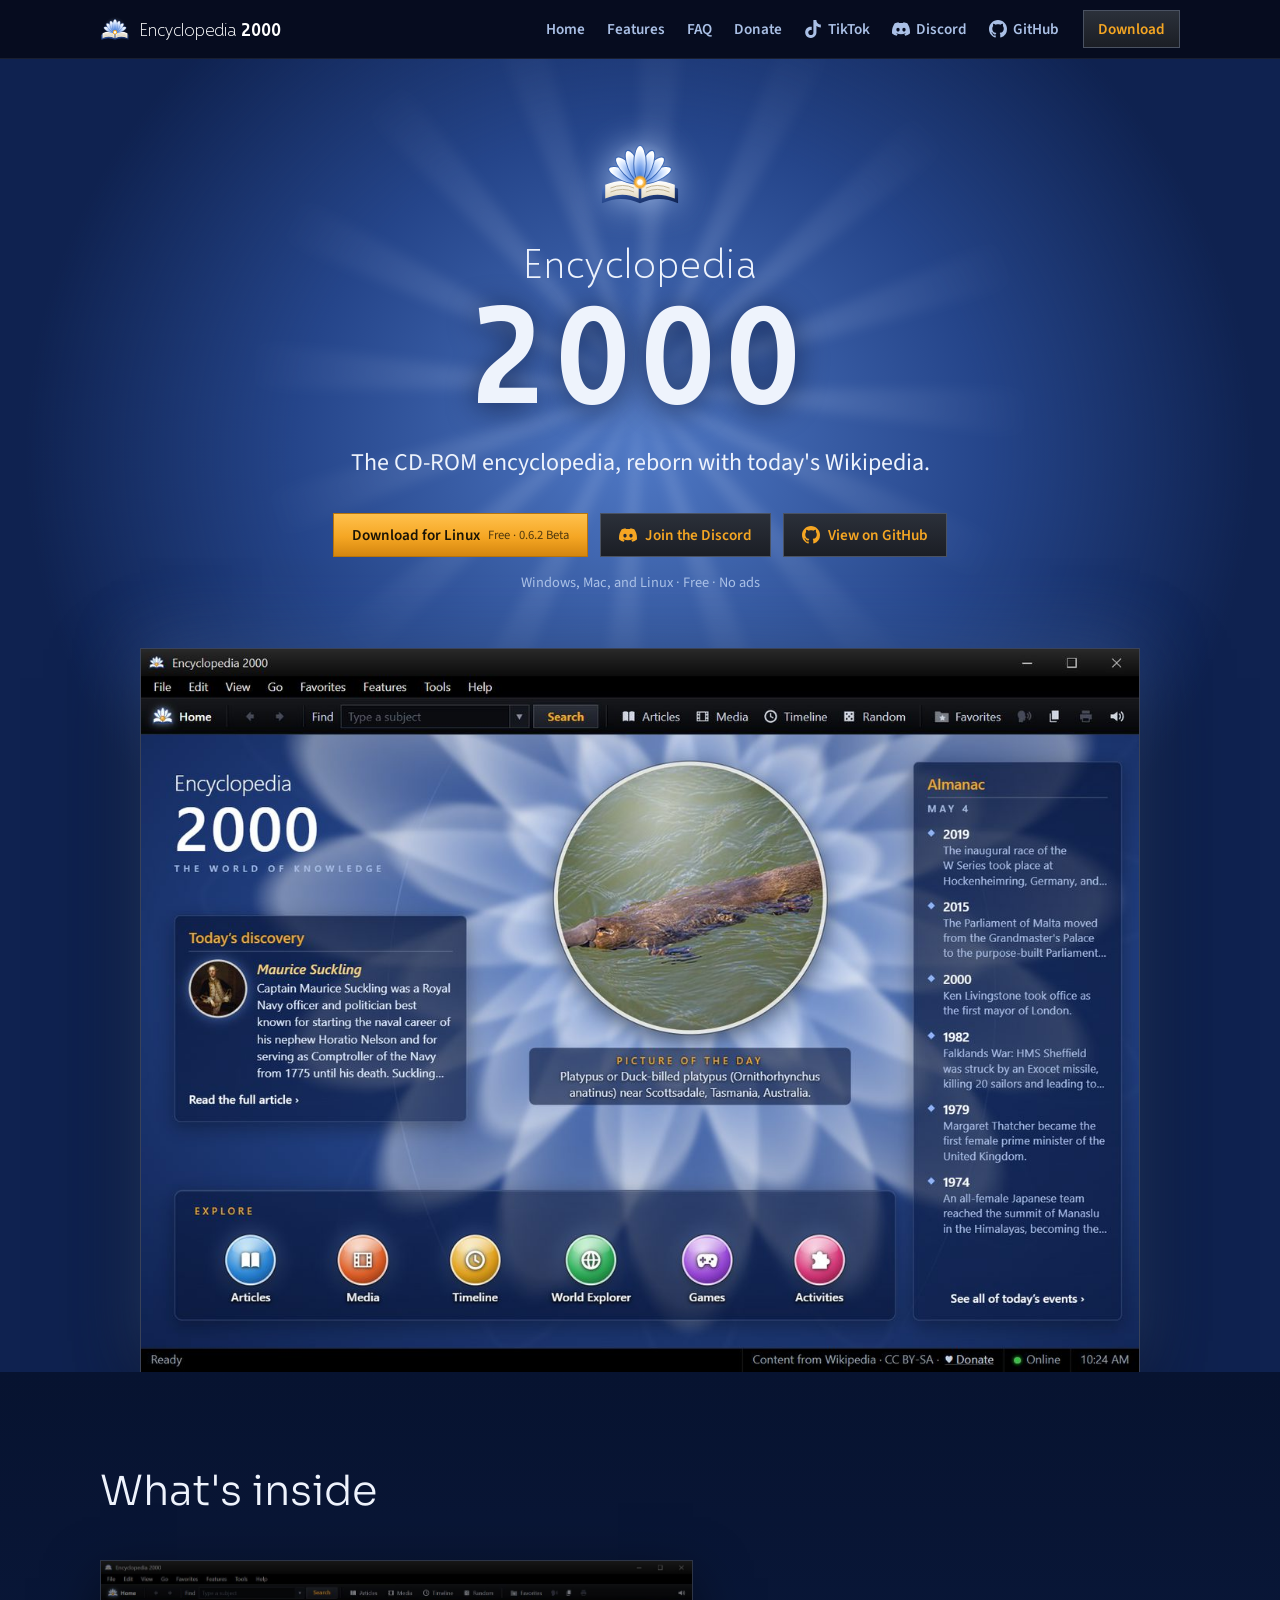
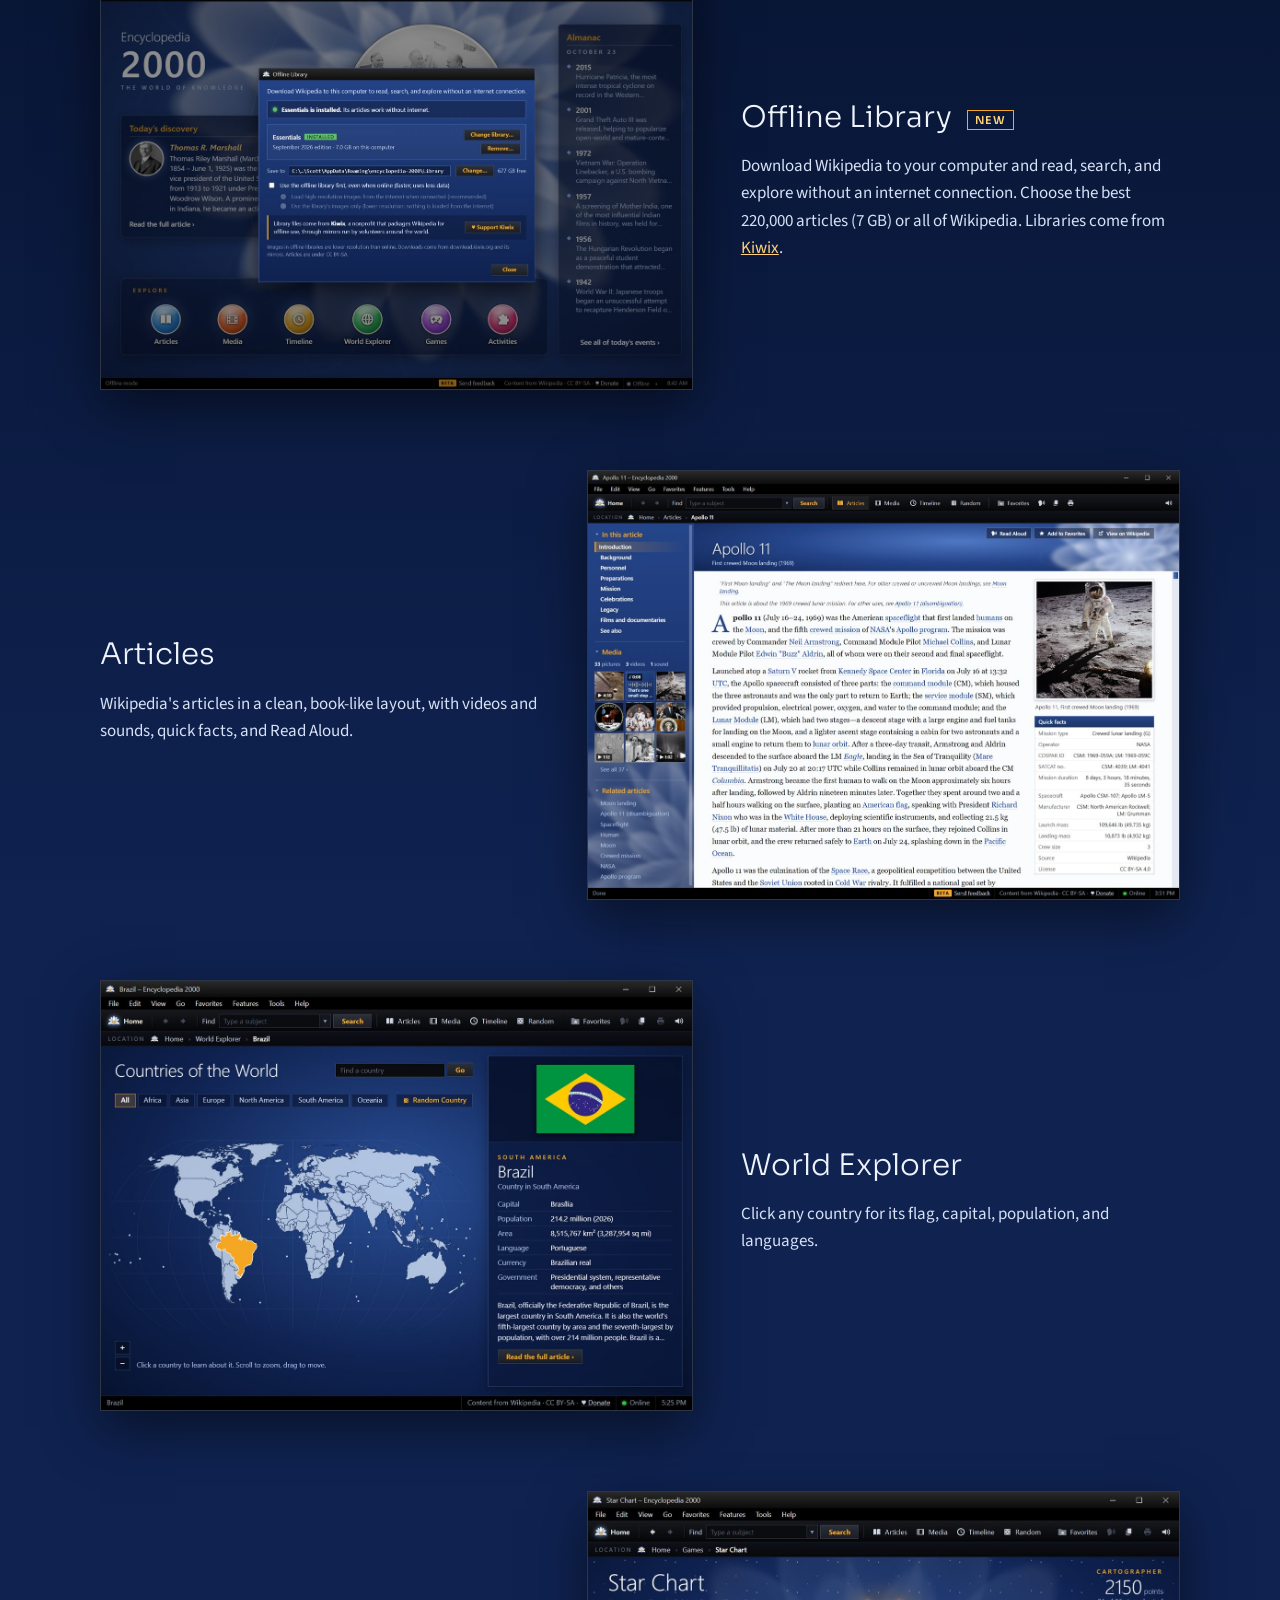
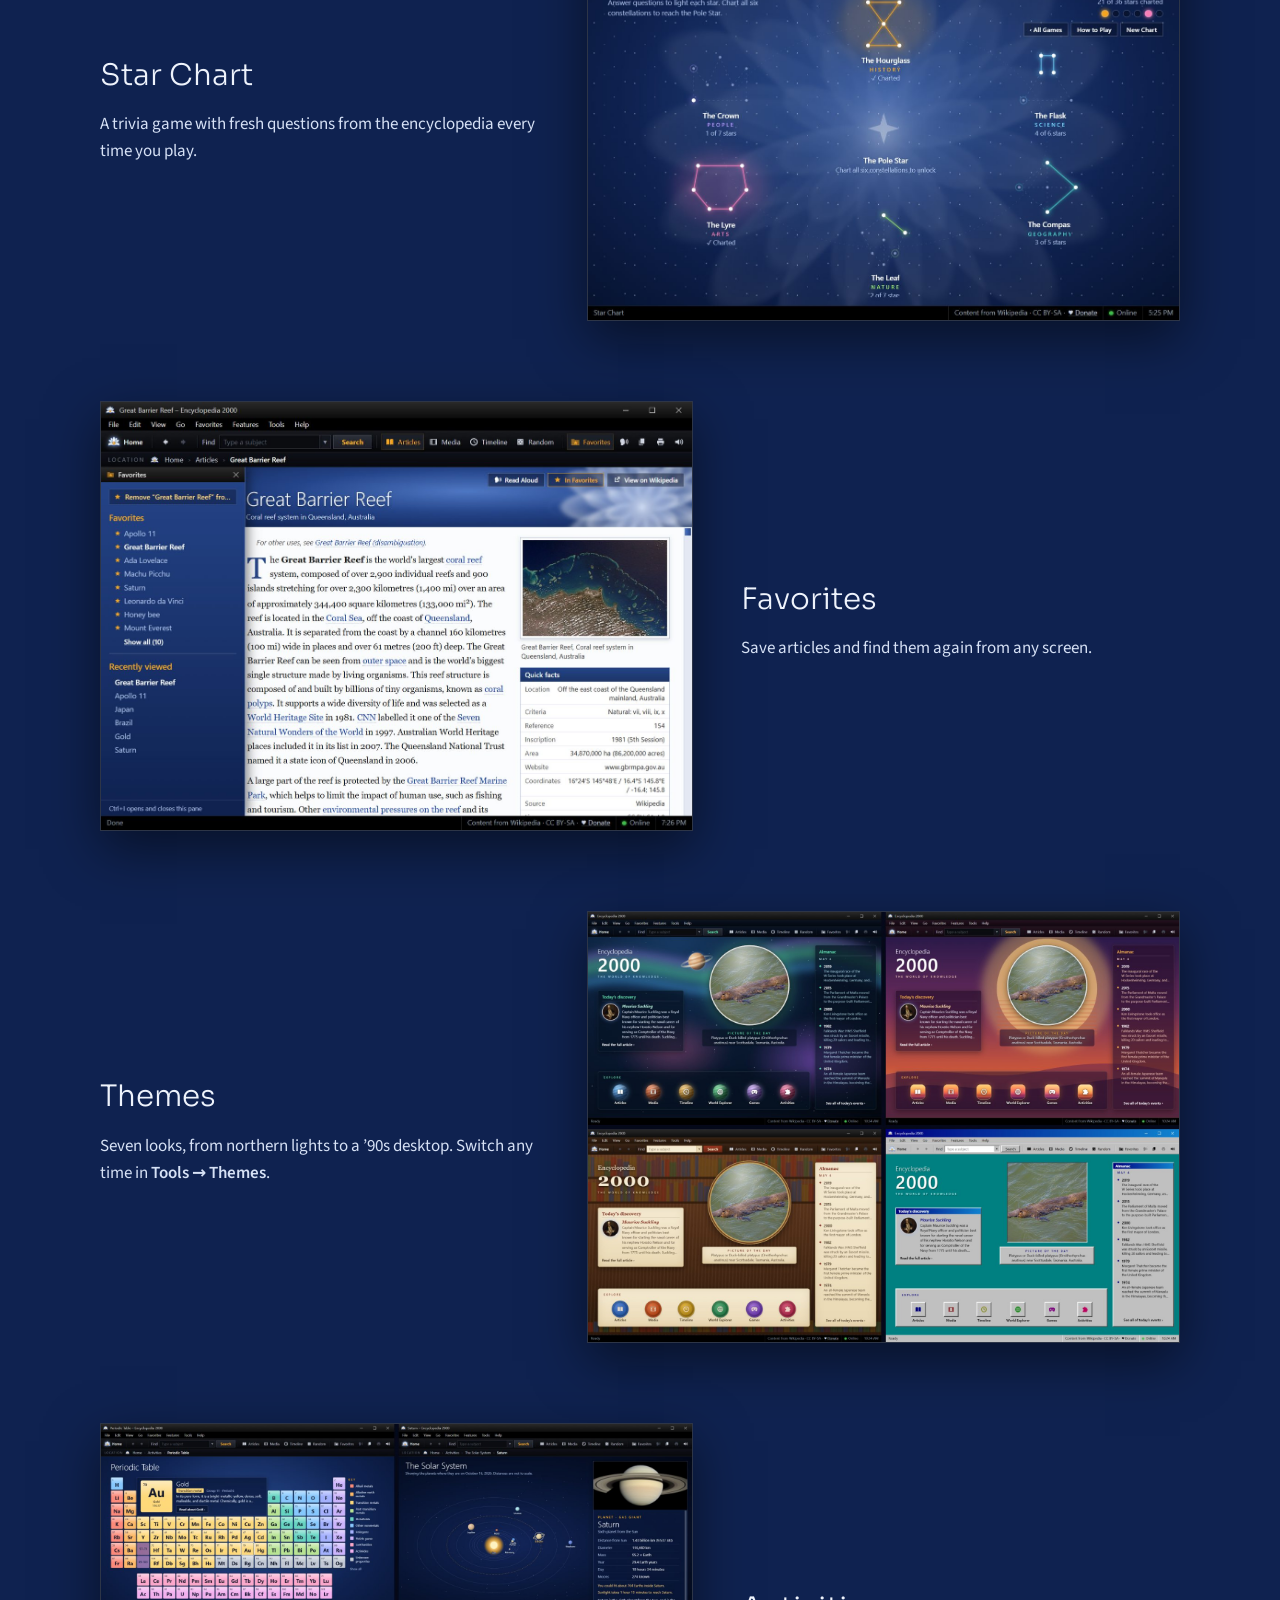
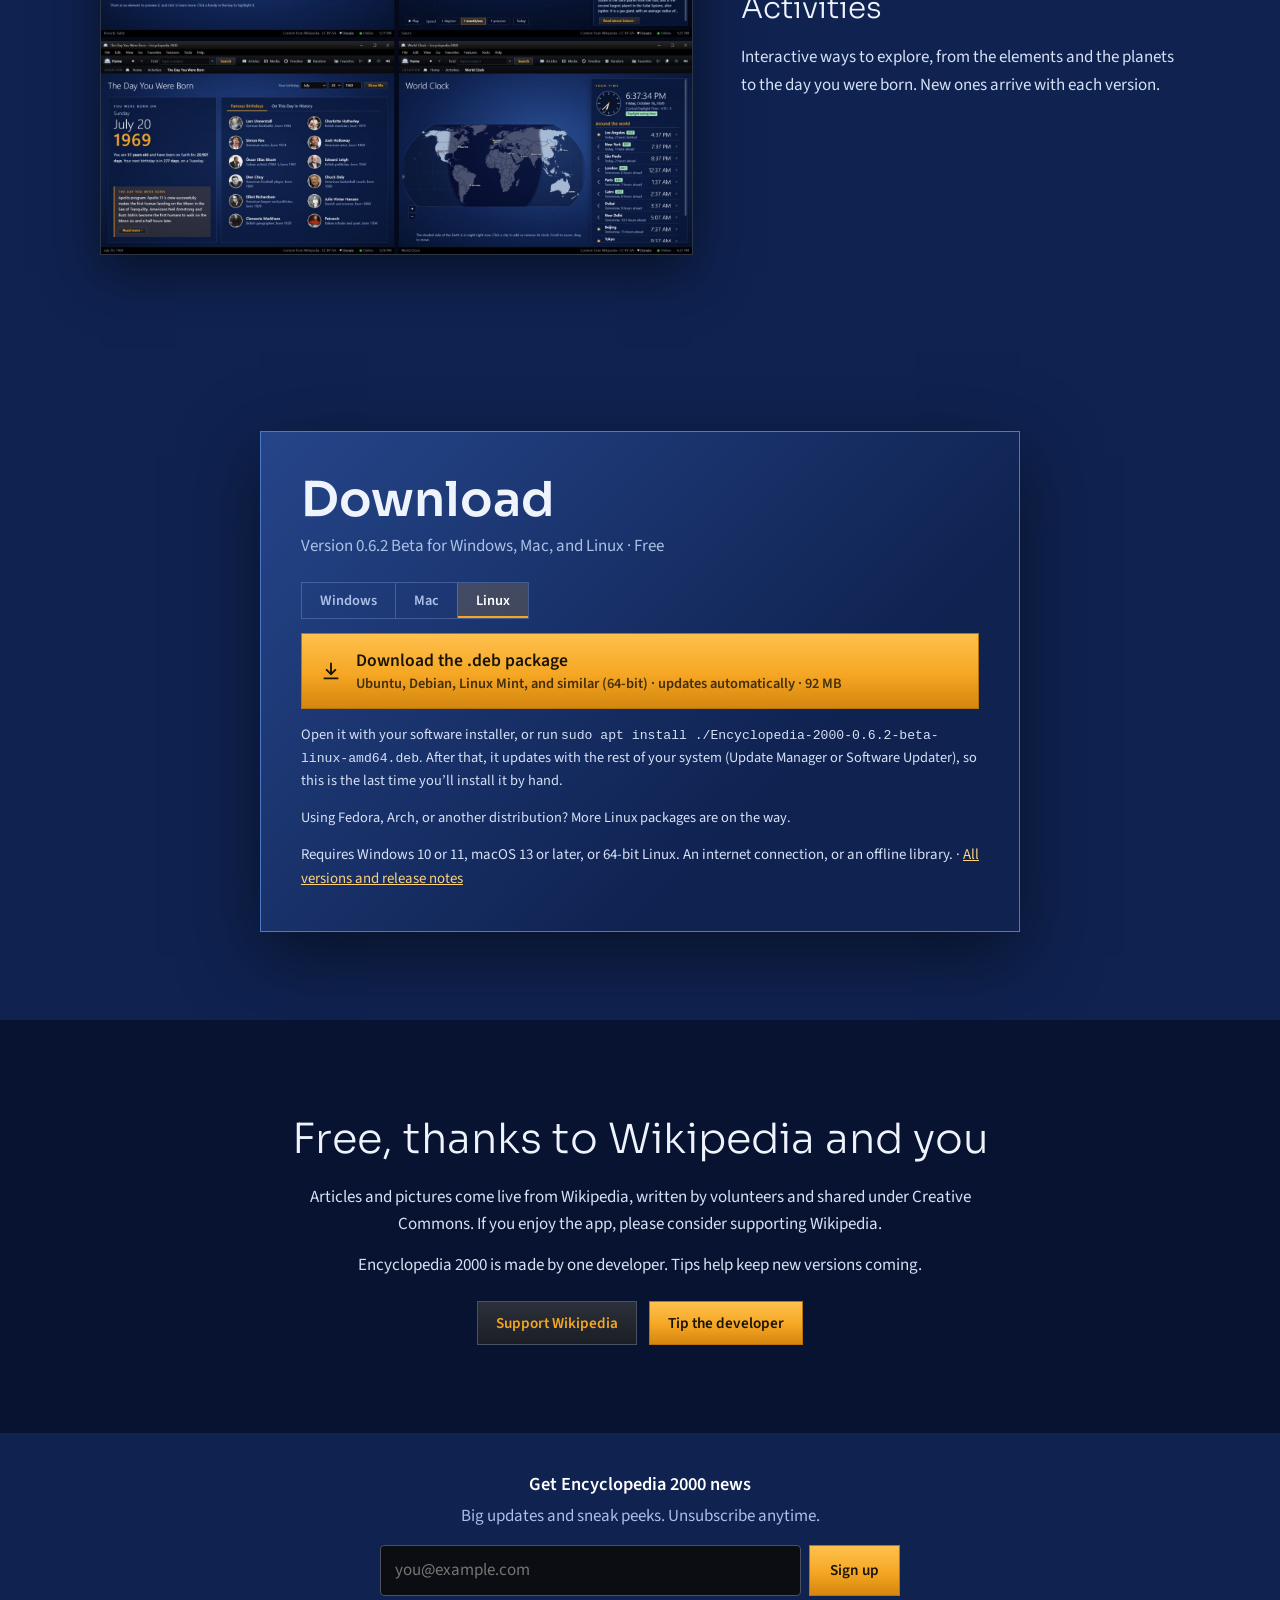
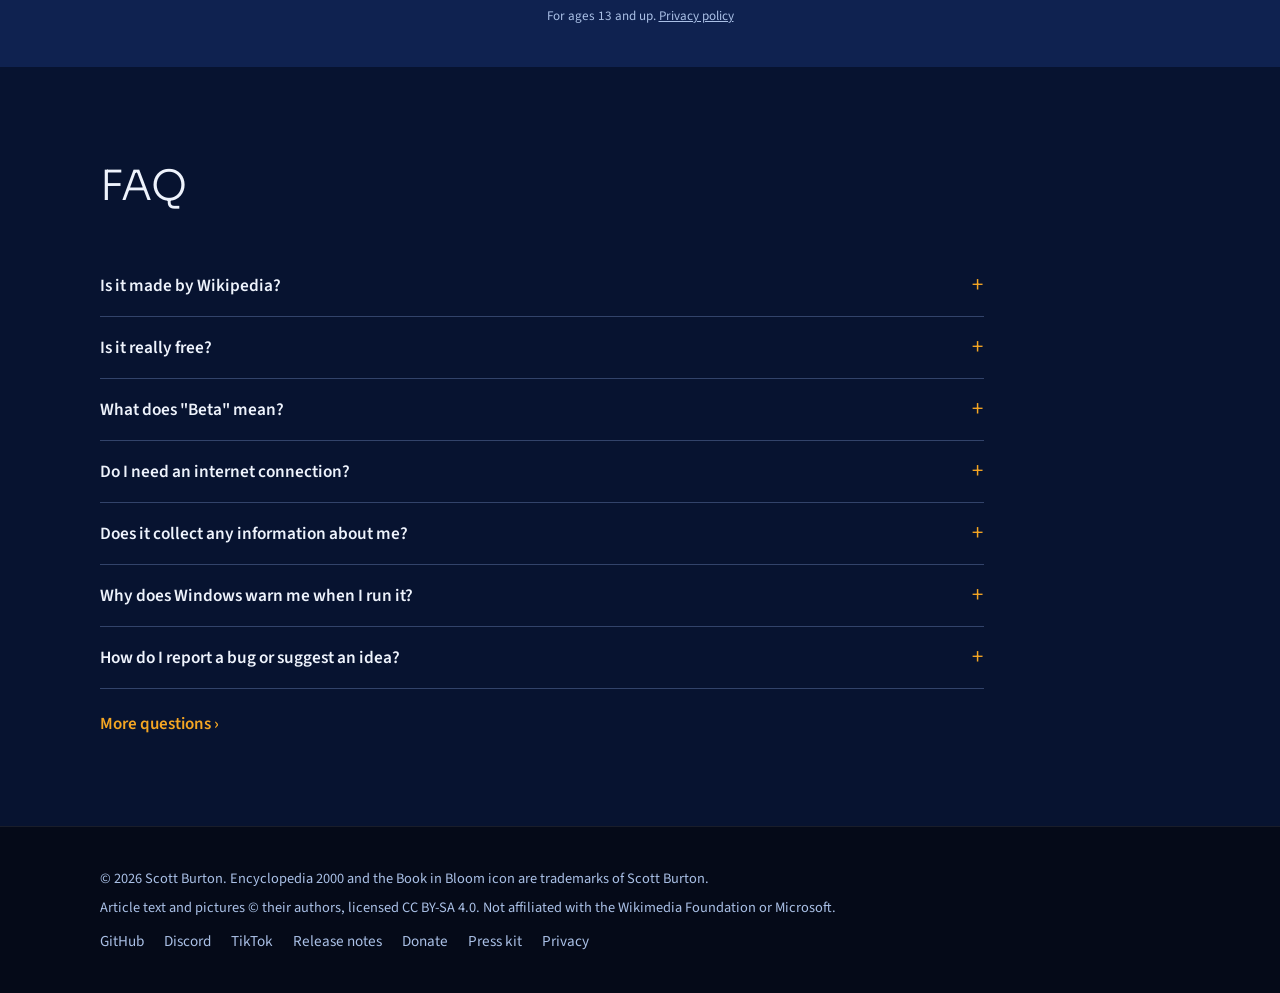
<file: index.html>
<!doctype html>
<html lang="en">
<head>
<meta charset="utf-8">
<meta name="viewport" content="width=device-width, initial-scale=1">
<link rel="canonical" href="https://encyclopedia2000.com/">
<title>Encyclopedia 2000 — a free desktop encyclopedia for Windows, Mac, and Linux</title>
<meta name="description" content="A free desktop encyclopedia for Windows, Mac, and Linux, inspired by the CD-ROM reference software of the early 2000s and powered by today's Wikipedia. Free, with no ads, accounts, or tracking in the app.">
<meta property="og:title" content="Encyclopedia 2000">
<meta property="og:description" content="A free desktop encyclopedia for Windows, Mac, and Linux, inspired by the CD-ROM reference software of the early 2000s and powered by today's Wikipedia.">
<meta property="og:image" content="https://encyclopedia2000.com/images/home.jpg">
<meta property="og:url" content="https://encyclopedia2000.com/">
<meta name="twitter:card" content="summary_large_image">
<link rel="icon" href="images/icon-small.svg" type="image/svg+xml">
<link rel="alternate icon" href="favicon.ico">
<link rel="stylesheet" href="site.css?v=14">
</head>
<body>

<header>
  <div class="wrap">
    <a class="brand" href="/"><img src="images/icon.svg" alt=""><span>Encyclopedia <b>2000</b></span></a>
    <nav aria-label="Sections">
      <a href="/">Home</a>
      <a href="#features">Features</a>
      <a href="#faq">FAQ</a>
      <a href="https://donate.encyclopedia2000.com">Donate</a>
      <a class="ghlink" href="https://www.tiktok.com/@encyclopedia2000" title="Encyclopedia 2000 on TikTok"><svg class="gh" viewBox="0 0 24 24" aria-hidden="true"><path d="M12.53.02C13.84 0 15.14.01 16.44 0c.08 1.53.63 3.09 1.75 4.17 1.12 1.11 2.7 1.62 4.24 1.79v4.03c-1.44-.05-2.89-.35-4.2-.97-.57-.26-1.1-.59-1.62-.93-.01 2.92.01 5.84-.02 8.75-.08 1.4-.54 2.79-1.35 3.94-1.31 1.92-3.58 3.17-5.91 3.21-1.43.08-2.86-.31-4.08-1.03-2.02-1.19-3.44-3.37-3.65-5.71-.02-.5-.03-1-.01-1.49.18-1.9 1.12-3.72 2.58-4.96 1.66-1.44 3.98-2.13 6.15-1.72.02 1.48-.04 2.96-.04 4.44-.99-.32-2.15-.23-3.02.37-.63.41-1.11 1.04-1.36 1.75-.21.51-.15 1.07-.14 1.61.24 1.64 1.82 3.02 3.5 2.87 1.12-.01 2.19-.66 2.77-1.61.19-.33.4-.67.41-1.06.1-1.79.06-3.57.07-5.36.01-4.03-.01-8.05.02-12.07z"/></svg>TikTok</a>
      <a class="ghlink" href="https://discord.encyclopedia2000.com" title="Join the Encyclopedia 2000 Discord"><svg class="gh" viewBox="0 0 24 24" aria-hidden="true"><path d="M20.317 4.3698a19.7913 19.7913 0 00-4.8851-1.5152.0741.0741 0 00-.0785.0371c-.211.3753-.4447.8648-.6083 1.2495-1.8447-.2762-3.68-.2762-5.4868 0-.1636-.3933-.4058-.8742-.6177-1.2495a.077.077 0 00-.0785-.037 19.7363 19.7363 0 00-4.8852 1.515.0699.0699 0 00-.0321.0277C.5334 9.0458-.319 13.5799.0992 18.0578a.0824.0824 0 00.0312.0561c2.0528 1.5076 4.0413 2.4228 5.9929 3.0294a.0777.0777 0 00.0842-.0276c.4616-.6304.8731-1.2952 1.226-1.9942a.076.076 0 00-.0416-.1057c-.6528-.2476-1.2743-.5495-1.8722-.8923a.077.077 0 01-.0076-.1277c.1258-.0943.2517-.1923.3718-.2914a.0743.0743 0 01.0776-.0105c3.9278 1.7933 8.18 1.7933 12.0614 0a.0739.0739 0 01.0785.0095c.1202.099.246.1981.3728.2924a.077.077 0 01-.0066.1276 12.2986 12.2986 0 01-1.873.8914.0766.0766 0 00-.0407.1067c.3604.698.7719 1.3628 1.225 1.9932a.076.076 0 00.0842.0286c1.961-.6067 3.9495-1.5219 6.0023-3.0294a.077.077 0 00.0313-.0552c.5004-5.177-.8382-9.6739-3.5485-13.6604a.061.061 0 00-.0312-.0286zM8.02 15.3312c-1.1825 0-2.1569-1.0857-2.1569-2.419 0-1.3332.9555-2.4189 2.157-2.4189 1.2108 0 2.1757 1.0952 2.1568 2.419 0 1.3332-.9555 2.4189-2.1569 2.4189zm7.9748 0c-1.1825 0-2.1569-1.0857-2.1569-2.419 0-1.3332.9554-2.4189 2.1569-2.4189 1.2108 0 2.1757 1.0952 2.1568 2.419 0 1.3332-.946 2.4189-2.1568 2.4189Z"/></svg>Discord</a>
      <a class="ghlink" href="https://github.com/sburton0/encyclopedia-2000" title="Encyclopedia 2000 on GitHub"><svg class="gh" viewBox="0 0 16 16" aria-hidden="true"><path d="M8 0C3.58 0 0 3.58 0 8c0 3.54 2.29 6.53 5.47 7.59.4.07.55-.17.55-.38 0-.19-.01-.82-.01-1.49-2.01.37-2.53-.49-2.69-.94-.09-.23-.48-.94-.82-1.13-.28-.15-.68-.52-.01-.53.63-.01 1.08.58 1.23.82.72 1.21 1.87.87 2.33.66.07-.52.28-.87.51-1.07-1.78-.2-3.64-.89-3.64-3.95 0-.87.31-1.59.82-2.15-.08-.2-.36-1.02.08-2.12 0 0 .67-.21 2.2.82.64-.18 1.32-.27 2-.27.68 0 1.36.09 2 .27 1.53-1.04 2.2-.82 2.2-.82.44 1.1.16 1.92.08 2.12.51.56.82 1.27.82 2.15 0 3.07-1.87 3.75-3.65 3.95.29.25.54.73.54 1.48 0 1.07-.01 1.93-.01 2.2 0 .21.15.46.55.38A8.013 8.013 0 0 0 16 8c0-4.42-3.58-8-8-8z"/></svg>GitHub</a>
    </nav>
    <a class="btn" href="#download">Download</a>
  </div>
</header>

<main id="top">
  <div class="hero">
    <div class="wrap">
      <img class="mark" src="images/icon.svg" alt="">
      <h1><span class="e">Encyclopedia</span><span class="y">2000</span></h1>
      <p class="lede">The CD-ROM encyclopedia, reborn with today's Wikipedia.</p>
      <div class="ctas">
        <a class="btn primary" href="#download" id="hero-dl"><span>Download <span id="hero-os">for Windows</span></span> <small>Free · 0.6.2 Beta</small></a>
        <a class="btn" href="https://discord.encyclopedia2000.com"><svg class="gh" viewBox="0 0 24 24" aria-hidden="true"><path d="M20.317 4.3698a19.7913 19.7913 0 00-4.8851-1.5152.0741.0741 0 00-.0785.0371c-.211.3753-.4447.8648-.6083 1.2495-1.8447-.2762-3.68-.2762-5.4868 0-.1636-.3933-.4058-.8742-.6177-1.2495a.077.077 0 00-.0785-.037 19.7363 19.7363 0 00-4.8852 1.515.0699.0699 0 00-.0321.0277C.5334 9.0458-.319 13.5799.0992 18.0578a.0824.0824 0 00.0312.0561c2.0528 1.5076 4.0413 2.4228 5.9929 3.0294a.0777.0777 0 00.0842-.0276c.4616-.6304.8731-1.2952 1.226-1.9942a.076.076 0 00-.0416-.1057c-.6528-.2476-1.2743-.5495-1.8722-.8923a.077.077 0 01-.0076-.1277c.1258-.0943.2517-.1923.3718-.2914a.0743.0743 0 01.0776-.0105c3.9278 1.7933 8.18 1.7933 12.0614 0a.0739.0739 0 01.0785.0095c.1202.099.246.1981.3728.2924a.077.077 0 01-.0066.1276 12.2986 12.2986 0 01-1.873.8914.0766.0766 0 00-.0407.1067c.3604.698.7719 1.3628 1.225 1.9932a.076.076 0 00.0842.0286c1.961-.6067 3.9495-1.5219 6.0023-3.0294a.077.077 0 00.0313-.0552c.5004-5.177-.8382-9.6739-3.5485-13.6604a.061.061 0 00-.0312-.0286zM8.02 15.3312c-1.1825 0-2.1569-1.0857-2.1569-2.419 0-1.3332.9555-2.4189 2.157-2.4189 1.2108 0 2.1757 1.0952 2.1568 2.419 0 1.3332-.9555 2.4189-2.1569 2.4189zm7.9748 0c-1.1825 0-2.1569-1.0857-2.1569-2.419 0-1.3332.9554-2.4189 2.1569-2.4189 1.2108 0 2.1757 1.0952 2.1568 2.419 0 1.3332-.946 2.4189-2.1568 2.4189Z"/></svg>Join the Discord</a>
        <a class="btn" href="https://github.com/sburton0/encyclopedia-2000"><svg class="gh" viewBox="0 0 16 16" aria-hidden="true"><path d="M8 0C3.58 0 0 3.58 0 8c0 3.54 2.29 6.53 5.47 7.59.4.07.55-.17.55-.38 0-.19-.01-.82-.01-1.49-2.01.37-2.53-.49-2.69-.94-.09-.23-.48-.94-.82-1.13-.28-.15-.68-.52-.01-.53.63-.01 1.08.58 1.23.82.72 1.21 1.87.87 2.33.66.07-.52.28-.87.51-1.07-1.78-.2-3.64-.89-3.64-3.95 0-.87.31-1.59.82-2.15-.08-.2-.36-1.02.08-2.12 0 0 .67-.21 2.2.82.64-.18 1.32-.27 2-.27.68 0 1.36.09 2 .27 1.53-1.04 2.2-.82 2.2-.82.44 1.1.16 1.92.08 2.12.51.56.82 1.27.82 2.15 0 3.07-1.87 3.75-3.65 3.95.29.25.54.73.54 1.48 0 1.07-.01 1.93-.01 2.2 0 .21.15.46.55.38A8.013 8.013 0 0 0 16 8c0-4.42-3.58-8-8-8z"/></svg>View on GitHub</a>
      </div>
      <p class="meta">Windows, Mac, and Linux · Free · No ads</p>
      <div class="frame"><img src="images/home.jpg" alt="The Encyclopedia 2000 Home screen, with the Picture of the Day, today's featured article, an almanac of events from this date, and the Explore shelf" width="1283" height="930"></div>
    </div>
  </div>

  <section class="features" id="features">
    <div class="wrap">
      <div class="head">
        <h2>What's inside</h2>
      </div>

      <div class="row">
        <button class="shot" data-cap="The Offline Library: download Wikipedia, then read and search it without an internet connection."><img src="images/offline-library.jpg" alt="The Offline Library window with the Essentials library installed, over the Home screen in Offline mode" loading="lazy" width="1283" height="930"></button>
        <div>
          <h3>Offline Library <span class="new">New</span></h3>
          <p>Download Wikipedia to your computer and read, search, and explore without an internet connection. Choose the best 220,000 articles (7&nbsp;GB) or all of Wikipedia. Libraries come from <a href="https://kiwix.org">Kiwix</a>.</p>
        </div>
      </div>

      <div class="row flip">
        <button class="shot" data-cap="Articles open with a contents rail, a Media box of pictures, videos, and sounds, and quick facts."><img src="images/article.jpg" alt="The Apollo 11 article" loading="lazy" width="1283" height="930"></button>
        <div>
          <h3>Articles</h3>
          <p>Wikipedia's articles in a clean, book-like layout, with videos and sounds, quick facts, and Read Aloud.</p>
        </div>
      </div>

      <div class="row">
        <button class="shot" data-cap="World Explorer: 237 countries and territories, with facts live from Wikidata."><img src="images/world-explorer.jpg" alt="World Explorer with Brazil selected" loading="lazy" width="1283" height="930"></button>
        <div>
          <h3>World Explorer</h3>
          <p>Click any country for its flag, capital, population, and languages.</p>
        </div>
      </div>

      <div class="row flip">
        <button class="shot" data-cap="Star Chart: light the stars of six constellations by answering questions."><img src="images/star-chart.jpg" alt="The Star Chart game, partly charted" loading="lazy" width="1283" height="930"></button>
        <div>
          <h3>Star Chart</h3>
          <p>A trivia game with fresh questions from the encyclopedia every time you play.</p>
        </div>
      </div>

      <div class="row">
        <button class="shot" data-cap="Favorites open in a pane over any screen."><img src="images/favorites.jpg" alt="The Favorites pane open over the Great Barrier Reef article" loading="lazy" width="1283" height="930"></button>
        <div>
          <h3>Favorites</h3>
          <p>Save articles and find them again from any screen.</p>
        </div>
      </div>

      <div class="row flip">
        <button class="shot" data-cap="Four of the seven themes: Aurora, Sunset, Library, and Classic Gray."><img src="images/themes-grid.jpg" alt="The Home screen in four themes: Aurora, Sunset, Library, and Classic Gray" loading="lazy" width="1600" height="1164"></button>
        <div>
          <h3>Themes</h3>
          <p>Seven looks, from northern lights to a ’90s desktop. Switch any time in <b>Tools → Themes</b>.</p>
        </div>
      </div>

      <div class="row">
        <button class="shot" data-cap="Activities: the Periodic Table, the Solar System, The Day You Were Born, and the World Clock."><img src="images/activities-grid.jpg" alt="Four activities: the Periodic Table, the Solar System, The Day You Were Born, and the World Clock" loading="lazy" width="1600" height="1164"></button>
        <div>
          <h3>Activities</h3>
          <p>Interactive ways to explore, from the elements and the planets to the day you were born. New ones arrive with each version.</p>
        </div>
      </div>
    </div>
  </section>

  <section id="download">
    <div class="wrap">
      <div class="box single">
        <div>
          <h2 class="big">Download</h2>
          <p class="sub">Version 0.6.2 Beta for Windows, Mac, and Linux · Free</p>
          <div class="topc on-phone">
            <p>Encyclopedia 2000 runs on computers. Send yourself the link to download it later.</p>
            <div class="dl">
              <button type="button" class="btn primary" id="send-self"><svg viewBox="0 0 24 24" aria-hidden="true"><path d="M12 2l4.5 4.5-1.4 1.4L13 5.8V15h-2V5.8L8.9 7.9 7.5 6.5zM5 11h3v2H6v7h12v-7h-2v-2h3a1 1 0 0 1 1 1v9a1 1 0 0 1-1 1H5a1 1 0 0 1-1-1v-9a1 1 0 0 1 1-1z"/></svg><div><b>Send to myself</b><span>By email, text, or a notes app</span></div></button>
              <button type="button" class="btn" id="copy-link"><svg viewBox="0 0 24 24" aria-hidden="true"><path d="M8 3h11a1 1 0 0 1 1 1v13h-2V5H8zM4 7h11a1 1 0 0 1 1 1v12a1 1 0 0 1-1 1H4a1 1 0 0 1-1-1V8a1 1 0 0 1 1-1zm1 2v10h9V9z"/></svg><div><b id="copy-label">Copy link</b><span>encyclopedia2000.com</span></div></button>
            </div>
            <button type="button" class="more-dl" id="dl-anyway" aria-expanded="false">Download the files anyway ›</button>

          </div>
          <div class="on-pc">
            <p class="note on-phone phone-warn">These files run on a computer, not a phone or tablet.</p>
            <div class="os-tabs" role="tablist" aria-label="Choose your computer">
              <button type="button" role="tab" data-os="win">Windows</button>
              <button type="button" role="tab" data-os="mac">Mac</button>
              <button type="button" role="tab" data-os="linux">Linux</button>
            </div>
            <div class="dl" data-os="win">
              <a class="btn primary" href="https://github.com/sburton0/encyclopedia-2000/releases/download/v0.6.2-beta/Encyclopedia-2000-Installer-0.6.2-beta.exe"><svg viewBox="0 0 24 24" aria-hidden="true"><path d="M11 3h2v10.2l3.6-3.6 1.4 1.4-6 6-6-6 1.4-1.4 3.6 3.6zM4 19h16v2H4z"/></svg><div><b>Download the installer</b><span>Recommended · updates automatically · 120 MB</span></div></a>
              <a class="btn" href="https://github.com/sburton0/encyclopedia-2000/releases/download/v0.6.2-beta/Encyclopedia-2000-Portable-0.6.2-beta.exe"><svg viewBox="0 0 24 24" aria-hidden="true"><path d="M11 3h2v10.2l3.6-3.6 1.4 1.4-6 6-6-6 1.4-1.4 3.6 3.6zM4 19h16v2H4z"/></svg><div><b>Download the portable version</b><span>No installation needed · 110 MB</span></div></a>
            </div>
            <div class="dl" data-os="mac" hidden>
              <a class="btn primary" href="https://github.com/sburton0/encyclopedia-2000/releases/download/v0.6.2-beta/Encyclopedia-2000-0.6.2-beta.dmg"><svg viewBox="0 0 24 24" aria-hidden="true"><path d="M11 3h2v10.2l3.6-3.6 1.4 1.4-6 6-6-6 1.4-1.4 3.6 3.6zM4 19h16v2H4z"/></svg><div><b>Download for Mac</b><span>Apple Silicon and Intel · updates automatically · 227 MB</span></div></a>
              <p class="note">Open the file and drag Encyclopedia 2000 to Applications. Have version 0.4.1 or 0.4.2? Download 0.5 here once (those versions can’t update themselves); updates are automatic again from 0.5 on.</p>
            </div>
            <div class="dl" data-os="linux" hidden>
              <a class="btn primary" href="https://github.com/sburton0/encyclopedia-2000/releases/download/v0.6.2-beta/Encyclopedia-2000-0.6.2-beta-linux-amd64.deb"><svg viewBox="0 0 24 24" aria-hidden="true"><path d="M11 3h2v10.2l3.6-3.6 1.4 1.4-6 6-6-6 1.4-1.4 3.6 3.6zM4 19h16v2H4z"/></svg><div><b>Download the .deb package</b><span>Ubuntu, Debian, Linux Mint, and similar (64-bit) · updates automatically · 92 MB</span></div></a>
              <p class="note">Open it with your software installer, or run <code>sudo apt install ./Encyclopedia-2000-0.6.2-beta-linux-amd64.deb</code>. After that, it updates with the rest of your system (Update Manager or Software Updater), so this is the last time you’ll install it by hand.</p>
              <p class="note">Using Fedora, Arch, or another distribution? More Linux packages are on the way.</p>
            </div>
            <p class="note">Requires Windows 10 or 11, macOS 13 or later, or 64-bit Linux. An internet connection, or an offline library. · <a href="https://github.com/sburton0/encyclopedia-2000/releases">All versions and release notes</a></p>
          </div>
        </div>
      </div>
    </div>
  </section>

  <section class="wiki single" id="wikipedia">
    <div class="wrap">
      <div class="copy">
        <h2>Free, thanks to Wikipedia and you</h2>
        <p>Articles and pictures come live from Wikipedia, written by volunteers and shared under Creative Commons. If you enjoy the app, please consider supporting Wikipedia.</p>
        <p>Encyclopedia 2000 is made by one developer. Tips help keep new versions coming.</p>
        <div class="tipbtns"><a class="btn" href="https://donate.wikimedia.org/">Support Wikipedia</a> <a class="btn primary" href="https://donate.encyclopedia2000.com">Tip the developer</a></div>
      </div>
    </div>
  </section>

  <section id="next">
    <div class="wrap">
      <div class="news">
        <h3>Get Encyclopedia 2000 news</h3>
        <p>Big updates and sneak peeks. Unsubscribe anytime.</p>
        <form action="https://app.kit.com/forms/10096530/subscriptions" method="post" novalidate>
          <input type="hidden" name="fields[beta_news]" value="yes">
          <input type="email" name="email_address" required placeholder="you@example.com" aria-label="Email address" autocomplete="email" aria-describedby="news-err">
          <button class="btn primary" type="submit">Sign up</button>
        </form>
        <p class="err" id="news-err" role="alert" hidden></p>
        <p class="fine">For ages 13 and up. <a href="/privacy/#signup">Privacy policy</a></p>
      </div>
    </div>
  </section>

  <section id="faq" class="wiki">
    <div class="wrap" style="display:block">
      <div class="head"><h2>FAQ</h2></div>
      <div class="faq">
        <details><summary>Is it made by Wikipedia?</summary><p>No. Encyclopedia 2000 is an independent project by one developer. It isn't affiliated with or endorsed by Wikipedia or the Wikimedia Foundation; it shows Wikipedia's freely licensed articles and credits them. To support Wikipedia itself, <a href="https://donate.wikimedia.org/">donate to the Wikimedia Foundation</a>.</p></details>
        <details><summary>Is it really free?</summary><p>Yes. No ads, purchases, subscriptions, or accounts. If you'd like to help, you can <a href="https://donate.wikimedia.org/">donate to Wikipedia</a> or <a href="https://donate.encyclopedia2000.com">tip the developer</a>.</p></details>
        <details><summary>What does "Beta" mean?</summary><p>Encyclopedia 2000 is still being built. New features arrive often, and you may run into the occasional rough edge. On Windows and Mac, updates download and install by themselves. If something isn't working, use <b>Help → Send Feedback</b> in the app.</p></details>
        <details><summary>Do I need an internet connection?</summary><p>Not if you download an offline library. Normally, articles and pictures come live from Wikipedia. In <b>Tools → Offline Library</b> you can download Wikipedia to your computer (the best 220,000 articles in 7 GB, or all of it) and read, search, and explore without the internet. Videos, sounds, and a few live features still need a connection.</p></details>
        <details><summary>Does it collect any information about me?</summary><p>No. Your favorites and settings stay on your computer. Read the <a href="/privacy/">privacy policy</a>.</p></details>
        <details><summary>Why does Windows warn me when I run it?</summary><p>Windows SmartScreen warns about apps it hasn't seen many people download yet, which happens with each new version for its first days. Encyclopedia 2000 is signed by its publisher. If you see "Windows protected your PC", click <b>More info → Run anyway</b>; your browser may also ask you to keep the download. The warning goes away as more people download the new version.</p></details>
        <details><summary>How do I report a bug or suggest an idea?</summary><p>Use <b>Help → Send Feedback</b> in the app, join the <a href="https://discord.encyclopedia2000.com">Discord</a>, or use the <a href="https://docs.google.com/forms/d/e/1FAIpQLSfCzlaWDSgLJfiaTmDzbbJ9dW2yQLKUjwxtbEqByurrhiARYg/viewform">feedback form</a>.</p></details>
      </div>
      <p class="morefaq"><a href="/faq/">More questions ›</a></p>
    </div>
  </section>
</main>

<footer>
  <div class="wrap">
    <div>
      <p>© 2026 Scott Burton. Encyclopedia 2000 and the Book in Bloom icon are trademarks of Scott Burton.</p>
      <p>Article text and pictures © their authors, licensed CC BY-SA 4.0. Not affiliated with the Wikimedia Foundation or Microsoft.</p>
    </div>
    <nav aria-label="More">
      <a href="https://github.com/sburton0/encyclopedia-2000">GitHub</a>
      <a href="https://discord.encyclopedia2000.com">Discord</a>
      <a href="https://www.tiktok.com/@encyclopedia2000">TikTok</a>
      <a href="https://github.com/sburton0/encyclopedia-2000/releases">Release notes</a>
      <a href="https://donate.encyclopedia2000.com">Donate</a>
      <a href="/press/">Press kit</a>
      <a href="/privacy/">Privacy</a>
    </nav>
  </div>
</footer>

<dialog id="lb" aria-label="Screenshot">
  <button type="button" id="lb-x" aria-label="Close">×</button>
  <img id="lb-img" alt="">
  <p id="lb-cap"></p>
</dialog>

<script>
  // Phones and tablets can't run the app, so show a way to send the download link to yourself instead.
  // Everything happens on the visitor's device; nothing is sent to this site.
  const isPhone = /Android|iPhone|iPad|iPod/i.test(navigator.userAgent) || (navigator.platform === 'MacIntel' && navigator.maxTouchPoints > 1);
  if (isPhone) document.documentElement.classList.add('phone');
  const LINK = 'https://encyclopedia2000.com/#download';
  const MESSAGE = 'Download Encyclopedia 2000 on my computer: ' + LINK;
  document.getElementById('send-self').addEventListener('click', async () => {
    if (navigator.share) {
      try { await navigator.share({ title: 'Encyclopedia 2000', text: 'Download Encyclopedia 2000 on my computer', url: LINK }); return; }
      catch (e) { if (e.name === 'AbortError') return; }
    }
    location.href = 'mailto:?subject=' + encodeURIComponent('Encyclopedia 2000 for my computer') + '&body=' + encodeURIComponent(MESSAGE);
  });
  document.getElementById('copy-link').addEventListener('click', async () => {
    const label = document.getElementById('copy-label');
    try { await navigator.clipboard.writeText(LINK); label.textContent = 'Copied!'; }
    catch { label.textContent = 'encyclopedia2000.com'; }
    setTimeout(() => { label.textContent = 'Copy link'; }, 2500);
  });

  // Show the download for the visitor's computer first; the tabs switch to the others.
  const OS_NAMES = { win: 'Windows', mac: 'Mac', linux: 'Linux' };
  const guess = /Mac/i.test(navigator.platform || navigator.userAgent) ? 'mac' : /Linux|X11|CrOS/i.test(navigator.userAgent) && !/Android/i.test(navigator.userAgent) ? 'linux' : 'win';
  const showOS = (os) => {
    document.querySelectorAll('.os-tabs button').forEach((b) => b.setAttribute('aria-selected', b.dataset.os === os));
    document.querySelectorAll('.dl[data-os]').forEach((d) => { d.hidden = d.dataset.os !== os; });
  };
  document.querySelectorAll('.os-tabs button').forEach((b) => b.addEventListener('click', () => showOS(b.dataset.os)));
  showOS(guess);
  document.getElementById('hero-os').textContent = 'for ' + OS_NAMES[guess];
  // Phones can't run the app, so the top button leads to the "send the link to your computer" panel instead.
  if (isPhone) document.querySelector('#hero-dl > span').textContent = 'Get it for your computer';

  // On a phone, the downloads are tucked away; "Download the files anyway" shows them (to save to a cloud drive, say).
  document.getElementById('dl-anyway').addEventListener('click', (e) => {
    document.documentElement.classList.add('show-dl');
    e.currentTarget.setAttribute('aria-expanded', 'true');
  });

  // Click any screenshot to see it full size.
  const lb = document.getElementById('lb');
  document.querySelectorAll('.shot').forEach((b) => b.addEventListener('click', () => {
    const img = b.querySelector('img');
    document.getElementById('lb-img').src = img.src;
    document.getElementById('lb-img').alt = img.alt;
    document.getElementById('lb-cap').textContent = b.dataset.cap || img.alt;
    if (lb.showModal) lb.showModal();
  }));
  document.getElementById('lb-x').addEventListener('click', () => lb.close());
  lb.addEventListener('click', (e) => { if (e.target === lb) lb.close(); });
  // News sign-up: check the address before sending it to Kit, as on the beta page: something@, then a domain with a
  // dot and an ending (gmail.com).
  const news = document.querySelector('.news form'), newsEmail = news.elements.email_address, newsErr = document.getElementById('news-err');
  const showNewsErr = (msg) => { newsErr.textContent = msg; newsErr.hidden = !msg; newsEmail.setAttribute('aria-invalid', msg ? 'true' : 'false'); };
  news.addEventListener('submit', (e) => {
    newsEmail.value = newsEmail.value.trim();
    const msg = !newsEmail.value ? 'Please enter your email address.'
      : /^[^\s@]+@([a-z0-9-]+\.)+[a-z]{2,}$/i.test(newsEmail.value) ? '' : 'Please enter a valid email address.';
    showNewsErr(msg);
    if (msg) { e.preventDefault(); newsEmail.focus(); }
  });
  newsEmail.addEventListener('input', () => { if (!newsErr.hidden) showNewsErr(''); });
</script>
</body>
</html>
</file>
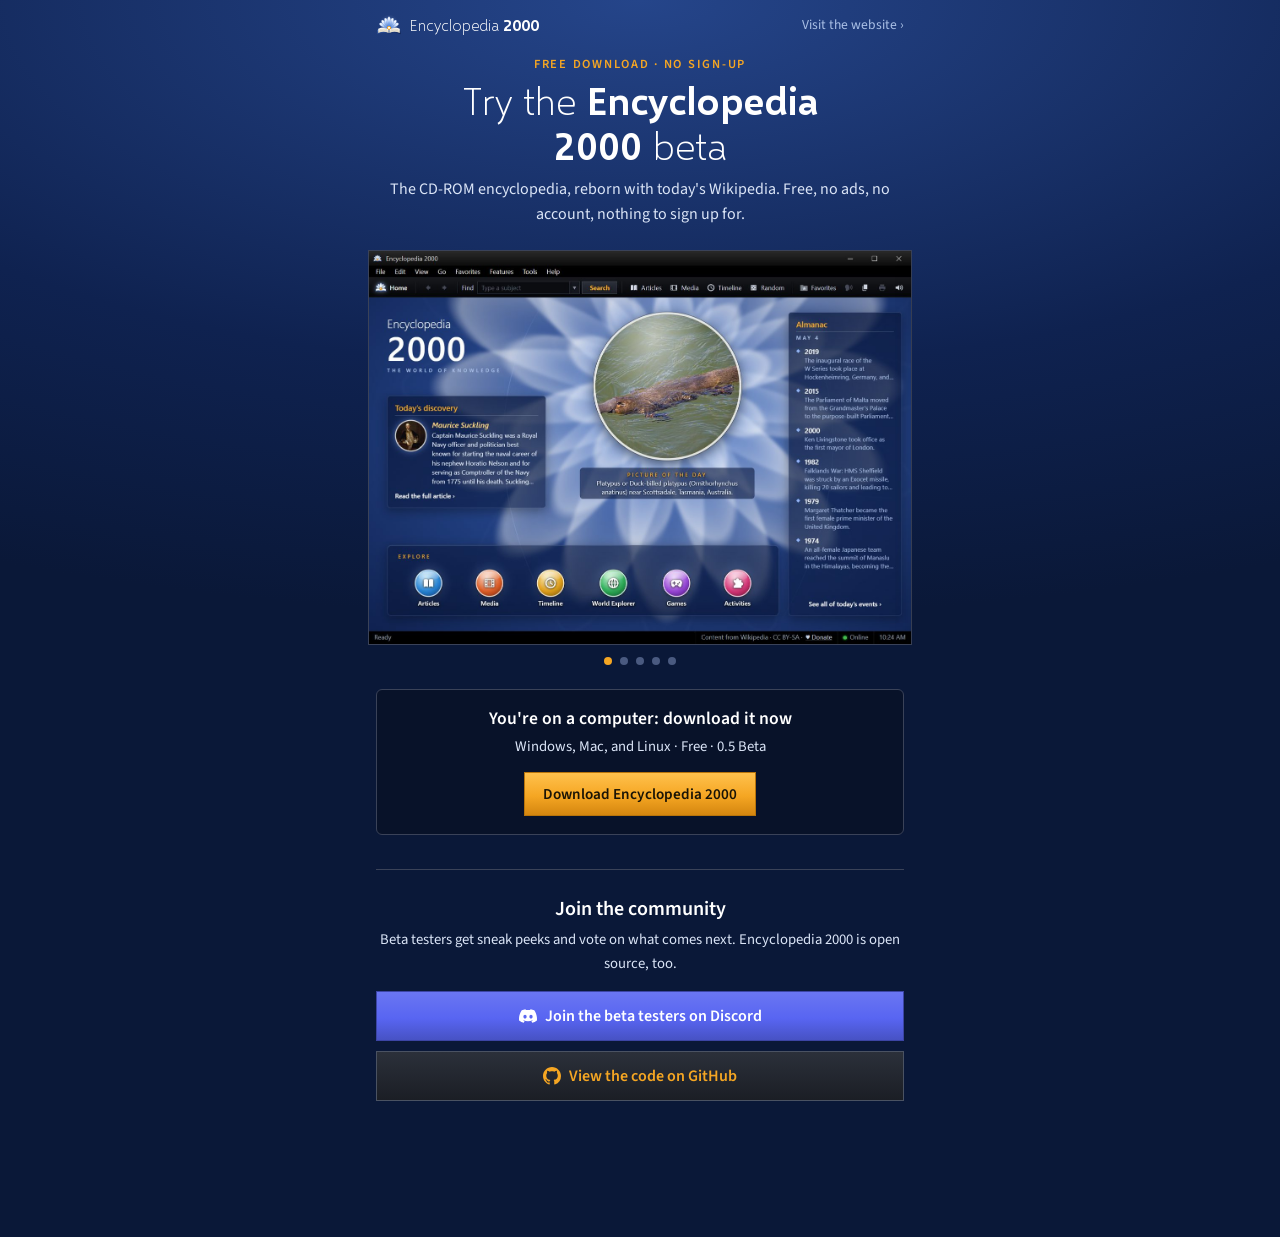
<file: beta-signup/index.html>
<!doctype html>
<html lang="en">
<head>
<meta charset="utf-8">
<meta name="viewport" content="width=device-width, initial-scale=1">
<!-- The TikTok landing page: shared only from TikTok, not linked from the site, and kept out of search results.
     Built for phones: the screenshot and the sign-up come first. -->
<meta name="robots" content="noindex, nofollow">
<title>Join the Encyclopedia 2000 beta</title>
<meta name="description" content="Join the Encyclopedia 2000 beta: a free desktop encyclopedia for Windows, Mac, and Linux.">
<link rel="icon" href="../images/icon-small.svg" type="image/svg+xml">
<link rel="alternate icon" href="../favicon.ico">
<link rel="stylesheet" href="../site.css?v=14">
<style>
  body { background: radial-gradient(120% 50% at 50% 0%, #25458a, #0f2250 60%, #0a1838); min-height: 100vh; }
  .top { display: flex; align-items: center; justify-content: space-between; max-width: 560px; margin: 0 auto; padding: 12px 16px; }
  .top .brand { display: flex; align-items: center; gap: 8px; font: 300 1rem/1 var(--wordmark); color: #fff; text-decoration: none; }
  .top .brand img { width: 26px; height: 26px; }
  .top .brand b { font-weight: 600; }
  .top .site { font-size: .85rem; color: var(--sky); text-decoration: none; }
  .top .site:hover { color: var(--orange); }
  .join { max-width: 560px; margin: 0 auto; padding: 8px 16px 48px; text-align: center; }
  .join .kicker { font: 600 .78rem/1 var(--body); letter-spacing: .14em; text-transform: uppercase; color: var(--orange); }
  .join h1 { margin-top: 8px; font: 300 clamp(1.8rem, 7.5vw, 2.4rem)/1.15 var(--wordmark); color: #fff; }
  .join h1 b { font-weight: 600; }
  .join .sub { margin-top: 10px; font-size: 1rem; color: #dbe5f7; }
  /* Screenshots of the full app window, as wide as the phone allows; swipe for more. */
  .carousel { margin: 22px -8px 0; }
  .track { display: flex; overflow-x: auto; scroll-snap-type: x mandatory; scrollbar-width: none; gap: 12px; }
  .track::-webkit-scrollbar { display: none; }
  .track figure { flex: 0 0 100%; scroll-snap-align: center; scroll-snap-stop: always; margin: 0; }
  .track img { display: block; width: 100%; height: auto; border: 1px solid #3a4258; box-shadow: 0 8px 24px rgba(0, 0, 0, .4); }
  .dots { display: flex; justify-content: center; gap: 8px; margin-top: 12px; }
  .dots button { width: 8px; height: 8px; padding: 0; border: 0; border-radius: 50%; background: #4a5a80; cursor: pointer; }
  .dots button.on { background: var(--orange); }
  /* Community: Discord and GitHub */
  .community { margin-top: 34px; padding-top: 26px; border-top: 1px solid #3a4258; }
  .community h2 { font: 600 1.25rem/1.3 var(--body); color: #fff; }
  .community p { margin-top: 6px; font-size: .92rem; color: #dbe5f7; }
  .community .links { display: flex; flex-direction: column; gap: 10px; margin-top: 16px; }
  .community .btn { justify-content: center; padding-block: 13px; font-size: 1rem; }
  .community .btn.discord-btn { background: linear-gradient(#6a76f2, #5865f2 55%, #4752c4); border-color: #3c45a5; color: #fff; }
  .community .btn.discord-btn:hover { background: linear-gradient(#7c87f5, #6a76f2 55%, #5865f2); color: #fff; }
  .card { margin-top: 24px; padding: 18px; text-align: left; background: rgba(8, 14, 32, .6); border: 1px solid #3a4258; border-radius: 6px; }
  .card h2 { font: 600 1.1rem/1.3 var(--body); color: #fff; }
  .card p { margin-top: 4px; font-size: .92rem; color: #dbe5f7; }
  .card form { display: flex; flex-direction: column; gap: 10px; margin-top: 14px; }
  .card input[type=email] { width: 100%; padding: 12px 14px; border: 1px solid #4a5262; border-radius: 4px; background: #0b0d12; color: #fff; font: inherit; }
  .card input[type=email]:focus { outline: 2px solid var(--orange); outline-offset: 1px; }
  .card input[aria-invalid=true] { border-color: #ff8a7a; }
  .card .err { margin: -4px 0 0; font-size: .85rem; color: #ff9d8f; }
  .card .btn { justify-content: center; }
  .card p.os { margin-top: 6px; font: 600 .95rem/1 var(--body); letter-spacing: .02em; color: var(--sky); white-space: nowrap; }
  .card p.os span { margin-inline: 6px; color: #5d6d94; }
  .card label.opt { display: flex; gap: 8px; align-items: flex-start; font-size: .85rem; color: var(--sky); }
  .card label.opt input { margin-top: 3px; accent-color: var(--orange); }
  .card .fine { font-size: .76rem; color: #93a3c4; }
  .card .fine a { color: inherit; }
  .alt { margin-top: 16px; font-size: .95rem; color: #dbe5f7; }
  /* Phone: no sign-up needed. Get the link to your computer first; email is an optional extra. */
  .card .url { display: flex; align-items: center; justify-content: center; gap: 10px; margin: 24px 0 4px; padding: 10px 12px;
    font: 600 1.25rem/1.2 var(--body); color: var(--orange); background: rgba(255, 255, 255, .05); border: 1px dashed #4a5880; border-radius: 4px; }
  .card .url span { user-select: all; }
  .card .url button { flex: none; width: 36px; height: 36px; display: grid; place-items: center; padding: 0; cursor: pointer;
    background: rgba(255, 255, 255, .06); border: 1px solid #4a5880; border-radius: 4px; color: #dbe5f7; }
  .card .url button:hover { color: var(--orange); border-color: var(--orange); }
  .card .url button svg { width: 18px; height: 18px; fill: none; stroke: currentColor; stroke-width: 1.4; stroke-linejoin: round; }
  .card .done { margin-top: 8px; font-size: .85rem; color: #9fe0a8; }
  .card .done:empty { display: none; }
  .card .or { display: flex; align-items: center; gap: 12px; margin: 0 0 8px; font: 600 .78rem/1 var(--body); letter-spacing: .14em; color: #8f9dbd; }
  .card .or::before, .card .or::after { content: ""; flex: 1; height: 1px; background: #3a4258; }
  .card h2.mailh { font-size: 1rem; }
  .card p.hint { font-size: .85rem; color: #b9c6e0; }
  .alt b { color: var(--orange); }
  /* On a computer, offer the download right away instead of the email form. */
  .desk { display: none; }
  @media (min-width: 900px) and (pointer: fine) { .desk { display: block; } .phone { display: none; } }
  /* For testing: /beta-signup/?phone shows the phone version on a computer. */
  .force-phone .desk { display: none !important; } .force-phone .phone { display: block !important; }
</style>
</head>
<body>
<div class="top">
  <a class="brand" href="/"><img src="../images/icon.svg" alt=""><span>Encyclopedia <b>2000</b></span></a>
  <a class="site" href="/">Visit the website ›</a>
</div>
<main class="join">
  <p class="kicker">Free download · No sign-up</p>
  <h1>Try the <b>Encyclopedia 2000</b> beta</h1>
  <p class="sub">The CD-ROM encyclopedia, reborn with today's Wikipedia. Free, no ads, no account, nothing to sign up for.</p>
  <div class="carousel" aria-label="Screenshots">
    <div class="track">
      <figure><img src="../images/home.jpg" alt="The Home screen" width="1283" height="930" loading="eager"></figure>
      <figure><img src="../images/article.jpg" alt="Articles with videos, sounds, and pictures" width="1283" height="930" loading="lazy"></figure>
      <figure><img src="../images/world-explorer.jpg" alt="World Explorer" width="1283" height="930" loading="lazy"></figure>
      <figure><img src="../images/star-chart.jpg" alt="Star Chart, a trivia game" width="1283" height="930" loading="lazy"></figure>
      <figure><img src="../images/solar-system.jpg" alt="The Solar System activity" width="1283" height="930" loading="lazy"></figure>
    </div>
    <div class="dots"></div>
  </div>

  <div class="phone">
    <div class="card">
      <h2>Get it on your computer</h2>
      <p class="os">Windows <span>·</span> Mac <span>·</span> Linux</p>
      <div class="url"><span id="addr">encyclopedia2000.com</span><button type="button" id="copy" title="Copy the address" aria-label="Copy the address"><svg viewBox="0 0 16 16" aria-hidden="true"><rect x="5" y="5" width="8.5" height="9.5" rx="1.5"/><path d="M3 11V3.5A1.5 1.5 0 0 1 4.5 2H10"/></svg></button></div>
      <p class="done" id="done" aria-live="polite"></p>
      <div class="or" role="separator"><span>OR</span></div>
      <h2 class="mailh">Email yourself the link</h2>
      <p class="hint">Handy if you'll be on your computer later. You don't need to do this to download.</p>
      <!-- Sign-ups go to Kit (kit.com), which sends the download email. The number is the form ID from the form's
           HTML embed code in Kit. After a sign-up, Kit sends people to /beta-signup/thanks/ (set in the form's settings). -->
      <form action="https://app.kit.com/forms/10064508/subscriptions" method="post" novalidate>
        <input type="email" name="email_address" required placeholder="you@example.com" aria-label="Email address" autocomplete="email" aria-describedby="email-err">
        <p class="err" id="email-err" role="alert" hidden></p>
        <button class="btn" type="submit">Email me the link</button>
        <label class="opt"><input type="checkbox" name="fields[beta_news]" value="yes"> Send me beta news and sneak peeks</label>
        <p class="fine">We use your email only to send the link, plus beta news if you ask. If you don't ask for news, we delete your address within 90 days. For ages 13 and up. <a href="/privacy/#signup">Privacy policy</a></p>
      </form>
    </div>
  </div>

  <div class="desk">
    <div class="card" style="text-align:center">
      <h2>You're on a computer: download it now</h2>
      <p>Windows, Mac, and Linux · Free · 0.5 Beta</p>
      <p style="margin-top:14px"><a class="btn primary" href="/#download">Download Encyclopedia 2000</a></p>
    </div>
  </div>

  <section class="community">
    <h2>Join the community</h2>
    <p>Beta testers get sneak peeks and vote on what comes next. Encyclopedia 2000 is open source, too.</p>
    <div class="links">
      <a class="btn discord-btn" href="https://discord.encyclopedia2000.com"><svg class="gh" viewBox="0 0 24 24" aria-hidden="true"><path d="M20.317 4.3698a19.7913 19.7913 0 00-4.8851-1.5152.0741.0741 0 00-.0785.0371c-.211.3753-.4447.8648-.6083 1.2495-1.8447-.2762-3.68-.2762-5.4868 0-.1636-.3933-.4058-.8742-.6177-1.2495a.077.077 0 00-.0785-.037 19.7363 19.7363 0 00-4.8852 1.515.0699.0699 0 00-.0321.0277C.5334 9.0458-.319 13.5799.0992 18.0578a.0824.0824 0 00.0312.0561c2.0528 1.5076 4.0413 2.4228 5.9929 3.0294a.0777.0777 0 00.0842-.0276c.4616-.6304.8731-1.2952 1.226-1.9942a.076.076 0 00-.0416-.1057c-.6528-.2476-1.2743-.5495-1.8722-.8923a.077.077 0 01-.0076-.1277c.1258-.0943.2517-.1923.3718-.2914a.0743.0743 0 01.0776-.0105c3.9278 1.7933 8.18 1.7933 12.0614 0a.0739.0739 0 01.0785.0095c.1202.099.246.1981.3728.2924a.077.077 0 01-.0066.1276 12.2986 12.2986 0 01-1.873.8914.0766.0766 0 00-.0407.1067c.3604.698.7719 1.3628 1.225 1.9932a.076.076 0 00.0842.0286c1.961-.6067 3.9495-1.5219 6.0023-3.0294a.077.077 0 00.0313-.0552c.5004-5.177-.8382-9.6739-3.5485-13.6604a.061.061 0 00-.0312-.0286zM8.02 15.3312c-1.1825 0-2.1569-1.0857-2.1569-2.419 0-1.3332.9555-2.4189 2.157-2.4189 1.2108 0 2.1757 1.0952 2.1568 2.419 0 1.3332-.9555 2.4189-2.1569 2.4189zm7.9748 0c-1.1825 0-2.1569-1.0857-2.1569-2.419 0-1.3332.9554-2.4189 2.1569-2.4189 1.2108 0 2.1757 1.0952 2.1568 2.419 0 1.3332-.946 2.4189-2.1568 2.4189Z"/></svg>Join the beta testers on Discord</a>
      <a class="btn" href="https://github.com/sburton0/encyclopedia-2000"><svg class="gh" viewBox="0 0 16 16" aria-hidden="true"><path d="M8 0C3.58 0 0 3.58 0 8c0 3.54 2.29 6.53 5.47 7.59.4.07.55-.17.55-.38 0-.19-.01-.82-.01-1.49-2.01.37-2.53-.49-2.69-.94-.09-.23-.48-.94-.82-1.13-.28-.15-.68-.52-.01-.53.63-.01 1.08.58 1.23.82.72 1.21 1.87.87 2.33.66.07-.52.28-.87.51-1.07-1.78-.2-3.64-.89-3.64-3.95 0-.87.31-1.59.82-2.15-.08-.2-.36-1.02.08-2.12 0 0 .67-.21 2.2.82.64-.18 1.32-.27 2-.27.68 0 1.36.09 2 .27 1.53-1.04 2.2-.82 2.2-.82.44 1.1.16 1.92.08 2.12.51.56.82 1.27.82 2.15 0 3.07-1.87 3.75-3.65 3.95.29.25.54.73.54 1.48 0 1.07-.01 1.93-.01 2.2 0 .21.15.46.55.38A8.013 8.013 0 0 0 16 8c0-4.42-3.58-8-8-8z"/></svg>View the code on GitHub</a>
    </div>
  </section>
</main>
<script>
  if (/[?&]phone/.test(location.search)) document.documentElement.classList.add('force-phone');
  // Dots under the screenshots: show which one is in view, and jump to one when tapped.
  const track = document.querySelector('.track'), dots = document.querySelector('.dots');
  const figs = [...track.children];
  figs.forEach((f, i) => { const b = document.createElement('button'); b.setAttribute('aria-label', 'Screenshot ' + (i + 1)); b.onclick = () => track.scrollTo({ left: f.offsetLeft - track.offsetLeft, behavior: 'smooth' }); dots.append(b); });
  const mark = () => { const i = Math.round(track.scrollLeft / (track.clientWidth + 12)); [...dots.children].forEach((d, j) => d.classList.toggle('on', i === j)); };
  track.addEventListener('scroll', mark, { passive: true }); mark();
  // Check the address before sending it to Kit: something@, then a domain with a dot and an ending (gmail.com).
  const form = document.querySelector('.card form'), email = form.elements.email_address, err = document.getElementById('email-err');
  const showErr = (msg) => { err.textContent = msg; err.hidden = !msg; email.setAttribute('aria-invalid', msg ? 'true' : 'false'); };
  form.addEventListener('submit', (e) => {
    email.value = email.value.trim();
    const msg = !email.value ? 'Please enter your email address.'
      : /^[^\s@]+@([a-z0-9-]+\.)+[a-z]{2,}$/i.test(email.value) ? '' : 'Please enter a valid email address.';
    showErr(msg);
    if (msg) { e.preventDefault(); email.focus(); }
  });
  email.addEventListener('input', () => { if (!err.hidden) showErr(''); });
  // The copy button by the address. Some in-app browsers block copying; then select the address to copy by hand.
  const LINK = 'https://encyclopedia2000.com/', done = document.getElementById('done');
  document.getElementById('copy').onclick = async () => {
    try { await navigator.clipboard.writeText(LINK); done.textContent = 'Copied. Paste it into a note or message to yourself.'; }
    catch { getSelection().selectAllChildren(document.getElementById('addr')); done.textContent = 'Press and hold to copy the address.'; }
  };
</script>
</body>
</html>
</file>
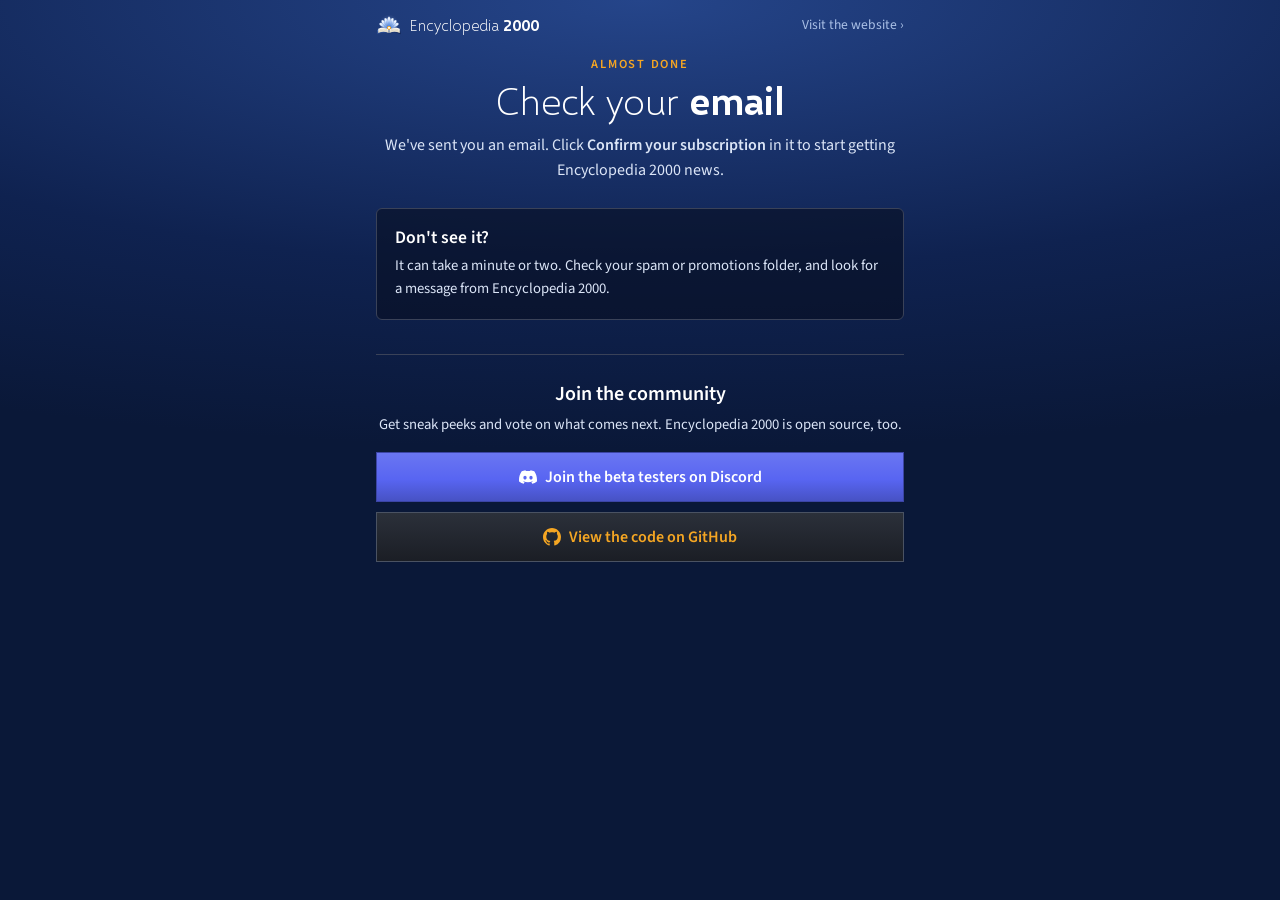
<file: check-email/index.html>
<!doctype html>
<html lang="en">
<head>
<meta charset="utf-8">
<meta name="viewport" content="width=device-width, initial-scale=1">
<!-- Kit sends people here after they sign up for news on the homepage (the Homepage news form's settings).
     Not linked from the site, and kept out of search results. -->
<meta name="robots" content="noindex, nofollow">
<title>Check your email · Encyclopedia 2000</title>
<link rel="icon" href="../images/icon-small.svg" type="image/svg+xml">
<link rel="alternate icon" href="../favicon.ico">
<link rel="stylesheet" href="../site.css?v=14">
<style>
  body { background: radial-gradient(120% 50% at 50% 0%, #25458a, #0f2250 60%, #0a1838); min-height: 100vh; }
  .top { display: flex; align-items: center; justify-content: space-between; max-width: 560px; margin: 0 auto; padding: 12px 16px; }
  .top .brand { display: flex; align-items: center; gap: 8px; font: 300 1rem/1 var(--wordmark); color: #fff; text-decoration: none; }
  .top .brand img { width: 26px; height: 26px; }
  .top .brand b { font-weight: 600; }
  .top .site { font-size: .85rem; color: var(--sky); text-decoration: none; }
  .top .site:hover { color: var(--orange); }
  .join { max-width: 560px; margin: 0 auto; padding: 8px 16px 48px; text-align: center; }
  .join .kicker { font: 600 .78rem/1 var(--body); letter-spacing: .14em; text-transform: uppercase; color: var(--orange); }
  .join h1 { margin-top: 8px; font: 300 clamp(1.8rem, 7.5vw, 2.4rem)/1.15 var(--wordmark); color: #fff; }
  .join h1 b { font-weight: 600; }
  .join .sub { margin-top: 10px; font-size: 1rem; color: #dbe5f7; }
  /* Screenshots of the full app window, as wide as the phone allows; swipe for more. */
  .carousel { margin: 22px -8px 0; }
  .track { display: flex; overflow-x: auto; scroll-snap-type: x mandatory; scrollbar-width: none; gap: 12px; }
  .track::-webkit-scrollbar { display: none; }
  .track figure { flex: 0 0 100%; scroll-snap-align: center; margin: 0; }
  .track img { display: block; width: 100%; height: auto; border: 1px solid #3a4258; box-shadow: 0 8px 24px rgba(0, 0, 0, .4); }
  .dots { display: flex; justify-content: center; gap: 8px; margin-top: 12px; }
  .dots button { width: 8px; height: 8px; padding: 0; border: 0; border-radius: 50%; background: #4a5a80; cursor: pointer; }
  .dots button.on { background: var(--orange); }
  /* Community: Discord and GitHub */
  .community { margin-top: 34px; padding-top: 26px; border-top: 1px solid #3a4258; }
  .community h2 { font: 600 1.25rem/1.3 var(--body); color: #fff; }
  .community p { margin-top: 6px; font-size: .92rem; color: #dbe5f7; }
  .community .links { display: flex; flex-direction: column; gap: 10px; margin-top: 16px; }
  .community .btn { justify-content: center; padding-block: 13px; font-size: 1rem; }
  .community .btn.discord-btn { background: linear-gradient(#6a76f2, #5865f2 55%, #4752c4); border-color: #3c45a5; color: #fff; }
  .community .btn.discord-btn:hover { background: linear-gradient(#7c87f5, #6a76f2 55%, #5865f2); color: #fff; }
  .card { margin-top: 24px; padding: 18px; text-align: left; background: rgba(8, 14, 32, .6); border: 1px solid #3a4258; border-radius: 6px; }
  .card h2 { font: 600 1.1rem/1.3 var(--body); color: #fff; }
  .card p { margin-top: 4px; font-size: .92rem; color: #dbe5f7; }
  .card form { display: flex; flex-direction: column; gap: 10px; margin-top: 14px; }
  .card input[type=email] { width: 100%; padding: 12px 14px; border: 1px solid #4a5262; border-radius: 4px; background: #0b0d12; color: #fff; font: inherit; }
  .card input[type=email]:focus { outline: 2px solid var(--orange); outline-offset: 1px; }
  .card .btn { justify-content: center; }
  .card p.os { margin-top: 6px; font: 600 .95rem/1 var(--body); letter-spacing: .02em; color: var(--sky); white-space: nowrap; }
  .card p.os span { margin-inline: 6px; color: #5d6d94; }
  .card label.opt { display: flex; gap: 8px; align-items: flex-start; font-size: .85rem; color: var(--sky); }
  .card label.opt input { margin-top: 3px; accent-color: var(--orange); }
  .card .fine { font-size: .76rem; color: #93a3c4; }
  .card .fine a { color: inherit; }
  .alt { margin-top: 16px; font-size: .95rem; color: #dbe5f7; }
  .alt b { color: var(--orange); }
  /* On a computer, offer the download right away instead of the email form. */
  .desk { display: none; }
  @media (min-width: 900px) and (pointer: fine) { .desk { display: block; } .phone { display: none; } }
</style>
</head>
<body>
<div class="top">
  <a class="brand" href="/"><img src="../images/icon.svg" alt=""><span>Encyclopedia <b>2000</b></span></a>
  <a class="site" href="/">Visit the website ›</a>
</div>
<main class="join">
  <p class="kicker">Almost done</p>
  <h1>Check your <b>email</b></h1>
  <p class="sub">We've sent you an email. Click <b>Confirm your subscription</b> in it to start getting Encyclopedia 2000 news.</p>
  <div class="card">
    <h2>Don't see it?</h2>
    <p>It can take a minute or two. Check your spam or promotions folder, and look for a message from Encyclopedia 2000.</p>
  </div>

  <section class="community">
    <h2>Join the community</h2>
    <p>Get sneak peeks and vote on what comes next. Encyclopedia 2000 is open source, too.</p>
    <div class="links">
      <a class="btn discord-btn" href="https://discord.encyclopedia2000.com"><svg class="gh" viewBox="0 0 24 24" aria-hidden="true"><path d="M20.317 4.3698a19.7913 19.7913 0 00-4.8851-1.5152.0741.0741 0 00-.0785.0371c-.211.3753-.4447.8648-.6083 1.2495-1.8447-.2762-3.68-.2762-5.4868 0-.1636-.3933-.4058-.8742-.6177-1.2495a.077.077 0 00-.0785-.037 19.7363 19.7363 0 00-4.8852 1.515.0699.0699 0 00-.0321.0277C.5334 9.0458-.319 13.5799.0992 18.0578a.0824.0824 0 00.0312.0561c2.0528 1.5076 4.0413 2.4228 5.9929 3.0294a.0777.0777 0 00.0842-.0276c.4616-.6304.8731-1.2952 1.226-1.9942a.076.076 0 00-.0416-.1057c-.6528-.2476-1.2743-.5495-1.8722-.8923a.077.077 0 01-.0076-.1277c.1258-.0943.2517-.1923.3718-.2914a.0743.0743 0 01.0776-.0105c3.9278 1.7933 8.18 1.7933 12.0614 0a.0739.0739 0 01.0785.0095c.1202.099.246.1981.3728.2924a.077.077 0 01-.0066.1276 12.2986 12.2986 0 01-1.873.8914.0766.0766 0 00-.0407.1067c.3604.698.7719 1.3628 1.225 1.9932a.076.076 0 00.0842.0286c1.961-.6067 3.9495-1.5219 6.0023-3.0294a.077.077 0 00.0313-.0552c.5004-5.177-.8382-9.6739-3.5485-13.6604a.061.061 0 00-.0312-.0286zM8.02 15.3312c-1.1825 0-2.1569-1.0857-2.1569-2.419 0-1.3332.9555-2.4189 2.157-2.4189 1.2108 0 2.1757 1.0952 2.1568 2.419 0 1.3332-.9555 2.4189-2.1569 2.4189zm7.9748 0c-1.1825 0-2.1569-1.0857-2.1569-2.419 0-1.3332.9554-2.4189 2.1569-2.4189 1.2108 0 2.1757 1.0952 2.1568 2.419 0 1.3332-.946 2.4189-2.1568 2.4189Z"/></svg>Join the beta testers on Discord</a>
      <a class="btn" href="https://github.com/sburton0/encyclopedia-2000"><svg class="gh" viewBox="0 0 16 16" aria-hidden="true"><path d="M8 0C3.58 0 0 3.58 0 8c0 3.54 2.29 6.53 5.47 7.59.4.07.55-.17.55-.38 0-.19-.01-.82-.01-1.49-2.01.37-2.53-.49-2.69-.94-.09-.23-.48-.94-.82-1.13-.28-.15-.68-.52-.01-.53.63-.01 1.08.58 1.23.82.72 1.21 1.87.87 2.33.66.07-.52.28-.87.51-1.07-1.78-.2-3.64-.89-3.64-3.95 0-.87.31-1.59.82-2.15-.08-.2-.36-1.02.08-2.12 0 0 .67-.21 2.2.82.64-.18 1.32-.27 2-.27.68 0 1.36.09 2 .27 1.53-1.04 2.2-.82 2.2-.82.44 1.1.16 1.92.08 2.12.51.56.82 1.27.82 2.15 0 3.07-1.87 3.75-3.65 3.95.29.25.54.73.54 1.48 0 1.07-.01 1.93-.01 2.2 0 .21.15.46.55.38A8.013 8.013 0 0 0 16 8c0-4.42-3.58-8-8-8z"/></svg>View the code on GitHub</a>
    </div>
  </section>
</main>
</body>
</html>
</file>
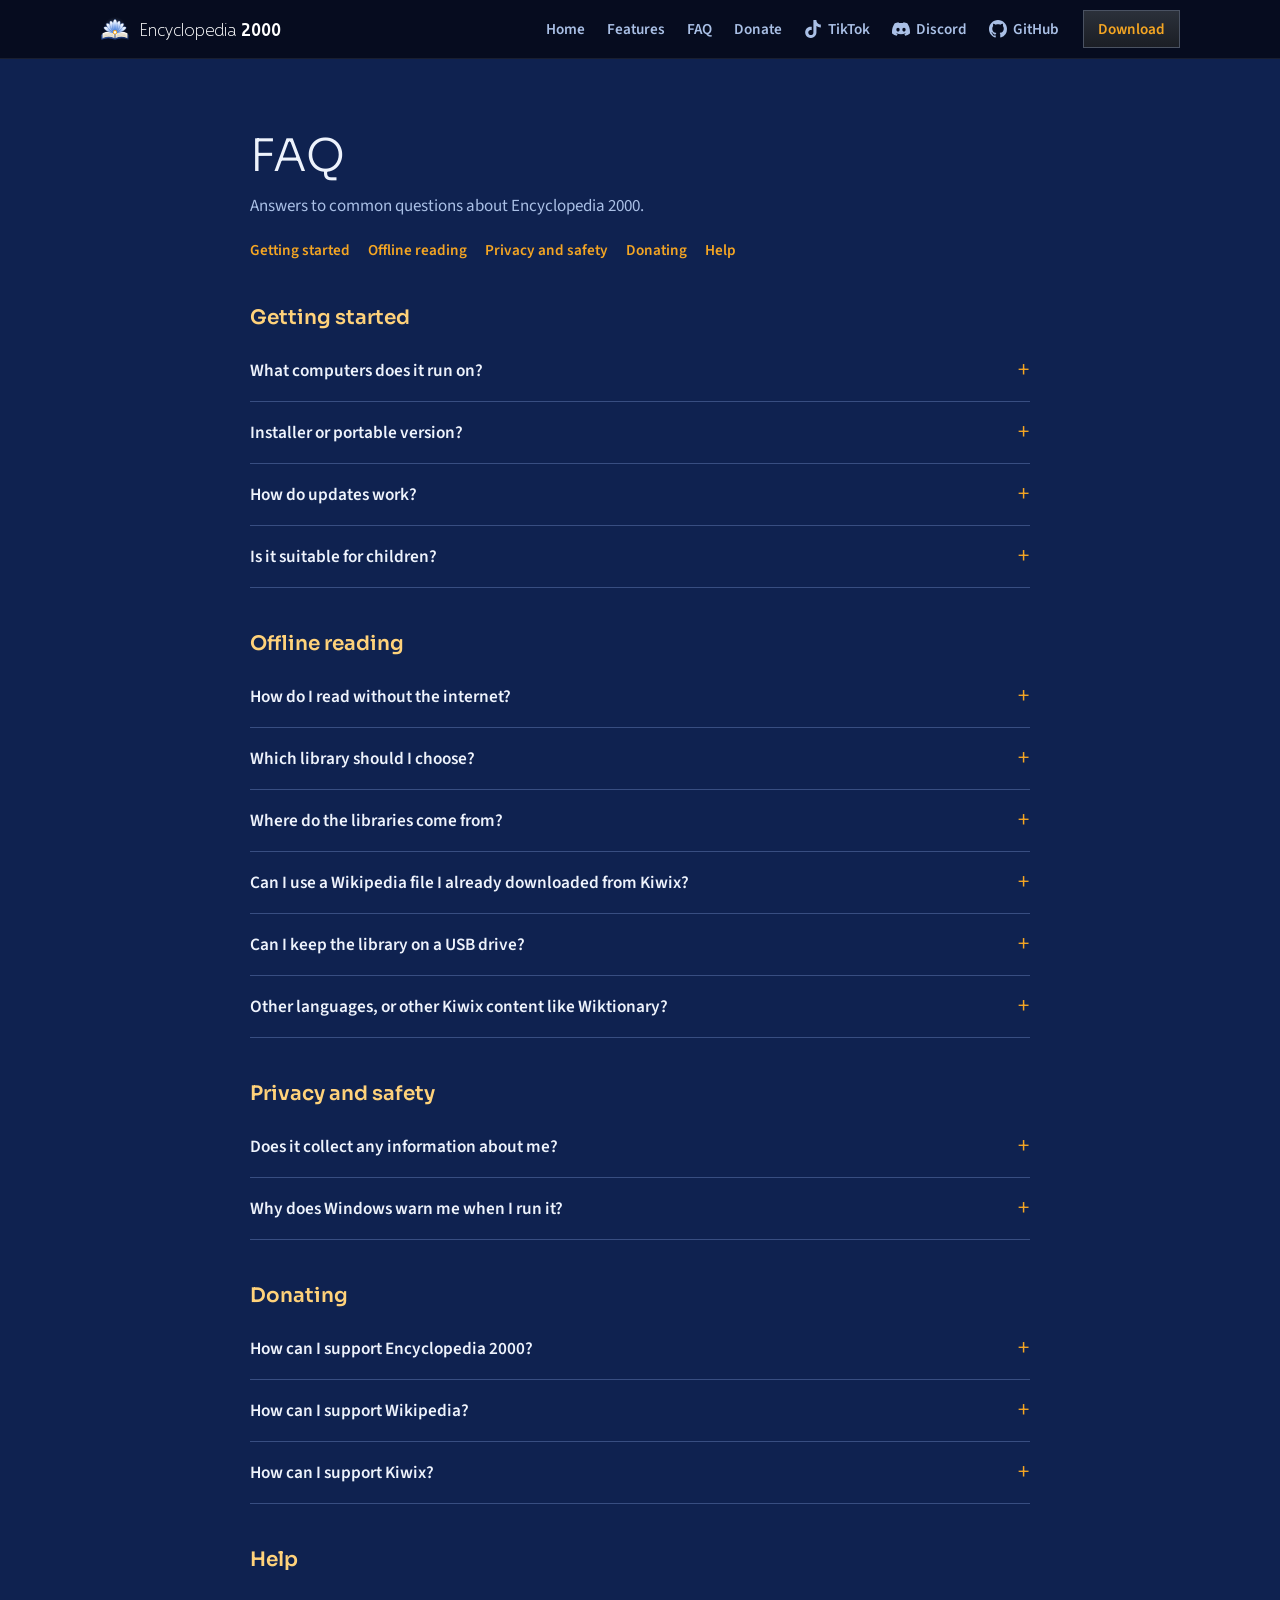
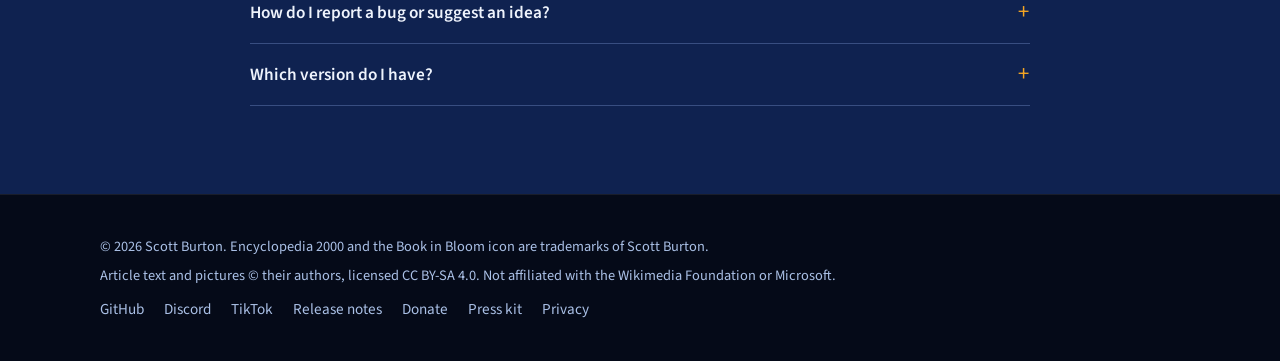
<file: faq/index.html>
<!doctype html>
<html lang="en">
<head>
<meta charset="utf-8">
<meta name="viewport" content="width=device-width, initial-scale=1">
<link rel="canonical" href="https://encyclopedia2000.com/faq/">
<title>FAQ — Encyclopedia 2000</title>
<meta name="description" content="Answers to common questions about Encyclopedia 2000: system requirements, updates, reading Wikipedia offline with Kiwix libraries, privacy, and getting help.">
<link rel="icon" href="../images/icon-small.svg" type="image/svg+xml">
<link rel="alternate icon" href="../favicon.ico">
<link rel="stylesheet" href="../site.css?v=14">
</head>
<body>

<header>
  <div class="wrap">
    <a class="brand" href="/"><img src="../images/icon.svg" alt=""><span>Encyclopedia <b>2000</b></span></a>
    <nav aria-label="Sections">
      <a href="/">Home</a>
      <a href="/#features">Features</a>
      <a href="/#faq">FAQ</a>
      <a href="https://donate.encyclopedia2000.com">Donate</a>
      <a class="ghlink" href="https://www.tiktok.com/@encyclopedia2000" title="Encyclopedia 2000 on TikTok"><svg class="gh" viewBox="0 0 24 24" aria-hidden="true"><path d="M12.53.02C13.84 0 15.14.01 16.44 0c.08 1.53.63 3.09 1.75 4.17 1.12 1.11 2.7 1.62 4.24 1.79v4.03c-1.44-.05-2.89-.35-4.2-.97-.57-.26-1.1-.59-1.62-.93-.01 2.92.01 5.84-.02 8.75-.08 1.4-.54 2.79-1.35 3.94-1.31 1.92-3.58 3.17-5.91 3.21-1.43.08-2.86-.31-4.08-1.03-2.02-1.19-3.44-3.37-3.65-5.71-.02-.5-.03-1-.01-1.49.18-1.9 1.12-3.72 2.58-4.96 1.66-1.44 3.98-2.13 6.15-1.72.02 1.48-.04 2.96-.04 4.44-.99-.32-2.15-.23-3.02.37-.63.41-1.11 1.04-1.36 1.75-.21.51-.15 1.07-.14 1.61.24 1.64 1.82 3.02 3.5 2.87 1.12-.01 2.19-.66 2.77-1.61.19-.33.4-.67.41-1.06.1-1.79.06-3.57.07-5.36.01-4.03-.01-8.05.02-12.07z"/></svg>TikTok</a>
      <a class="ghlink" href="https://discord.encyclopedia2000.com" title="Join the Encyclopedia 2000 Discord"><svg class="gh" viewBox="0 0 24 24" aria-hidden="true"><path d="M20.317 4.3698a19.7913 19.7913 0 00-4.8851-1.5152.0741.0741 0 00-.0785.0371c-.211.3753-.4447.8648-.6083 1.2495-1.8447-.2762-3.68-.2762-5.4868 0-.1636-.3933-.4058-.8742-.6177-1.2495a.077.077 0 00-.0785-.037 19.7363 19.7363 0 00-4.8852 1.515.0699.0699 0 00-.0321.0277C.5334 9.0458-.319 13.5799.0992 18.0578a.0824.0824 0 00.0312.0561c2.0528 1.5076 4.0413 2.4228 5.9929 3.0294a.0777.0777 0 00.0842-.0276c.4616-.6304.8731-1.2952 1.226-1.9942a.076.076 0 00-.0416-.1057c-.6528-.2476-1.2743-.5495-1.8722-.8923a.077.077 0 01-.0076-.1277c.1258-.0943.2517-.1923.3718-.2914a.0743.0743 0 01.0776-.0105c3.9278 1.7933 8.18 1.7933 12.0614 0a.0739.0739 0 01.0785.0095c.1202.099.246.1981.3728.2924a.077.077 0 01-.0066.1276 12.2986 12.2986 0 01-1.873.8914.0766.0766 0 00-.0407.1067c.3604.698.7719 1.3628 1.225 1.9932a.076.076 0 00.0842.0286c1.961-.6067 3.9495-1.5219 6.0023-3.0294a.077.077 0 00.0313-.0552c.5004-5.177-.8382-9.6739-3.5485-13.6604a.061.061 0 00-.0312-.0286zM8.02 15.3312c-1.1825 0-2.1569-1.0857-2.1569-2.419 0-1.3332.9555-2.4189 2.157-2.4189 1.2108 0 2.1757 1.0952 2.1568 2.419 0 1.3332-.9555 2.4189-2.1569 2.4189zm7.9748 0c-1.1825 0-2.1569-1.0857-2.1569-2.419 0-1.3332.9554-2.4189 2.1569-2.4189 1.2108 0 2.1757 1.0952 2.1568 2.419 0 1.3332-.946 2.4189-2.1568 2.4189Z"/></svg>Discord</a>
      <a class="ghlink" href="https://github.com/sburton0/encyclopedia-2000" title="Encyclopedia 2000 on GitHub"><svg class="gh" viewBox="0 0 16 16" aria-hidden="true"><path d="M8 0C3.58 0 0 3.58 0 8c0 3.54 2.29 6.53 5.47 7.59.4.07.55-.17.55-.38 0-.19-.01-.82-.01-1.49-2.01.37-2.53-.49-2.69-.94-.09-.23-.48-.94-.82-1.13-.28-.15-.68-.52-.01-.53.63-.01 1.08.58 1.23.82.72 1.21 1.87.87 2.33.66.07-.52.28-.87.51-1.07-1.78-.2-3.64-.89-3.64-3.95 0-.87.31-1.59.82-2.15-.08-.2-.36-1.02.08-2.12 0 0 .67-.21 2.2.82.64-.18 1.32-.27 2-.27.68 0 1.36.09 2 .27 1.53-1.04 2.2-.82 2.2-.82.44 1.1.16 1.92.08 2.12.51.56.82 1.27.82 2.15 0 3.07-1.87 3.75-3.65 3.95.29.25.54.73.54 1.48 0 1.07-.01 1.93-.01 2.2 0 .21.15.46.55.38A8.013 8.013 0 0 0 16 8c0-4.42-3.58-8-8-8z"/></svg>GitHub</a>
    </nav>
    <a class="btn" href="/#download">Download</a>
  </div>
</header>

<main class="doc faqpage">
  <div class="wrap">
    <h1>FAQ</h1>
    <p class="lead">Answers to common questions about Encyclopedia 2000.</p>
    <nav class="jump" aria-label="Sections">
      <a href="#start">Getting started</a>
      <a href="#offline">Offline reading</a>
      <a href="#privacy">Privacy and safety</a>
      <a href="#donate">Donating</a>
      <a href="#help">Help</a>
    </nav>

    <h2 id="start">Getting started</h2>
    <div class="faq">
      <details><summary>What computers does it run on?</summary><p>Windows 10 or 11, macOS 13 or later (Apple Silicon and Intel), and 64-bit Linux (Ubuntu, Debian, Linux Mint, and similar). More Linux packages, for Fedora, Arch, and other distributions, are on the way. There's no phone or tablet version yet.</p></details>
      <details><summary>Installer or portable version?</summary><p>On Windows, the installer is best for most people: it adds the app to the Start menu and updates itself. The portable version runs without installing, even from a USB drive, and keeps its settings in a folder next to it.</p></details>
      <details><summary>How do updates work?</summary><p>On Windows and Mac, updates download and install by themselves. On Linux, the app tells you when a new version is out, and you install the new .deb.</p></details>
      <details><summary>Is it suitable for children?</summary><p>The articles are regular Wikipedia, written for a general audience, so some cover grown-up topics. The activities and games are fine for all ages.</p></details>
    </div>

    <h2 id="offline">Offline reading</h2>
    <div class="faq">
      <details><summary>How do I read without the internet?</summary><p>Open <b>Tools → Offline Library</b> (on a Mac, <b>Encyclopedia 2000 → Offline Library</b>) and download a library. Then you can read, search, and explore Wikipedia with no connection. Videos, sounds, and a few live features still need the internet.</p></details>
      <details><summary>Which library should I choose?</summary><p><b>Essentials</b> has the best 220,000 articles with pictures, in about 7 GB, and is right for most people. <b>Everything</b> has all 7 million articles. Both also come without pictures, which makes them much smaller. Each size is shown before you download.</p></details>
      <details><summary>Where do the libraries come from?</summary><p>From <a href="https://kiwix.org">Kiwix</a>, a nonprofit that packages Wikipedia for offline use. Encyclopedia 2000 downloads their files straight from Kiwix and its mirror servers, and checks for new editions.</p></details>
      <details><summary>Can I use a Wikipedia file I already downloaded from Kiwix?</summary><p>Yes. In Tools › Offline Library, choose Open library file… and pick the file. The app uses it where it is, without copying it. It needs to be an English Wikipedia library.</p></details>
      <details><summary>Can I keep the library on a USB drive?</summary><p>Yes. In the Offline Library window, use <b>Change…</b> to save it to any folder, including an external drive. If the drive is unplugged, the library opens again on its own when you plug it back in.</p></details>
      <details><summary>Other languages, or other Kiwix content like Wiktionary?</summary><p>Not yet. Encyclopedia 2000 reads the English Wikipedia for now.</p></details>
    </div>

    <h2 id="privacy">Privacy and safety</h2>
    <div class="faq">
      <details><summary>Does it collect any information about me?</summary><p>No. There are no accounts, ads, analytics, or tracking, and your favorites and settings stay on your computer. Read the <a href="/privacy/">privacy policy</a>.</p></details>
      <details><summary>Why does Windows warn me when I run it?</summary><p>Windows SmartScreen warns about apps it hasn't seen many people download yet, which happens with each new version for its first days. Encyclopedia 2000 is signed by its publisher. If you see "Windows protected your PC", click <b>More info → Run anyway</b>. The warning goes away as more people download the new version.</p></details>
    </div>

    <h2 id="donate">Donating</h2>
    <div class="faq">
      <details><summary>How can I support Encyclopedia 2000?</summary><p>Encyclopedia 2000 is free and made by one developer. If you enjoy it, you can <a href="https://donate.encyclopedia2000.com">leave a tip on Ko-fi</a>. Telling a friend or reporting a bug helps too.</p></details>
      <details><summary>How can I support Wikipedia?</summary><p>Every article in the app is written by Wikipedia's volunteers, and the Wikimedia Foundation keeps Wikipedia running. You can <a href="https://donate.wikimedia.org/">donate to the Wikimedia Foundation</a>.</p></details>
      <details><summary>How can I support Kiwix?</summary><p>Kiwix, a nonprofit, makes the offline libraries the app downloads. You can <a href="https://donate.kiwix.org">donate to Kiwix</a>.</p></details>
    </div>

    <h2 id="help">Help</h2>
    <div class="faq">
      <details><summary>How do I report a bug or suggest an idea?</summary><p>Use <b>Help → Send Feedback</b> in the app, join the <a href="https://discord.encyclopedia2000.com">Discord</a>, or use the <a href="https://docs.google.com/forms/d/e/1FAIpQLSfCzlaWDSgLJfiaTmDzbbJ9dW2yQLKUjwxtbEqByurrhiARYg/viewform">feedback form</a>.</p></details>
      <details><summary>Which version do I have?</summary><p>Open <b>Help → About Encyclopedia 2000</b> (on a Mac, <b>Encyclopedia 2000 → About Encyclopedia 2000</b>). The newest version and its release notes are on <a href="https://github.com/sburton0/encyclopedia-2000/releases">GitHub</a>.</p></details>
    </div>
  </div>
</main>

<footer>
  <div class="wrap">
    <div>
      <p>© 2026 Scott Burton. Encyclopedia 2000 and the Book in Bloom icon are trademarks of Scott Burton.</p>
      <p>Article text and pictures © their authors, licensed CC BY-SA 4.0. Not affiliated with the Wikimedia Foundation or Microsoft.</p>
    </div>
    <nav aria-label="More">
      <a href="https://github.com/sburton0/encyclopedia-2000">GitHub</a>
      <a href="https://discord.encyclopedia2000.com">Discord</a>
      <a href="https://www.tiktok.com/@encyclopedia2000">TikTok</a>
      <a href="https://github.com/sburton0/encyclopedia-2000/releases">Release notes</a>
      <a href="https://donate.encyclopedia2000.com">Donate</a>
      <a href="/press/">Press kit</a>
      <a href="/privacy/">Privacy</a>
    </nav>
  </div>
</footer>
</body>
</html>
</file>
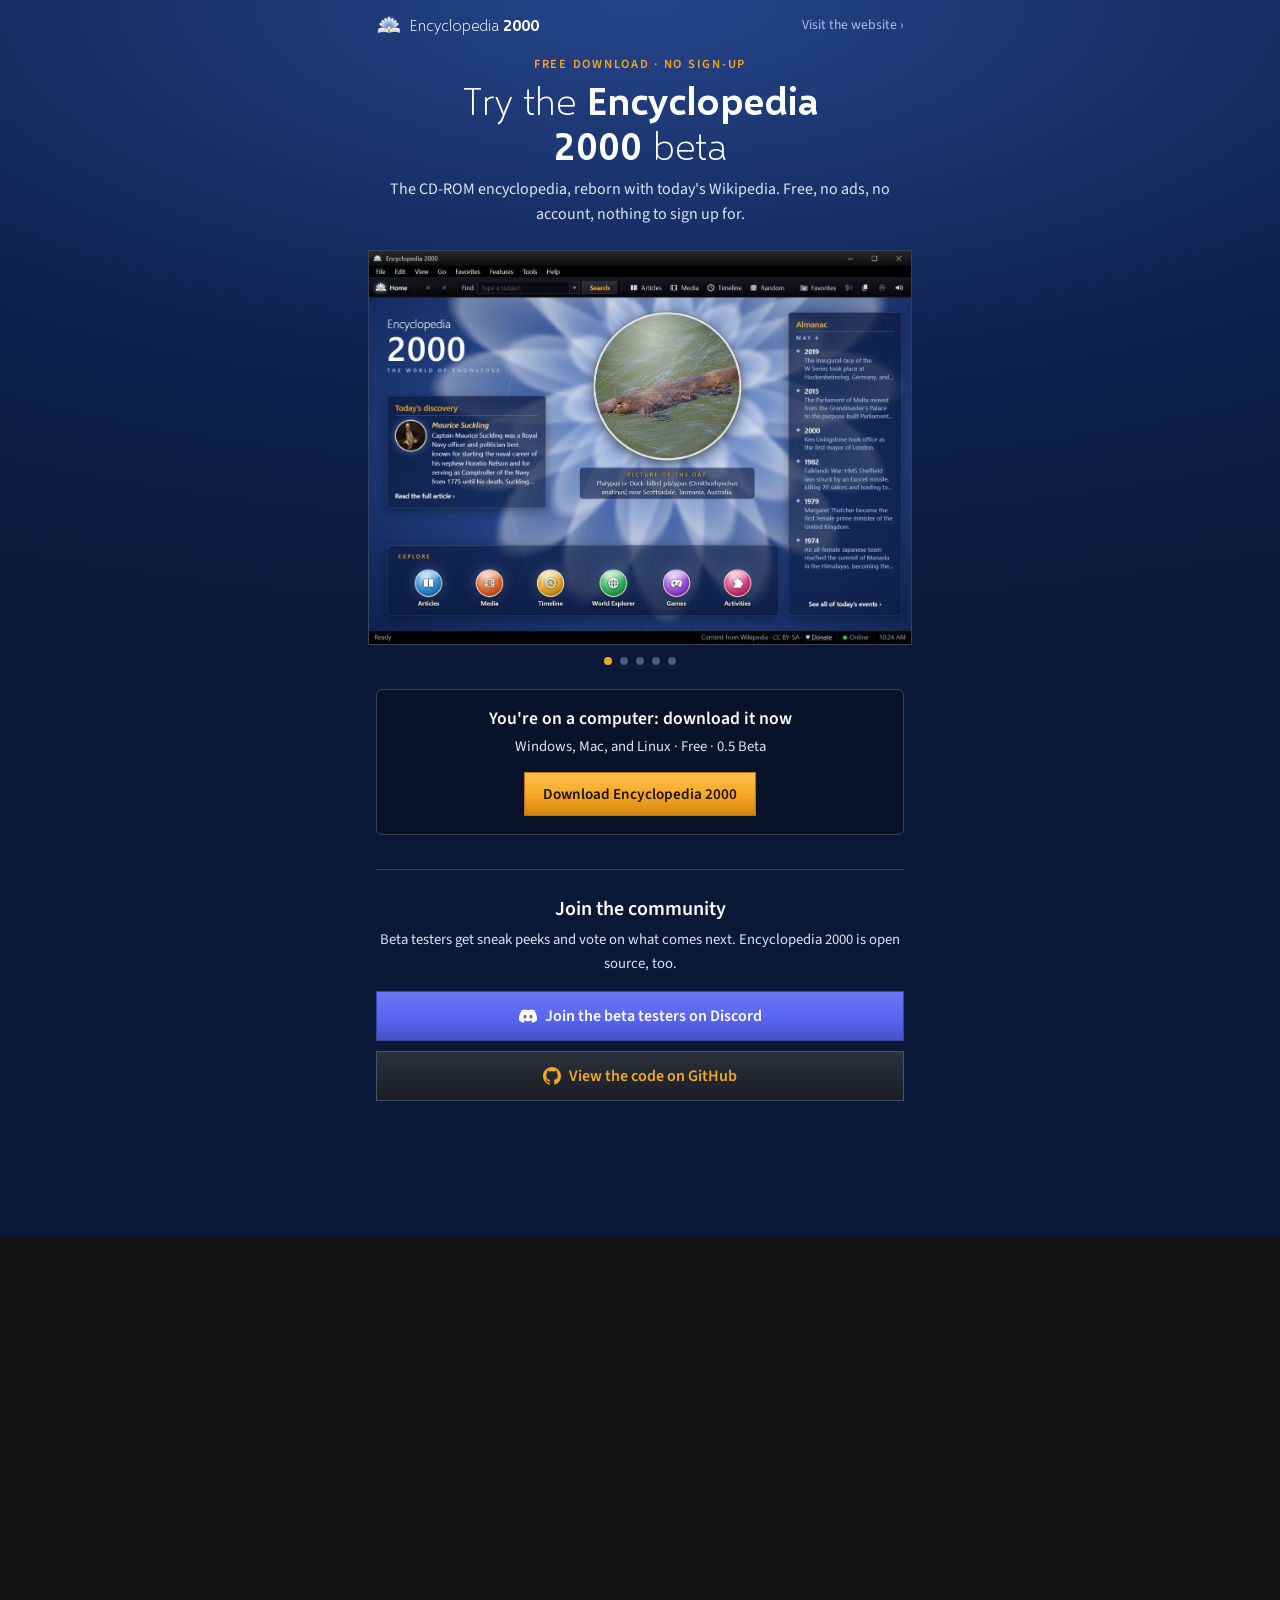
<file: join/index.html>
<!doctype html>
<html lang="en">
<head>
<meta charset="utf-8">
<!-- Moved to /beta-signup/ (Oct 2026). -->
<meta name="robots" content="noindex">
<meta http-equiv="refresh" content="0; url=/beta-signup/">
<link rel="canonical" href="https://encyclopedia2000.com/beta-signup/">
<title>Encyclopedia 2000</title>
</head>
<body><p><a href="/beta-signup/">Continue to the Encyclopedia 2000 beta sign-up</a></p></body>
</html>
</file>
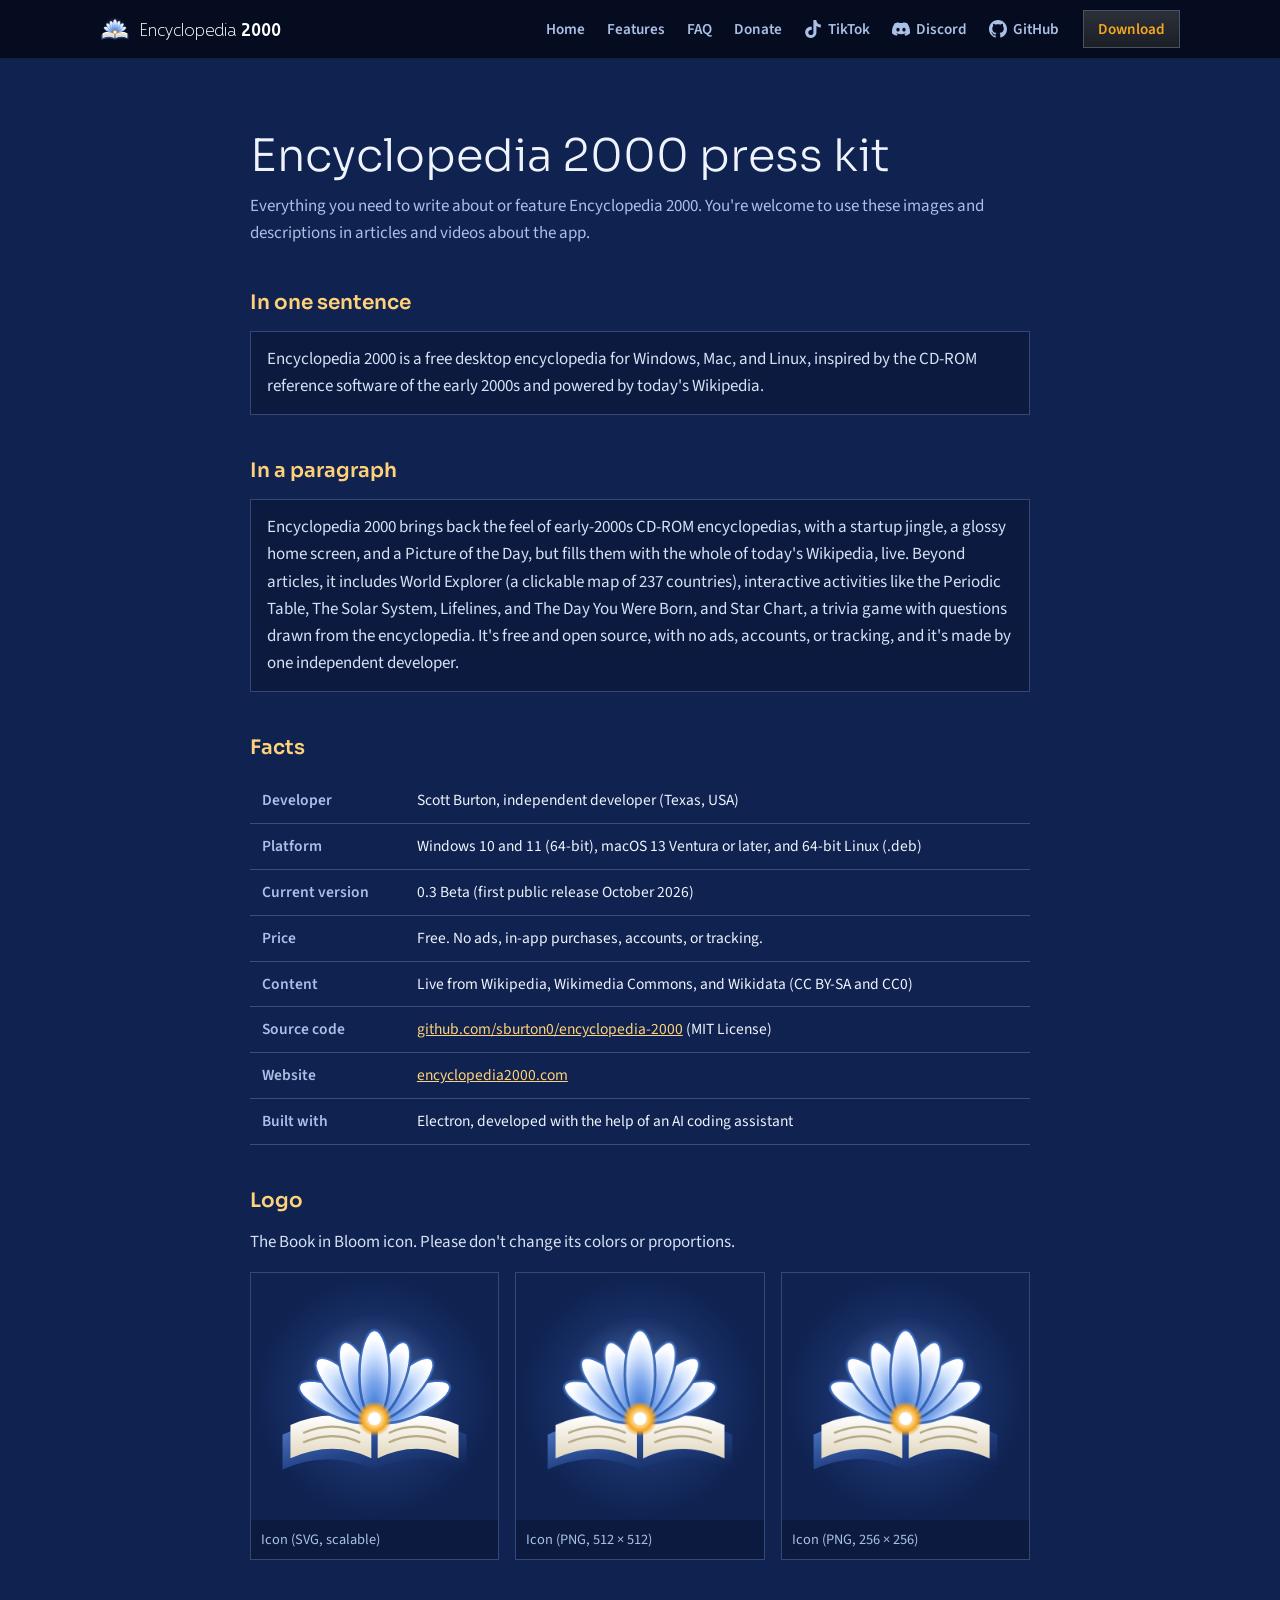
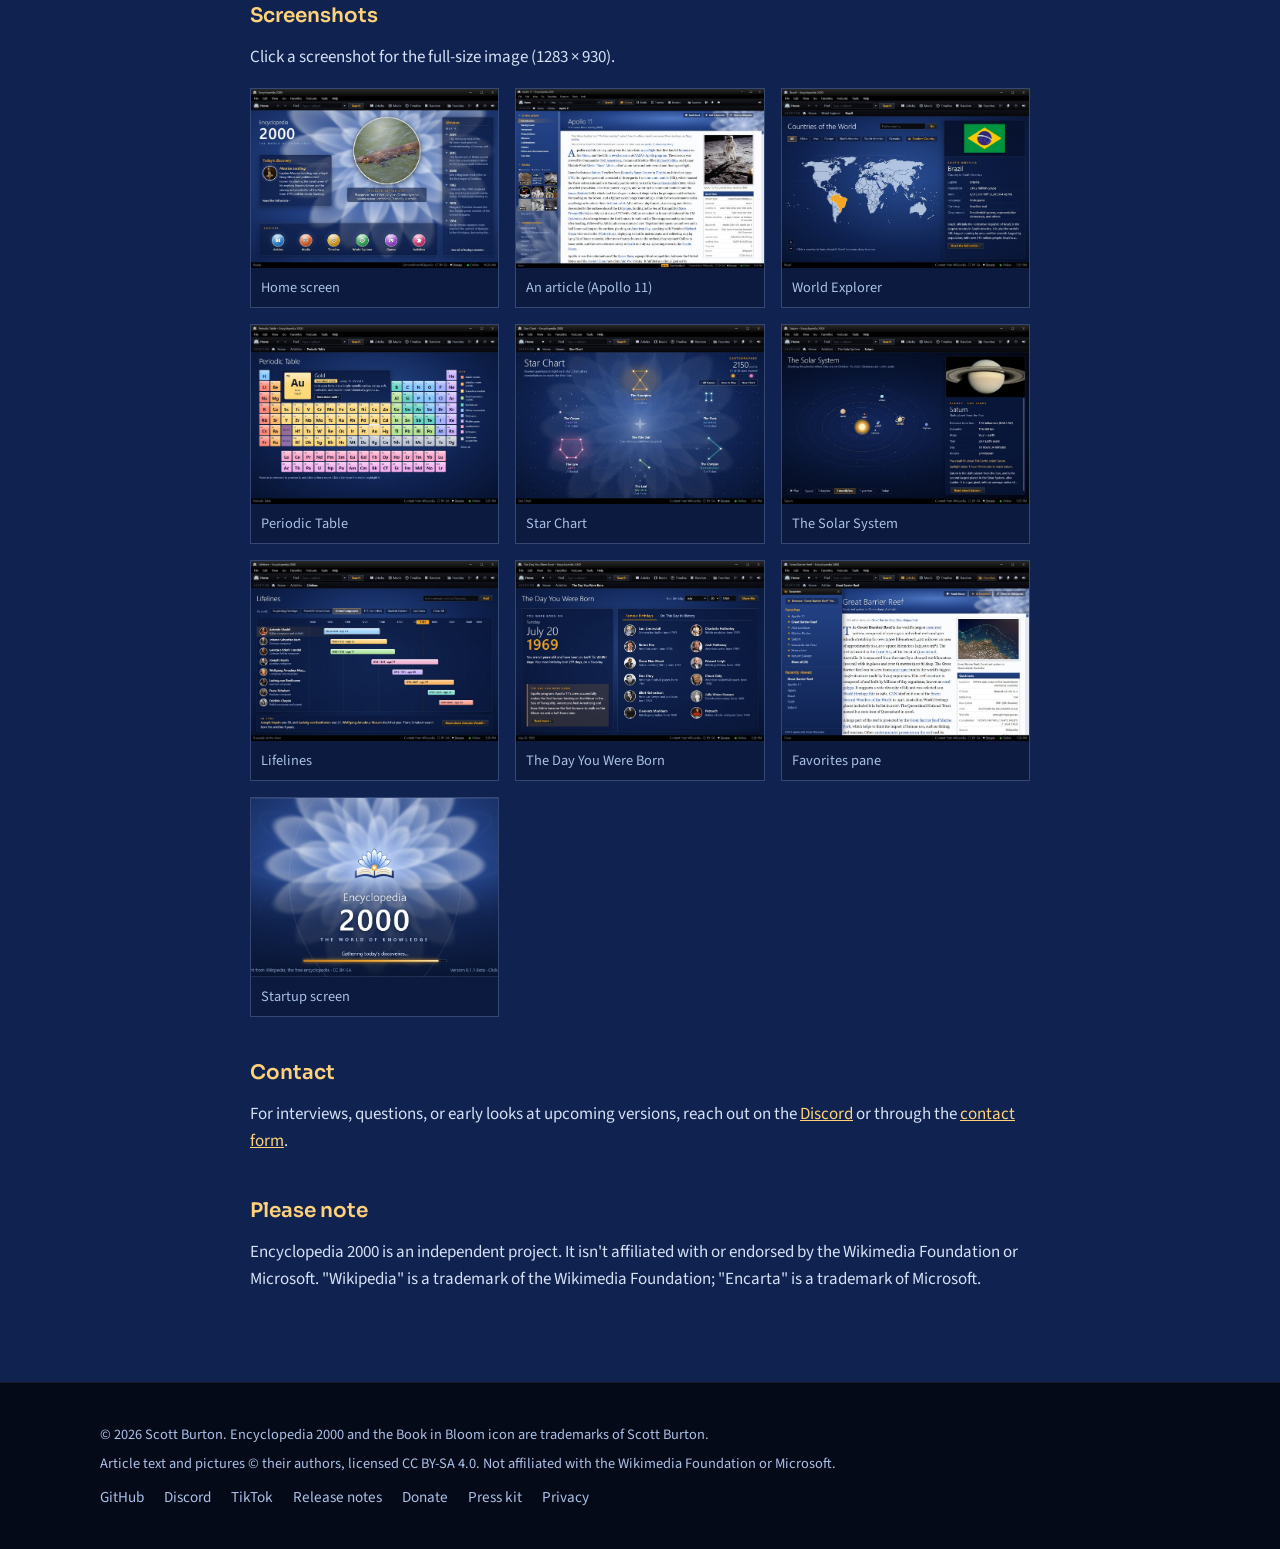
<file: press/index.html>
<!doctype html>
<html lang="en">
<head>
<meta charset="utf-8">
<meta name="viewport" content="width=device-width, initial-scale=1">
<link rel="canonical" href="https://encyclopedia2000.com/press/">
<title>Press kit — Encyclopedia 2000</title>
<meta name="description" content="Logos, screenshots, facts, and descriptions for writing about Encyclopedia 2000.">
<link rel="icon" href="../images/icon-small.svg" type="image/svg+xml">
<link rel="alternate icon" href="../favicon.ico">
<link rel="stylesheet" href="../site.css?v=14">
</head>
<body>

<header>
  <div class="wrap">
    <a class="brand" href="/"><img src="../images/icon.svg" alt=""><span>Encyclopedia <b>2000</b></span></a>
    <nav aria-label="Sections">
      <a href="/">Home</a>
      <a href="/#features">Features</a>
      <a href="/#faq">FAQ</a>
      <a href="https://donate.encyclopedia2000.com">Donate</a>
      <a class="ghlink" href="https://www.tiktok.com/@encyclopedia2000" title="Encyclopedia 2000 on TikTok"><svg class="gh" viewBox="0 0 24 24" aria-hidden="true"><path d="M12.53.02C13.84 0 15.14.01 16.44 0c.08 1.53.63 3.09 1.75 4.17 1.12 1.11 2.7 1.62 4.24 1.79v4.03c-1.44-.05-2.89-.35-4.2-.97-.57-.26-1.1-.59-1.62-.93-.01 2.92.01 5.84-.02 8.75-.08 1.4-.54 2.79-1.35 3.94-1.31 1.92-3.58 3.17-5.91 3.21-1.43.08-2.86-.31-4.08-1.03-2.02-1.19-3.44-3.37-3.65-5.71-.02-.5-.03-1-.01-1.49.18-1.9 1.12-3.72 2.58-4.96 1.66-1.44 3.98-2.13 6.15-1.72.02 1.48-.04 2.96-.04 4.44-.99-.32-2.15-.23-3.02.37-.63.41-1.11 1.04-1.36 1.75-.21.51-.15 1.07-.14 1.61.24 1.64 1.82 3.02 3.5 2.87 1.12-.01 2.19-.66 2.77-1.61.19-.33.4-.67.41-1.06.1-1.79.06-3.57.07-5.36.01-4.03-.01-8.05.02-12.07z"/></svg>TikTok</a>
      <a class="ghlink" href="https://discord.encyclopedia2000.com" title="Join the Encyclopedia 2000 Discord"><svg class="gh" viewBox="0 0 24 24" aria-hidden="true"><path d="M20.317 4.3698a19.7913 19.7913 0 00-4.8851-1.5152.0741.0741 0 00-.0785.0371c-.211.3753-.4447.8648-.6083 1.2495-1.8447-.2762-3.68-.2762-5.4868 0-.1636-.3933-.4058-.8742-.6177-1.2495a.077.077 0 00-.0785-.037 19.7363 19.7363 0 00-4.8852 1.515.0699.0699 0 00-.0321.0277C.5334 9.0458-.319 13.5799.0992 18.0578a.0824.0824 0 00.0312.0561c2.0528 1.5076 4.0413 2.4228 5.9929 3.0294a.0777.0777 0 00.0842-.0276c.4616-.6304.8731-1.2952 1.226-1.9942a.076.076 0 00-.0416-.1057c-.6528-.2476-1.2743-.5495-1.8722-.8923a.077.077 0 01-.0076-.1277c.1258-.0943.2517-.1923.3718-.2914a.0743.0743 0 01.0776-.0105c3.9278 1.7933 8.18 1.7933 12.0614 0a.0739.0739 0 01.0785.0095c.1202.099.246.1981.3728.2924a.077.077 0 01-.0066.1276 12.2986 12.2986 0 01-1.873.8914.0766.0766 0 00-.0407.1067c.3604.698.7719 1.3628 1.225 1.9932a.076.076 0 00.0842.0286c1.961-.6067 3.9495-1.5219 6.0023-3.0294a.077.077 0 00.0313-.0552c.5004-5.177-.8382-9.6739-3.5485-13.6604a.061.061 0 00-.0312-.0286zM8.02 15.3312c-1.1825 0-2.1569-1.0857-2.1569-2.419 0-1.3332.9555-2.4189 2.157-2.4189 1.2108 0 2.1757 1.0952 2.1568 2.419 0 1.3332-.9555 2.4189-2.1569 2.4189zm7.9748 0c-1.1825 0-2.1569-1.0857-2.1569-2.419 0-1.3332.9554-2.4189 2.1569-2.4189 1.2108 0 2.1757 1.0952 2.1568 2.419 0 1.3332-.946 2.4189-2.1568 2.4189Z"/></svg>Discord</a>
      <a class="ghlink" href="https://github.com/sburton0/encyclopedia-2000" title="Encyclopedia 2000 on GitHub"><svg class="gh" viewBox="0 0 16 16" aria-hidden="true"><path d="M8 0C3.58 0 0 3.58 0 8c0 3.54 2.29 6.53 5.47 7.59.4.07.55-.17.55-.38 0-.19-.01-.82-.01-1.49-2.01.37-2.53-.49-2.69-.94-.09-.23-.48-.94-.82-1.13-.28-.15-.68-.52-.01-.53.63-.01 1.08.58 1.23.82.72 1.21 1.87.87 2.33.66.07-.52.28-.87.51-1.07-1.78-.2-3.64-.89-3.64-3.95 0-.87.31-1.59.82-2.15-.08-.2-.36-1.02.08-2.12 0 0 .67-.21 2.2.82.64-.18 1.32-.27 2-.27.68 0 1.36.09 2 .27 1.53-1.04 2.2-.82 2.2-.82.44 1.1.16 1.92.08 2.12.51.56.82 1.27.82 2.15 0 3.07-1.87 3.75-3.65 3.95.29.25.54.73.54 1.48 0 1.07-.01 1.93-.01 2.2 0 .21.15.46.55.38A8.013 8.013 0 0 0 16 8c0-4.42-3.58-8-8-8z"/></svg>GitHub</a>
    </nav>
    <a class="btn" href="/#download">Download</a>
  </div>
</header>

<main class="doc">
  <div class="wrap">
    <h1>Encyclopedia 2000 press kit</h1>
    <p class="lead">Everything you need to write about or feature Encyclopedia 2000. You're welcome to use these images and descriptions in articles and videos about the app.</p>

    <h2>In one sentence</h2>
    <div class="copybox">Encyclopedia 2000 is a free desktop encyclopedia for Windows, Mac, and Linux, inspired by the CD-ROM reference software of the early 2000s and powered by today's Wikipedia.</div>

    <h2>In a paragraph</h2>
    <div class="copybox">Encyclopedia 2000 brings back the feel of early-2000s CD-ROM encyclopedias, with a startup jingle, a glossy home screen, and a Picture of the Day, but fills them with the whole of today's Wikipedia, live. Beyond articles, it includes World Explorer (a clickable map of 237 countries), interactive activities like the Periodic Table, The Solar System, Lifelines, and The Day You Were Born, and Star Chart, a trivia game with questions drawn from the encyclopedia. It's free and open source, with no ads, accounts, or tracking, and it's made by one independent developer.</div>

    <h2>Facts</h2>
    <div class="table"><table>
      <tr><th>Developer</th><td>Scott Burton, independent developer (Texas, USA)</td></tr>
      <tr><th>Platform</th><td>Windows 10 and 11 (64-bit), macOS 13 Ventura or later, and 64-bit Linux (.deb)</td></tr>
      <tr><th>Current version</th><td>0.3 Beta (first public release October 2026)</td></tr>
      <tr><th>Price</th><td>Free. No ads, in-app purchases, accounts, or tracking.</td></tr>
      <tr><th>Content</th><td>Live from Wikipedia, Wikimedia Commons, and Wikidata (CC BY-SA and CC0)</td></tr>
      <tr><th>Source code</th><td><a href="https://github.com/sburton0/encyclopedia-2000">github.com/sburton0/encyclopedia-2000</a> (MIT License)</td></tr>
      <tr><th>Website</th><td><a href="https://encyclopedia2000.com">encyclopedia2000.com</a></td></tr>
      <tr><th>Built with</th><td>Electron, developed with the help of an AI coding assistant</td></tr>
    </table></div>

    <h2>Logo</h2>
    <p>The Book in Bloom icon. Please don't change its colors or proportions.</p>
    <div class="assets">
      <a class="logo" href="../images/icon.svg" download><img src="../images/icon.svg" alt="Book in Bloom icon"><span>Icon (SVG, scalable)</span></a>
      <a class="logo" href="../images/icon-512.png" download><img src="../images/icon-512.png" alt=""><span>Icon (PNG, 512 × 512)</span></a>
      <a class="logo" href="../images/icon-256.png" download><img src="../images/icon-256.png" alt=""><span>Icon (PNG, 256 × 256)</span></a>
    </div>

    <h2>Screenshots</h2>
    <p>Click a screenshot for the full-size image (1283 × 930).</p>
    <div class="assets">
      <a href="../images/home.jpg"><img src="../images/home.jpg" alt="Home screen" loading="lazy"><span>Home screen</span></a>
      <a href="../images/article.jpg"><img src="../images/article.jpg" alt="An article (Apollo 11)" loading="lazy"><span>An article (Apollo 11)</span></a>
      <a href="../images/world-explorer.jpg"><img src="../images/world-explorer.jpg" alt="World Explorer" loading="lazy"><span>World Explorer</span></a>
      <a href="../images/periodic-table.jpg"><img src="../images/periodic-table.jpg" alt="Periodic Table" loading="lazy"><span>Periodic Table</span></a>
      <a href="../images/star-chart.jpg"><img src="../images/star-chart.jpg" alt="Star Chart" loading="lazy"><span>Star Chart</span></a>
      <a href="../images/solar-system.jpg"><img src="../images/solar-system.jpg" alt="The Solar System" loading="lazy"><span>The Solar System</span></a>
      <a href="../images/lifelines.jpg"><img src="../images/lifelines.jpg" alt="Lifelines" loading="lazy"><span>Lifelines</span></a>
      <a href="../images/day-you-were-born.jpg"><img src="../images/day-you-were-born.jpg" alt="The Day You Were Born" loading="lazy"><span>The Day You Were Born</span></a>
      <a href="../images/favorites.jpg"><img src="../images/favorites.jpg" alt="Favorites pane" loading="lazy"><span>Favorites pane</span></a>
      <a href="../images/startup.jpg"><img src="../images/startup.jpg" alt="Startup screen" loading="lazy"><span>Startup screen</span></a>
    </div>

    <h2>Contact</h2>
    <p>For interviews, questions, or early looks at upcoming versions, reach out on the <a href="https://discord.encyclopedia2000.com">Discord</a> or through the <a href="https://docs.google.com/forms/d/e/1FAIpQLSfCzlaWDSgLJfiaTmDzbbJ9dW2yQLKUjwxtbEqByurrhiARYg/viewform">contact form</a>.</p>

    <h2>Please note</h2>
    <p>Encyclopedia 2000 is an independent project. It isn't affiliated with or endorsed by the Wikimedia Foundation or Microsoft. "Wikipedia" is a trademark of the Wikimedia Foundation; "Encarta" is a trademark of Microsoft.</p>
  </div>
</main>

<footer>
  <div class="wrap">
    <div>
      <p>© 2026 Scott Burton. Encyclopedia 2000 and the Book in Bloom icon are trademarks of Scott Burton.</p>
      <p>Article text and pictures © their authors, licensed CC BY-SA 4.0. Not affiliated with the Wikimedia Foundation or Microsoft.</p>
    </div>
    <nav aria-label="More">
      <a href="https://github.com/sburton0/encyclopedia-2000">GitHub</a>
      <a href="https://discord.encyclopedia2000.com">Discord</a>
      <a href="https://www.tiktok.com/@encyclopedia2000">TikTok</a>
      <a href="https://github.com/sburton0/encyclopedia-2000/releases">Release notes</a>
      <a href="https://donate.encyclopedia2000.com">Donate</a>
      <a href="/press/">Press kit</a>
      <a href="/privacy/">Privacy</a>
    </nav>
  </div>
</footer>
</body>
</html>
</file>
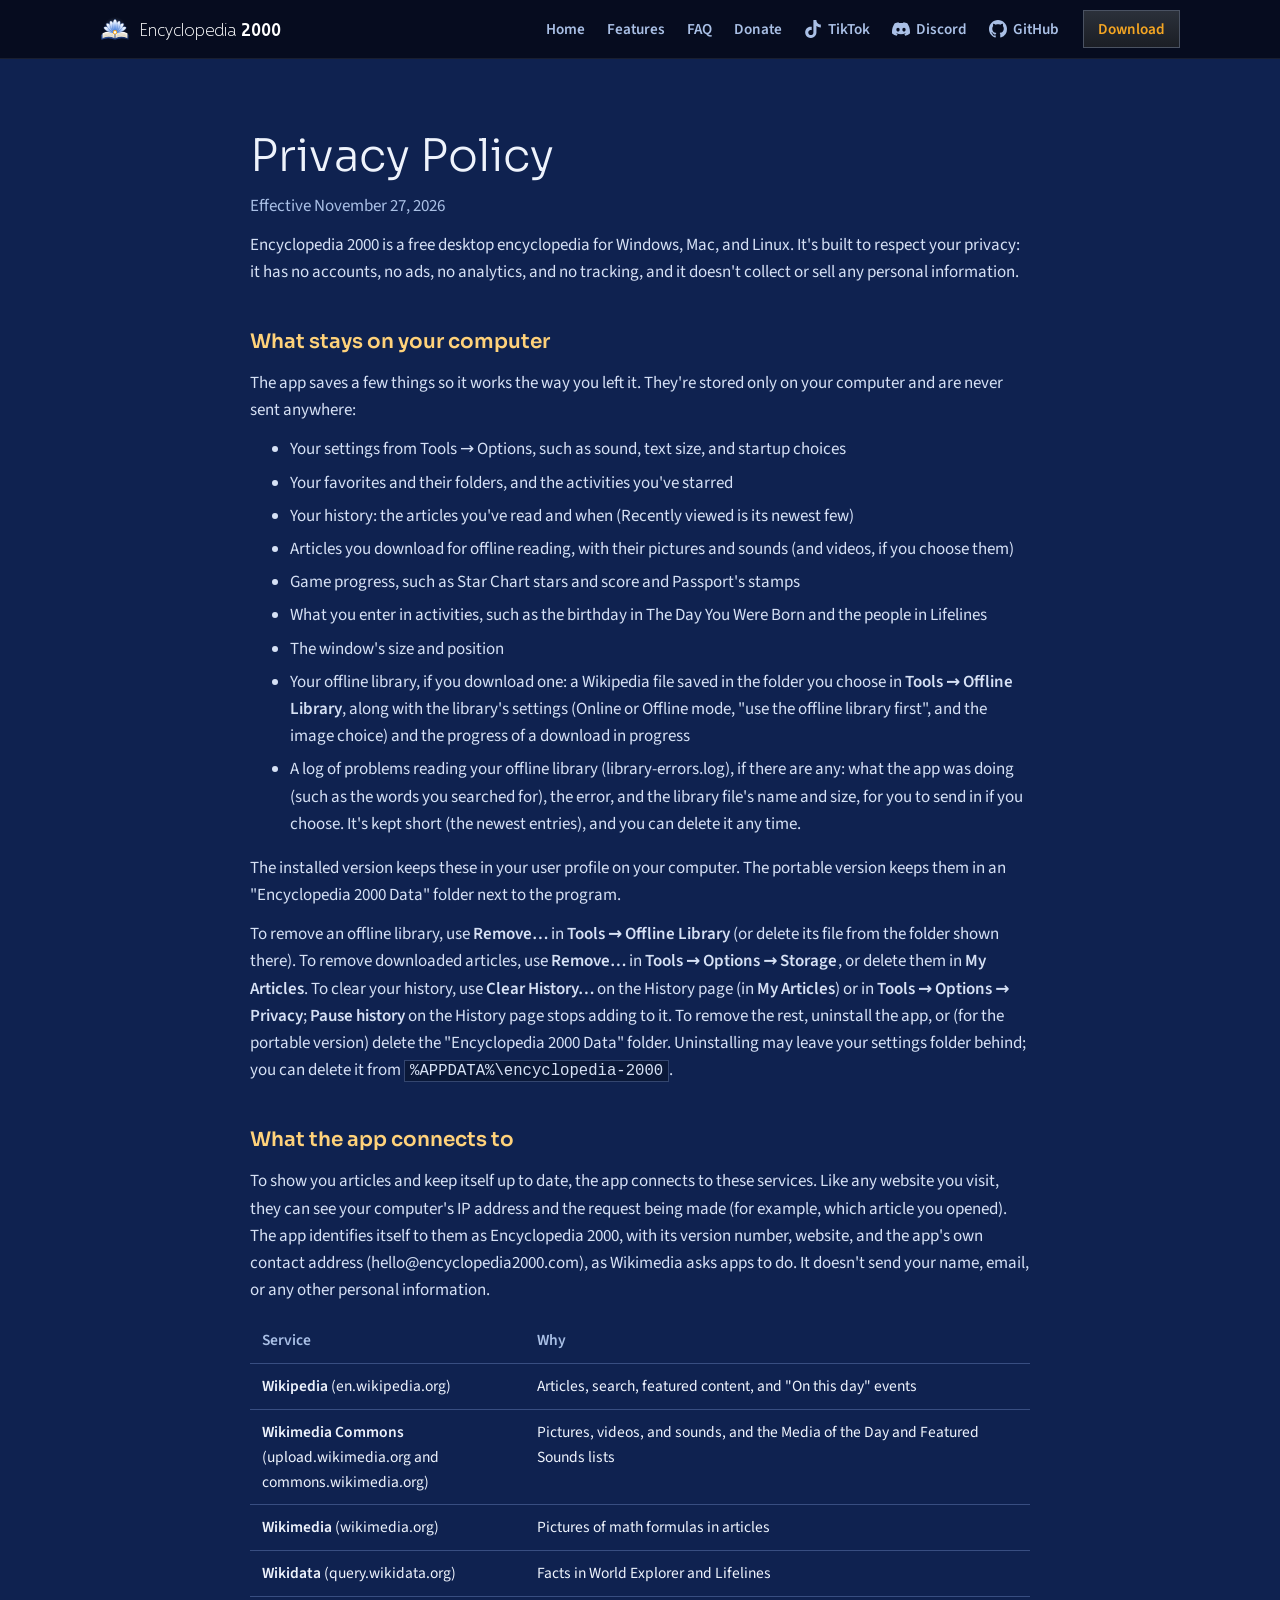
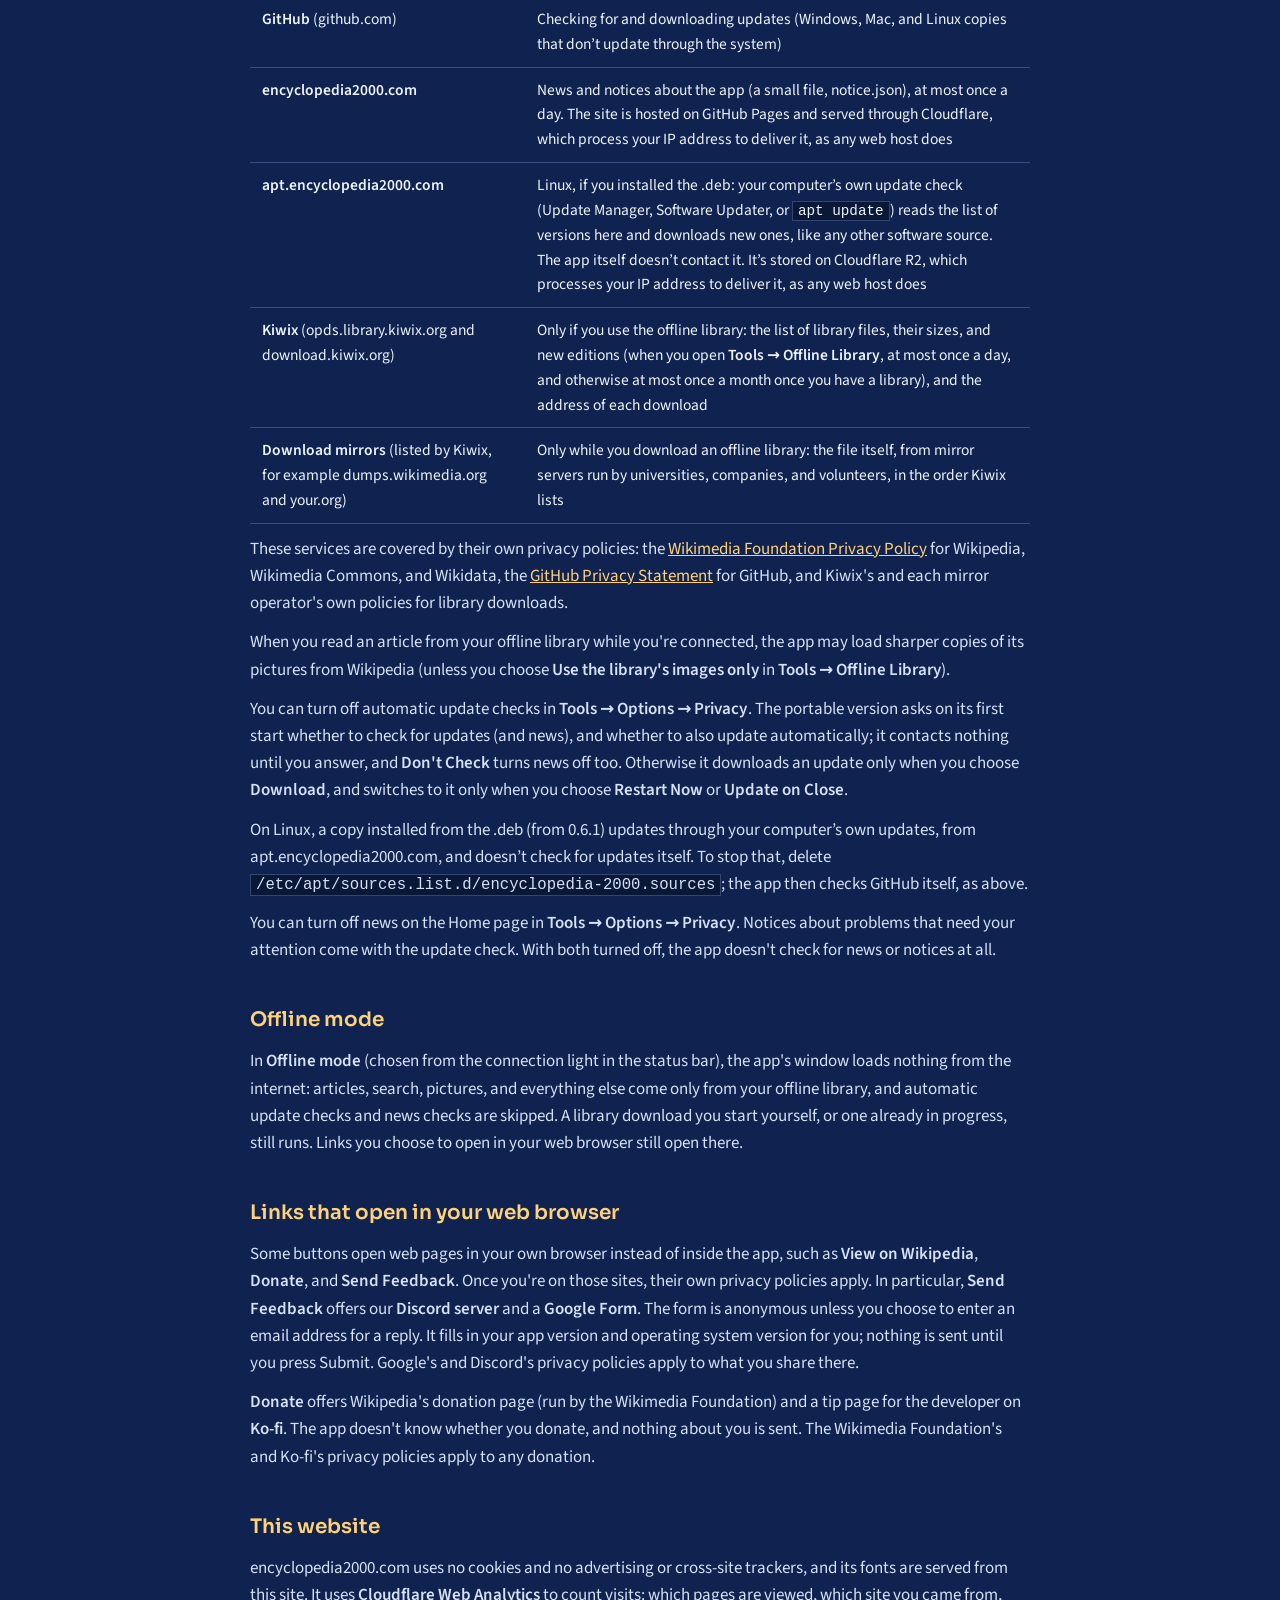
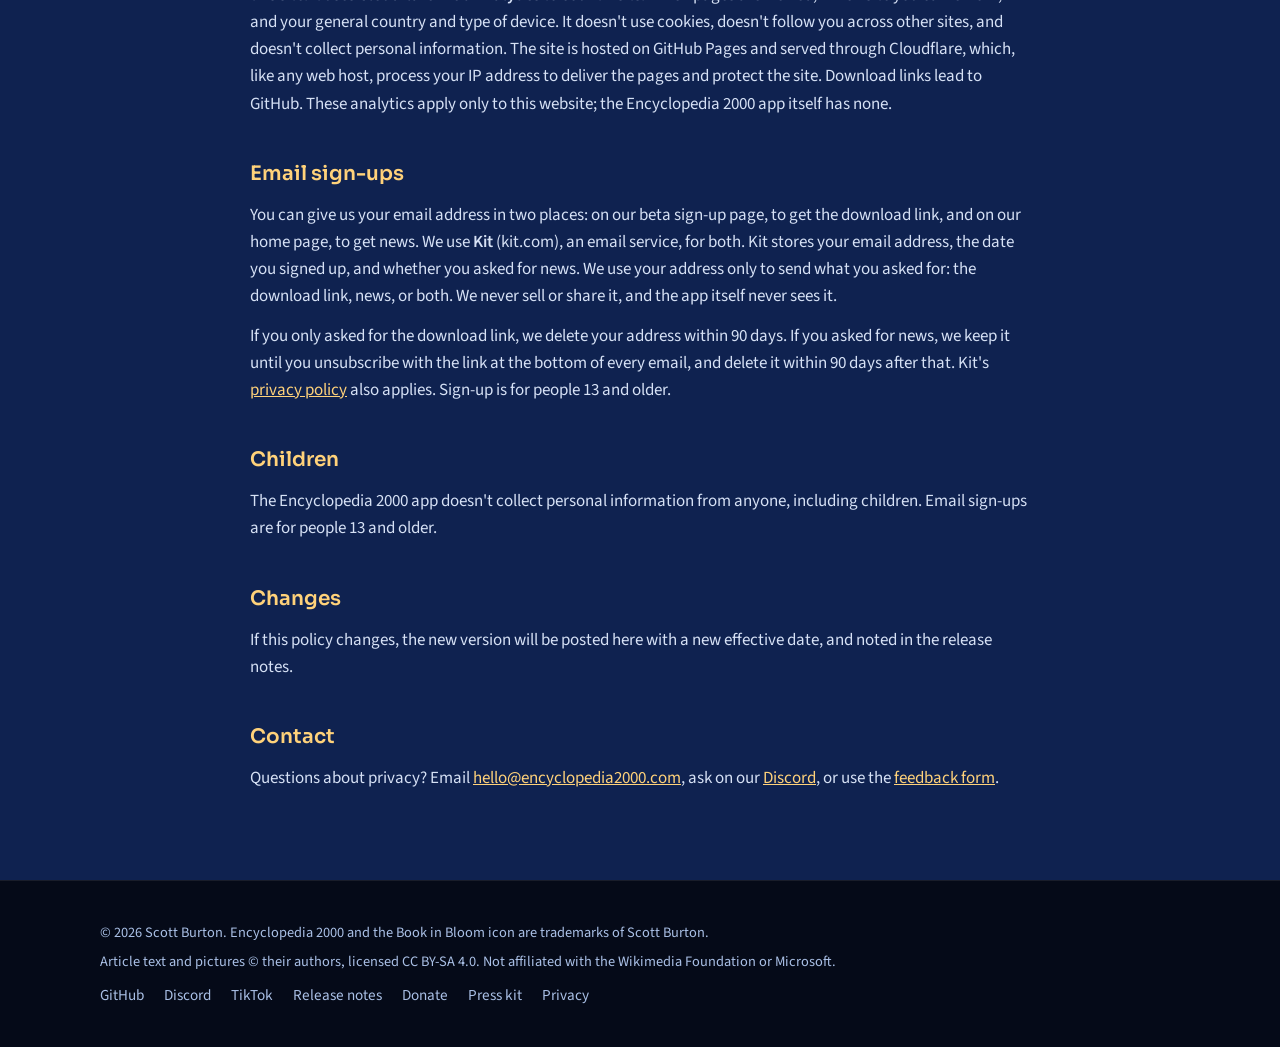
<file: privacy/index.html>
<!doctype html>
<html lang="en">
<head>
<meta charset="utf-8">
<meta name="viewport" content="width=device-width, initial-scale=1">
<link rel="canonical" href="https://encyclopedia2000.com/privacy/">
<title>Privacy Policy — Encyclopedia 2000</title>
<meta name="description" content="The Encyclopedia 2000 app has no accounts, ads, analytics, or tracking. Here is what it stores and what it connects to.">
<link rel="icon" href="../images/icon-small.svg" type="image/svg+xml">
<link rel="alternate icon" href="../favicon.ico">
<link rel="stylesheet" href="../site.css?v=14">
</head>
<body>

<header>
  <div class="wrap">
    <a class="brand" href="/"><img src="../images/icon.svg" alt=""><span>Encyclopedia <b>2000</b></span></a>
    <nav aria-label="Sections">
      <a href="/">Home</a>
      <a href="/#features">Features</a>
      <a href="/#faq">FAQ</a>
      <a href="https://donate.encyclopedia2000.com">Donate</a>
      <a class="ghlink" href="https://www.tiktok.com/@encyclopedia2000" title="Encyclopedia 2000 on TikTok"><svg class="gh" viewBox="0 0 24 24" aria-hidden="true"><path d="M12.53.02C13.84 0 15.14.01 16.44 0c.08 1.53.63 3.09 1.75 4.17 1.12 1.11 2.7 1.62 4.24 1.79v4.03c-1.44-.05-2.89-.35-4.2-.97-.57-.26-1.1-.59-1.62-.93-.01 2.92.01 5.84-.02 8.75-.08 1.4-.54 2.79-1.35 3.94-1.31 1.92-3.58 3.17-5.91 3.21-1.43.08-2.86-.31-4.08-1.03-2.02-1.19-3.44-3.37-3.65-5.71-.02-.5-.03-1-.01-1.49.18-1.9 1.12-3.72 2.58-4.96 1.66-1.44 3.98-2.13 6.15-1.72.02 1.48-.04 2.96-.04 4.44-.99-.32-2.15-.23-3.02.37-.63.41-1.11 1.04-1.36 1.75-.21.51-.15 1.07-.14 1.61.24 1.64 1.82 3.02 3.5 2.87 1.12-.01 2.19-.66 2.77-1.61.19-.33.4-.67.41-1.06.1-1.79.06-3.57.07-5.36.01-4.03-.01-8.05.02-12.07z"/></svg>TikTok</a>
      <a class="ghlink" href="https://discord.encyclopedia2000.com" title="Join the Encyclopedia 2000 Discord"><svg class="gh" viewBox="0 0 24 24" aria-hidden="true"><path d="M20.317 4.3698a19.7913 19.7913 0 00-4.8851-1.5152.0741.0741 0 00-.0785.0371c-.211.3753-.4447.8648-.6083 1.2495-1.8447-.2762-3.68-.2762-5.4868 0-.1636-.3933-.4058-.8742-.6177-1.2495a.077.077 0 00-.0785-.037 19.7363 19.7363 0 00-4.8852 1.515.0699.0699 0 00-.0321.0277C.5334 9.0458-.319 13.5799.0992 18.0578a.0824.0824 0 00.0312.0561c2.0528 1.5076 4.0413 2.4228 5.9929 3.0294a.0777.0777 0 00.0842-.0276c.4616-.6304.8731-1.2952 1.226-1.9942a.076.076 0 00-.0416-.1057c-.6528-.2476-1.2743-.5495-1.8722-.8923a.077.077 0 01-.0076-.1277c.1258-.0943.2517-.1923.3718-.2914a.0743.0743 0 01.0776-.0105c3.9278 1.7933 8.18 1.7933 12.0614 0a.0739.0739 0 01.0785.0095c.1202.099.246.1981.3728.2924a.077.077 0 01-.0066.1276 12.2986 12.2986 0 01-1.873.8914.0766.0766 0 00-.0407.1067c.3604.698.7719 1.3628 1.225 1.9932a.076.076 0 00.0842.0286c1.961-.6067 3.9495-1.5219 6.0023-3.0294a.077.077 0 00.0313-.0552c.5004-5.177-.8382-9.6739-3.5485-13.6604a.061.061 0 00-.0312-.0286zM8.02 15.3312c-1.1825 0-2.1569-1.0857-2.1569-2.419 0-1.3332.9555-2.4189 2.157-2.4189 1.2108 0 2.1757 1.0952 2.1568 2.419 0 1.3332-.9555 2.4189-2.1569 2.4189zm7.9748 0c-1.1825 0-2.1569-1.0857-2.1569-2.419 0-1.3332.9554-2.4189 2.1569-2.4189 1.2108 0 2.1757 1.0952 2.1568 2.419 0 1.3332-.946 2.4189-2.1568 2.4189Z"/></svg>Discord</a>
      <a class="ghlink" href="https://github.com/sburton0/encyclopedia-2000" title="Encyclopedia 2000 on GitHub"><svg class="gh" viewBox="0 0 16 16" aria-hidden="true"><path d="M8 0C3.58 0 0 3.58 0 8c0 3.54 2.29 6.53 5.47 7.59.4.07.55-.17.55-.38 0-.19-.01-.82-.01-1.49-2.01.37-2.53-.49-2.69-.94-.09-.23-.48-.94-.82-1.13-.28-.15-.68-.52-.01-.53.63-.01 1.08.58 1.23.82.72 1.21 1.87.87 2.33.66.07-.52.28-.87.51-1.07-1.78-.2-3.64-.89-3.64-3.95 0-.87.31-1.59.82-2.15-.08-.2-.36-1.02.08-2.12 0 0 .67-.21 2.2.82.64-.18 1.32-.27 2-.27.68 0 1.36.09 2 .27 1.53-1.04 2.2-.82 2.2-.82.44 1.1.16 1.92.08 2.12.51.56.82 1.27.82 2.15 0 3.07-1.87 3.75-3.65 3.95.29.25.54.73.54 1.48 0 1.07-.01 1.93-.01 2.2 0 .21.15.46.55.38A8.013 8.013 0 0 0 16 8c0-4.42-3.58-8-8-8z"/></svg>GitHub</a>
    </nav>
    <a class="btn" href="/#download">Download</a>
  </div>
</header>

<main class="doc">
  <div class="wrap">
    <h1>Privacy Policy</h1>
    <p class="lead">Effective November 27, 2026</p>

    <p>Encyclopedia 2000 is a free desktop encyclopedia for Windows, Mac, and Linux. It's built to respect your privacy: it has no accounts, no ads, no analytics, and no tracking, and it doesn't collect or sell any personal information.</p>

    <h2>What stays on your computer</h2>
    <p>The app saves a few things so it works the way you left it. They're stored only on your computer and are never sent anywhere:</p>
    <ul>
      <li>Your settings from Tools → Options, such as sound, text size, and startup choices</li>
      <li>Your favorites and their folders, and the activities you've starred</li>
      <li>Your history: the articles you've read and when (Recently viewed is its newest few)</li>
      <li>Articles you download for offline reading, with their pictures and sounds (and videos, if you choose them)</li>
      <li>Game progress, such as Star Chart stars and score and Passport's stamps</li>
      <li>What you enter in activities, such as the birthday in The Day You Were Born and the people in Lifelines</li>
      <li>The window's size and position</li>
      <li>Your offline library, if you download one: a Wikipedia file saved in the folder you choose in <b>Tools → Offline Library</b>, along with the library's settings (Online or Offline mode, "use the offline library first", and the image choice) and the progress of a download in progress</li>
      <li>A log of problems reading your offline library (library-errors.log), if there are any: what the app was doing (such as the words you searched for), the error, and the library file's name and size, for you to send in if you choose. It's kept short (the newest entries), and you can delete it any time.</li>
    </ul>
    <p>The installed version keeps these in your user profile on your computer. The portable version keeps them in an "Encyclopedia 2000 Data" folder next to the program.</p>
    <p>To remove an offline library, use <b>Remove…</b> in <b>Tools → Offline Library</b> (or delete its file from the folder shown there). To remove downloaded articles, use <b>Remove…</b> in <b>Tools → Options → Storage</b>, or delete them in <b>My Articles</b>. To clear your history, use <b>Clear History…</b> on the History page (in <b>My Articles</b>) or in <b>Tools → Options → Privacy</b>; <b>Pause history</b> on the History page stops adding to it. To remove the rest, uninstall the app, or (for the portable version) delete the "Encyclopedia 2000 Data" folder. Uninstalling may leave your settings folder behind; you can delete it from <code>%APPDATA%\encyclopedia-2000</code>.</p>

    <h2>What the app connects to</h2>
    <p>To show you articles and keep itself up to date, the app connects to these services. Like any website you visit, they can see your computer's IP address and the request being made (for example, which article you opened). The app identifies itself to them as Encyclopedia 2000, with its version number, website, and the app's own contact address (hello@encyclopedia2000.com), as Wikimedia asks apps to do. It doesn't send your name, email, or any other personal information.</p>
    <div class="table"><table>
      <tr><th>Service</th><th>Why</th></tr>
      <tr><td><b>Wikipedia</b> (en.wikipedia.org)</td><td>Articles, search, featured content, and "On this day" events</td></tr>
      <tr><td><b>Wikimedia Commons</b> (upload.wikimedia.org and commons.wikimedia.org)</td><td>Pictures, videos, and sounds, and the Media of the Day and Featured Sounds lists</td></tr>
      <tr><td><b>Wikimedia</b> (wikimedia.org)</td><td>Pictures of math formulas in articles</td></tr>
      <tr><td><b>Wikidata</b> (query.wikidata.org)</td><td>Facts in World Explorer and Lifelines</td></tr>
      <tr><td><b>GitHub</b> (github.com)</td><td>Checking for and downloading updates (Windows, Mac, and Linux copies that don’t update through the system)</td></tr>
      <tr><td><b>encyclopedia2000.com</b></td><td>News and notices about the app (a small file, notice.json), at most once a day. The site is hosted on GitHub Pages and served through Cloudflare, which process your IP address to deliver it, as any web host does</td></tr>
      <tr><td><b>apt.encyclopedia2000.com</b></td><td>Linux, if you installed the .deb: your computer’s own update check (Update Manager, Software Updater, or <code>apt update</code>) reads the list of versions here and downloads new ones, like any other software source. The app itself doesn’t contact it. It’s stored on Cloudflare R2, which processes your IP address to deliver it, as any web host does</td></tr>
      <tr><td><b>Kiwix</b> (opds.library.kiwix.org and download.kiwix.org)</td><td>Only if you use the offline library: the list of library files, their sizes, and new editions (when you open <b>Tools → Offline Library</b>, at most once a day, and otherwise at most once a month once you have a library), and the address of each download</td></tr>
      <tr><td><b>Download mirrors</b> (listed by Kiwix, for example dumps.wikimedia.org and your.org)</td><td>Only while you download an offline library: the file itself, from mirror servers run by universities, companies, and volunteers, in the order Kiwix lists</td></tr>
    </table></div>
    <p>These services are covered by their own privacy policies: the <a href="https://foundation.wikimedia.org/wiki/Policy:Privacy_policy">Wikimedia Foundation Privacy Policy</a> for Wikipedia, Wikimedia Commons, and Wikidata, the <a href="https://docs.github.com/site-policy/privacy-policies/github-general-privacy-statement">GitHub Privacy Statement</a> for GitHub, and Kiwix's and each mirror operator's own policies for library downloads.</p>
    <p>When you read an article from your offline library while you're connected, the app may load sharper copies of its pictures from Wikipedia (unless you choose <b>Use the library's images only</b> in <b>Tools → Offline Library</b>).</p>
    <p>You can turn off automatic update checks in <b>Tools → Options → Privacy</b>. The portable version asks on its first start whether to check for updates (and news), and whether to also update automatically; it contacts nothing until you answer, and <b>Don't Check</b> turns news off too. Otherwise it downloads an update only when you choose <b>Download</b>, and switches to it only when you choose <b>Restart Now</b> or <b>Update on Close</b>.</p>
    <p>On Linux, a copy installed from the .deb (from 0.6.1) updates through your computer’s own updates, from apt.encyclopedia2000.com, and doesn’t check for updates itself. To stop that, delete <code>/etc/apt/sources.list.d/encyclopedia-2000.sources</code>; the app then checks GitHub itself, as above.</p>
    <p>You can turn off news on the Home page in <b>Tools → Options → Privacy</b>. Notices about problems that need your attention come with the update check. With both turned off, the app doesn't check for news or notices at all.</p>

    <h2>Offline mode</h2>
    <p>In <b>Offline mode</b> (chosen from the connection light in the status bar), the app's window loads nothing from the internet: articles, search, pictures, and everything else come only from your offline library, and automatic update checks and news checks are skipped. A library download you start yourself, or one already in progress, still runs. Links you choose to open in your web browser still open there.</p>

    <h2>Links that open in your web browser</h2>
    <p>Some buttons open web pages in your own browser instead of inside the app, such as <b>View on Wikipedia</b>, <b>Donate</b>, and <b>Send Feedback</b>. Once you're on those sites, their own privacy policies apply. In particular, <b>Send Feedback</b> offers our <b>Discord server</b> and a <b>Google Form</b>. The form is anonymous unless you choose to enter an email address for a reply. It fills in your app version and operating system version for you; nothing is sent until you press Submit. Google's and Discord's privacy policies apply to what you share there.</p>
    <p><b>Donate</b> offers Wikipedia's donation page (run by the Wikimedia Foundation) and a tip page for the developer on <b>Ko-fi</b>. The app doesn't know whether you donate, and nothing about you is sent. The Wikimedia Foundation's and Ko-fi's privacy policies apply to any donation.</p>

    <h2>This website</h2>
    <p>encyclopedia2000.com uses no cookies and no advertising or cross-site trackers, and its fonts are served from this site. It uses <b>Cloudflare Web Analytics</b> to count visits: which pages are viewed, which site you came from, and your general country and type of device. It doesn't use cookies, doesn't follow you across other sites, and doesn't collect personal information. The site is hosted on GitHub Pages and served through Cloudflare, which, like any web host, process your IP address to deliver the pages and protect the site. Download links lead to GitHub. These analytics apply only to this website; the Encyclopedia 2000 app itself has none.</p>

    <h2 id="signup">Email sign-ups</h2>
    <p>You can give us your email address in two places: on our beta sign-up page, to get the download link, and on our home page, to get news. We use <b>Kit</b> (kit.com), an email service, for both. Kit stores your email address, the date you signed up, and whether you asked for news. We use your address only to send what you asked for: the download link, news, or both. We never sell or share it, and the app itself never sees it.</p>
    <p>If you only asked for the download link, we delete your address within 90 days. If you asked for news, we keep it until you unsubscribe with the link at the bottom of every email, and delete it within 90 days after that. Kit's <a href="https://kit.com/privacy">privacy policy</a> also applies. Sign-up is for people 13 and older.</p>

    <h2>Children</h2>
    <p>The Encyclopedia 2000 app doesn't collect personal information from anyone, including children. Email sign-ups are for people 13 and older.</p>

    <h2>Changes</h2>
    <p>If this policy changes, the new version will be posted here with a new effective date, and noted in the release notes.</p>

    <h2>Contact</h2>
    <p>Questions about privacy? Email <a href="mailto:hello@encyclopedia2000.com">hello@encyclopedia2000.com</a>, ask on our <a href="https://discord.encyclopedia2000.com">Discord</a>, or use the <a href="https://docs.google.com/forms/d/e/1FAIpQLSfCzlaWDSgLJfiaTmDzbbJ9dW2yQLKUjwxtbEqByurrhiARYg/viewform">feedback form</a>.</p>
  </div>
</main>

<footer>
  <div class="wrap">
    <div>
      <p>© 2026 Scott Burton. Encyclopedia 2000 and the Book in Bloom icon are trademarks of Scott Burton.</p>
      <p>Article text and pictures © their authors, licensed CC BY-SA 4.0. Not affiliated with the Wikimedia Foundation or Microsoft.</p>
    </div>
    <nav aria-label="More">
      <a href="https://github.com/sburton0/encyclopedia-2000">GitHub</a>
      <a href="https://discord.encyclopedia2000.com">Discord</a>
      <a href="https://www.tiktok.com/@encyclopedia2000">TikTok</a>
      <a href="https://github.com/sburton0/encyclopedia-2000/releases">Release notes</a>
      <a href="https://donate.encyclopedia2000.com">Donate</a>
      <a href="/press/">Press kit</a>
      <a href="/privacy/">Privacy</a>
    </nav>
  </div>
</footer>
</body>
</html>
</file>
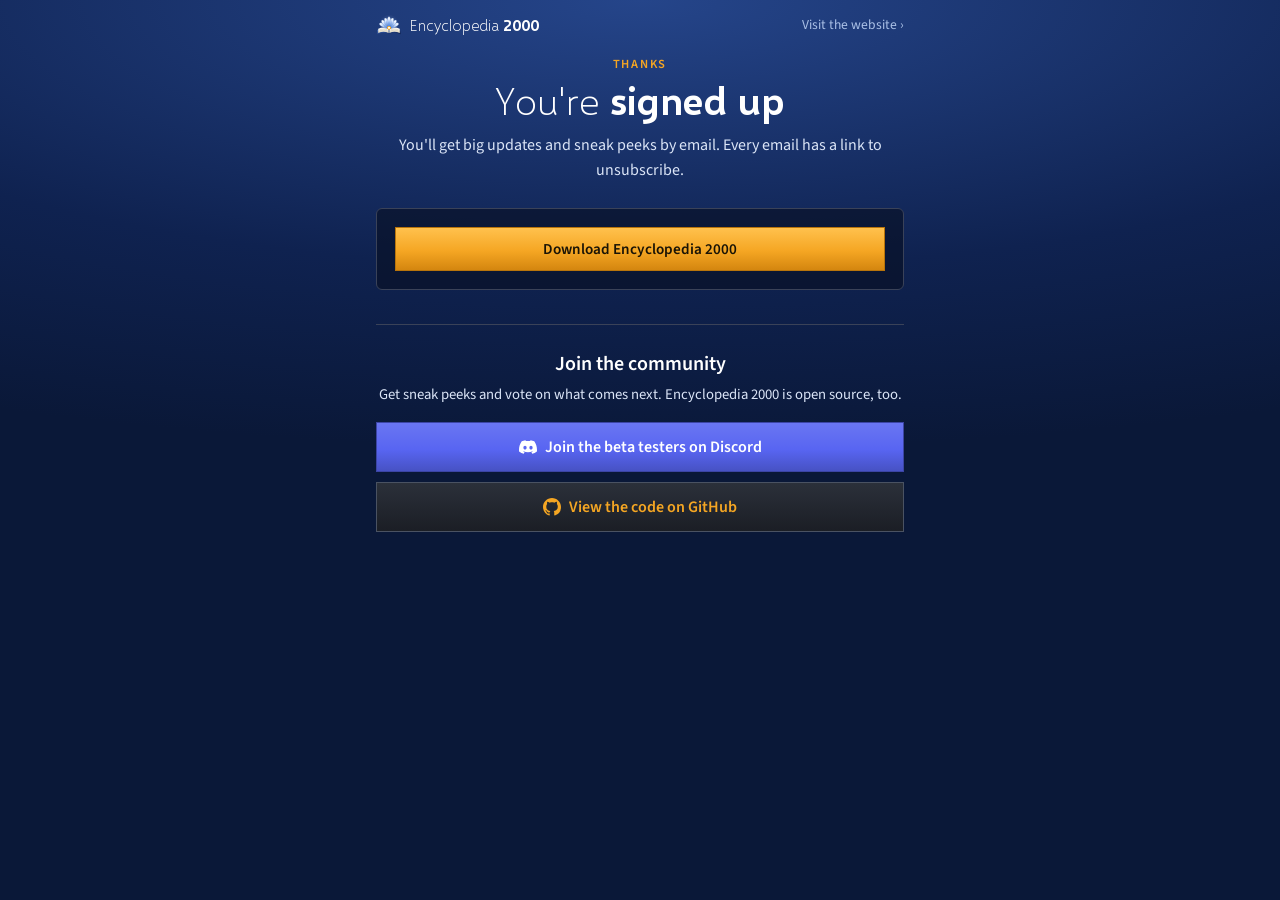
<file: subscribed/index.html>
<!doctype html>
<html lang="en">
<head>
<meta charset="utf-8">
<meta name="viewport" content="width=device-width, initial-scale=1">
<!-- Kit sends people here after they confirm their homepage news sign-up (the Homepage news form's confirmation email settings).
     Not linked from the site, and kept out of search results. -->
<meta name="robots" content="noindex, nofollow">
<title>You're signed up · Encyclopedia 2000</title>
<link rel="icon" href="../images/icon-small.svg" type="image/svg+xml">
<link rel="alternate icon" href="../favicon.ico">
<link rel="stylesheet" href="../site.css?v=14">
<style>
  body { background: radial-gradient(120% 50% at 50% 0%, #25458a, #0f2250 60%, #0a1838); min-height: 100vh; }
  .top { display: flex; align-items: center; justify-content: space-between; max-width: 560px; margin: 0 auto; padding: 12px 16px; }
  .top .brand { display: flex; align-items: center; gap: 8px; font: 300 1rem/1 var(--wordmark); color: #fff; text-decoration: none; }
  .top .brand img { width: 26px; height: 26px; }
  .top .brand b { font-weight: 600; }
  .top .site { font-size: .85rem; color: var(--sky); text-decoration: none; }
  .top .site:hover { color: var(--orange); }
  .join { max-width: 560px; margin: 0 auto; padding: 8px 16px 48px; text-align: center; }
  .join .kicker { font: 600 .78rem/1 var(--body); letter-spacing: .14em; text-transform: uppercase; color: var(--orange); }
  .join h1 { margin-top: 8px; font: 300 clamp(1.8rem, 7.5vw, 2.4rem)/1.15 var(--wordmark); color: #fff; }
  .join h1 b { font-weight: 600; }
  .join .sub { margin-top: 10px; font-size: 1rem; color: #dbe5f7; }
  /* Screenshots of the full app window, as wide as the phone allows; swipe for more. */
  .carousel { margin: 22px -8px 0; }
  .track { display: flex; overflow-x: auto; scroll-snap-type: x mandatory; scrollbar-width: none; gap: 12px; }
  .track::-webkit-scrollbar { display: none; }
  .track figure { flex: 0 0 100%; scroll-snap-align: center; margin: 0; }
  .track img { display: block; width: 100%; height: auto; border: 1px solid #3a4258; box-shadow: 0 8px 24px rgba(0, 0, 0, .4); }
  .dots { display: flex; justify-content: center; gap: 8px; margin-top: 12px; }
  .dots button { width: 8px; height: 8px; padding: 0; border: 0; border-radius: 50%; background: #4a5a80; cursor: pointer; }
  .dots button.on { background: var(--orange); }
  /* Community: Discord and GitHub */
  .community { margin-top: 34px; padding-top: 26px; border-top: 1px solid #3a4258; }
  .community h2 { font: 600 1.25rem/1.3 var(--body); color: #fff; }
  .community p { margin-top: 6px; font-size: .92rem; color: #dbe5f7; }
  .community .links { display: flex; flex-direction: column; gap: 10px; margin-top: 16px; }
  .community .btn { justify-content: center; padding-block: 13px; font-size: 1rem; }
  .community .btn.discord-btn { background: linear-gradient(#6a76f2, #5865f2 55%, #4752c4); border-color: #3c45a5; color: #fff; }
  .community .btn.discord-btn:hover { background: linear-gradient(#7c87f5, #6a76f2 55%, #5865f2); color: #fff; }
  .card { margin-top: 24px; padding: 18px; text-align: left; background: rgba(8, 14, 32, .6); border: 1px solid #3a4258; border-radius: 6px; }
  .card h2 { font: 600 1.1rem/1.3 var(--body); color: #fff; }
  .card p { margin-top: 4px; font-size: .92rem; color: #dbe5f7; }
  .card form { display: flex; flex-direction: column; gap: 10px; margin-top: 14px; }
  .card input[type=email] { width: 100%; padding: 12px 14px; border: 1px solid #4a5262; border-radius: 4px; background: #0b0d12; color: #fff; font: inherit; }
  .card input[type=email]:focus { outline: 2px solid var(--orange); outline-offset: 1px; }
  .card .btn { justify-content: center; }
  .card p.os { margin-top: 6px; font: 600 .95rem/1 var(--body); letter-spacing: .02em; color: var(--sky); white-space: nowrap; }
  .card p.os span { margin-inline: 6px; color: #5d6d94; }
  .card label.opt { display: flex; gap: 8px; align-items: flex-start; font-size: .85rem; color: var(--sky); }
  .card label.opt input { margin-top: 3px; accent-color: var(--orange); }
  .card .fine { font-size: .76rem; color: #93a3c4; }
  .card .fine a { color: inherit; }
  .alt { margin-top: 16px; font-size: .95rem; color: #dbe5f7; }
  .alt b { color: var(--orange); }
  /* On a computer, offer the download right away instead of the email form. */
  .desk { display: none; }
  @media (min-width: 900px) and (pointer: fine) { .desk { display: block; } .phone { display: none; } }
</style>
</head>
<body>
<div class="top">
  <a class="brand" href="/"><img src="../images/icon.svg" alt=""><span>Encyclopedia <b>2000</b></span></a>
  <a class="site" href="/">Visit the website ›</a>
</div>
<main class="join">
  <p class="kicker">Thanks</p>
  <h1>You're <b>signed up</b></h1>
  <p class="sub">You'll get big updates and sneak peeks by email. Every email has a link to unsubscribe.</p>
  <div class="card" style="text-align:center">
    <a class="btn primary" href="/#download">Download Encyclopedia 2000</a>
  </div>

  <section class="community">
    <h2>Join the community</h2>
    <p>Get sneak peeks and vote on what comes next. Encyclopedia 2000 is open source, too.</p>
    <div class="links">
      <a class="btn discord-btn" href="https://discord.encyclopedia2000.com"><svg class="gh" viewBox="0 0 24 24" aria-hidden="true"><path d="M20.317 4.3698a19.7913 19.7913 0 00-4.8851-1.5152.0741.0741 0 00-.0785.0371c-.211.3753-.4447.8648-.6083 1.2495-1.8447-.2762-3.68-.2762-5.4868 0-.1636-.3933-.4058-.8742-.6177-1.2495a.077.077 0 00-.0785-.037 19.7363 19.7363 0 00-4.8852 1.515.0699.0699 0 00-.0321.0277C.5334 9.0458-.319 13.5799.0992 18.0578a.0824.0824 0 00.0312.0561c2.0528 1.5076 4.0413 2.4228 5.9929 3.0294a.0777.0777 0 00.0842-.0276c.4616-.6304.8731-1.2952 1.226-1.9942a.076.076 0 00-.0416-.1057c-.6528-.2476-1.2743-.5495-1.8722-.8923a.077.077 0 01-.0076-.1277c.1258-.0943.2517-.1923.3718-.2914a.0743.0743 0 01.0776-.0105c3.9278 1.7933 8.18 1.7933 12.0614 0a.0739.0739 0 01.0785.0095c.1202.099.246.1981.3728.2924a.077.077 0 01-.0066.1276 12.2986 12.2986 0 01-1.873.8914.0766.0766 0 00-.0407.1067c.3604.698.7719 1.3628 1.225 1.9932a.076.076 0 00.0842.0286c1.961-.6067 3.9495-1.5219 6.0023-3.0294a.077.077 0 00.0313-.0552c.5004-5.177-.8382-9.6739-3.5485-13.6604a.061.061 0 00-.0312-.0286zM8.02 15.3312c-1.1825 0-2.1569-1.0857-2.1569-2.419 0-1.3332.9555-2.4189 2.157-2.4189 1.2108 0 2.1757 1.0952 2.1568 2.419 0 1.3332-.9555 2.4189-2.1569 2.4189zm7.9748 0c-1.1825 0-2.1569-1.0857-2.1569-2.419 0-1.3332.9554-2.4189 2.1569-2.4189 1.2108 0 2.1757 1.0952 2.1568 2.419 0 1.3332-.946 2.4189-2.1568 2.4189Z"/></svg>Join the beta testers on Discord</a>
      <a class="btn" href="https://github.com/sburton0/encyclopedia-2000"><svg class="gh" viewBox="0 0 16 16" aria-hidden="true"><path d="M8 0C3.58 0 0 3.58 0 8c0 3.54 2.29 6.53 5.47 7.59.4.07.55-.17.55-.38 0-.19-.01-.82-.01-1.49-2.01.37-2.53-.49-2.69-.94-.09-.23-.48-.94-.82-1.13-.28-.15-.68-.52-.01-.53.63-.01 1.08.58 1.23.82.72 1.21 1.87.87 2.33.66.07-.52.28-.87.51-1.07-1.78-.2-3.64-.89-3.64-3.95 0-.87.31-1.59.82-2.15-.08-.2-.36-1.02.08-2.12 0 0 .67-.21 2.2.82.64-.18 1.32-.27 2-.27.68 0 1.36.09 2 .27 1.53-1.04 2.2-.82 2.2-.82.44 1.1.16 1.92.08 2.12.51.56.82 1.27.82 2.15 0 3.07-1.87 3.75-3.65 3.95.29.25.54.73.54 1.48 0 1.07-.01 1.93-.01 2.2 0 .21.15.46.55.38A8.013 8.013 0 0 0 16 8c0-4.42-3.58-8-8-8z"/></svg>View the code on GitHub</a>
    </div>
  </section>
</main>
</body>
</html>
</file>
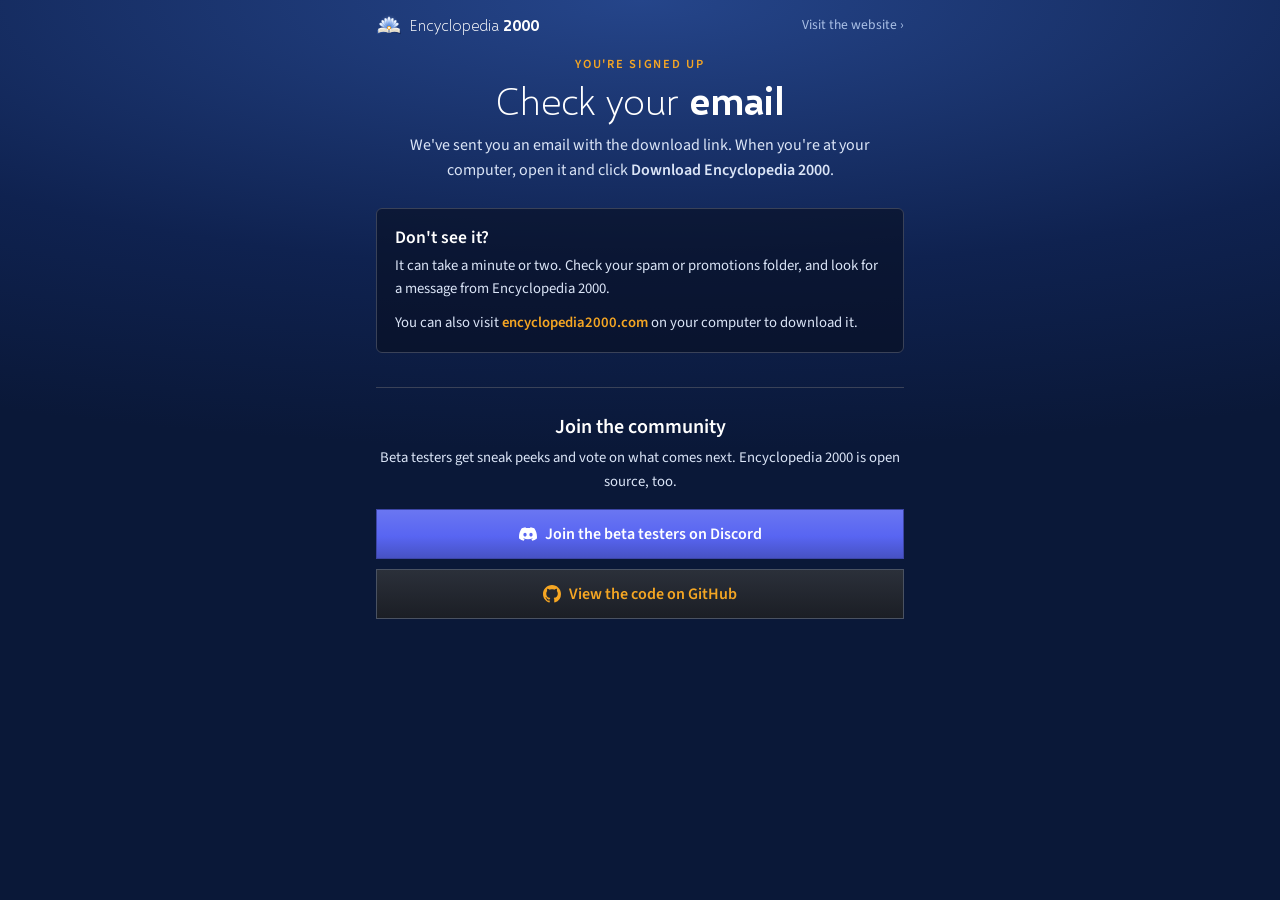
<file: beta-signup/thanks/index.html>
<!doctype html>
<html lang="en">
<head>
<meta charset="utf-8">
<meta name="viewport" content="width=device-width, initial-scale=1">
<!-- The TikTok landing page: shared only from TikTok, not linked from the site, and kept out of search results.
     Built for phones: the screenshot and the sign-up come first. -->
<meta name="robots" content="noindex, nofollow">
<title>Check your email · Encyclopedia 2000</title>
<meta name="description" content="Join the Encyclopedia 2000 beta: a free desktop encyclopedia for Windows, Mac, and Linux.">
<link rel="icon" href="../../images/icon-small.svg" type="image/svg+xml">
<link rel="alternate icon" href="../../favicon.ico">
<link rel="stylesheet" href="../../site.css?v=14">
<style>
  body { background: radial-gradient(120% 50% at 50% 0%, #25458a, #0f2250 60%, #0a1838); min-height: 100vh; }
  .top { display: flex; align-items: center; justify-content: space-between; max-width: 560px; margin: 0 auto; padding: 12px 16px; }
  .top .brand { display: flex; align-items: center; gap: 8px; font: 300 1rem/1 var(--wordmark); color: #fff; text-decoration: none; }
  .top .brand img { width: 26px; height: 26px; }
  .top .brand b { font-weight: 600; }
  .top .site { font-size: .85rem; color: var(--sky); text-decoration: none; }
  .top .site:hover { color: var(--orange); }
  .join { max-width: 560px; margin: 0 auto; padding: 8px 16px 48px; text-align: center; }
  .join .kicker { font: 600 .78rem/1 var(--body); letter-spacing: .14em; text-transform: uppercase; color: var(--orange); }
  .join h1 { margin-top: 8px; font: 300 clamp(1.8rem, 7.5vw, 2.4rem)/1.15 var(--wordmark); color: #fff; }
  .join h1 b { font-weight: 600; }
  .join .sub { margin-top: 10px; font-size: 1rem; color: #dbe5f7; }
  /* Screenshots of the full app window, as wide as the phone allows; swipe for more. */
  .carousel { margin: 22px -8px 0; }
  .track { display: flex; overflow-x: auto; scroll-snap-type: x mandatory; scrollbar-width: none; gap: 12px; }
  .track::-webkit-scrollbar { display: none; }
  .track figure { flex: 0 0 100%; scroll-snap-align: center; margin: 0; }
  .track img { display: block; width: 100%; height: auto; border: 1px solid #3a4258; box-shadow: 0 8px 24px rgba(0, 0, 0, .4); }
  .dots { display: flex; justify-content: center; gap: 8px; margin-top: 12px; }
  .dots button { width: 8px; height: 8px; padding: 0; border: 0; border-radius: 50%; background: #4a5a80; cursor: pointer; }
  .dots button.on { background: var(--orange); }
  /* Community: Discord and GitHub */
  .community { margin-top: 34px; padding-top: 26px; border-top: 1px solid #3a4258; }
  .community h2 { font: 600 1.25rem/1.3 var(--body); color: #fff; }
  .community p { margin-top: 6px; font-size: .92rem; color: #dbe5f7; }
  .community .links { display: flex; flex-direction: column; gap: 10px; margin-top: 16px; }
  .community .btn { justify-content: center; padding-block: 13px; font-size: 1rem; }
  .community .btn.discord-btn { background: linear-gradient(#6a76f2, #5865f2 55%, #4752c4); border-color: #3c45a5; color: #fff; }
  .community .btn.discord-btn:hover { background: linear-gradient(#7c87f5, #6a76f2 55%, #5865f2); color: #fff; }
  .card { margin-top: 24px; padding: 18px; text-align: left; background: rgba(8, 14, 32, .6); border: 1px solid #3a4258; border-radius: 6px; }
  .card h2 { font: 600 1.1rem/1.3 var(--body); color: #fff; }
  .card p { margin-top: 4px; font-size: .92rem; color: #dbe5f7; }
  .card form { display: flex; flex-direction: column; gap: 10px; margin-top: 14px; }
  .card input[type=email] { width: 100%; padding: 12px 14px; border: 1px solid #4a5262; border-radius: 4px; background: #0b0d12; color: #fff; font: inherit; }
  .card input[type=email]:focus { outline: 2px solid var(--orange); outline-offset: 1px; }
  .card .btn { justify-content: center; }
  .card p.os { margin-top: 6px; font: 600 .95rem/1 var(--body); letter-spacing: .02em; color: var(--sky); white-space: nowrap; }
  .card p.os span { margin-inline: 6px; color: #5d6d94; }
  .card label.opt { display: flex; gap: 8px; align-items: flex-start; font-size: .85rem; color: var(--sky); }
  .card label.opt input { margin-top: 3px; accent-color: var(--orange); }
  .card .fine { font-size: .76rem; color: #93a3c4; }
  .card .fine a { color: inherit; }
  .alt { margin-top: 16px; font-size: .95rem; color: #dbe5f7; }
  .alt b { color: var(--orange); }
  /* On a computer, offer the download right away instead of the email form. */
  .desk { display: none; }
  @media (min-width: 900px) and (pointer: fine) { .desk { display: block; } .phone { display: none; } }
</style>
</head>
<body>
<div class="top">
  <a class="brand" href="/"><img src="../../images/icon.svg" alt=""><span>Encyclopedia <b>2000</b></span></a>
  <a class="site" href="/">Visit the website ›</a>
</div>
<main class="join">
  <p class="kicker">You're signed up</p>
  <h1>Check your <b>email</b></h1>
  <p class="sub">We've sent you an email with the download link. When you're at your computer, open it and click <b>Download Encyclopedia 2000</b>.</p>
  <div class="card">
    <h2>Don't see it?</h2>
    <p>It can take a minute or two. Check your spam or promotions folder, and look for a message from Encyclopedia 2000.</p>
    <p style="margin-top:10px">You can also visit <b style="color:var(--orange)">encyclopedia2000.com</b> on your computer to download it.</p>
  </div>

  <section class="community">
    <h2>Join the community</h2>
    <p>Beta testers get sneak peeks and vote on what comes next. Encyclopedia 2000 is open source, too.</p>
    <div class="links">
      <a class="btn discord-btn" href="https://discord.encyclopedia2000.com"><svg class="gh" viewBox="0 0 24 24" aria-hidden="true"><path d="M20.317 4.3698a19.7913 19.7913 0 00-4.8851-1.5152.0741.0741 0 00-.0785.0371c-.211.3753-.4447.8648-.6083 1.2495-1.8447-.2762-3.68-.2762-5.4868 0-.1636-.3933-.4058-.8742-.6177-1.2495a.077.077 0 00-.0785-.037 19.7363 19.7363 0 00-4.8852 1.515.0699.0699 0 00-.0321.0277C.5334 9.0458-.319 13.5799.0992 18.0578a.0824.0824 0 00.0312.0561c2.0528 1.5076 4.0413 2.4228 5.9929 3.0294a.0777.0777 0 00.0842-.0276c.4616-.6304.8731-1.2952 1.226-1.9942a.076.076 0 00-.0416-.1057c-.6528-.2476-1.2743-.5495-1.8722-.8923a.077.077 0 01-.0076-.1277c.1258-.0943.2517-.1923.3718-.2914a.0743.0743 0 01.0776-.0105c3.9278 1.7933 8.18 1.7933 12.0614 0a.0739.0739 0 01.0785.0095c.1202.099.246.1981.3728.2924a.077.077 0 01-.0066.1276 12.2986 12.2986 0 01-1.873.8914.0766.0766 0 00-.0407.1067c.3604.698.7719 1.3628 1.225 1.9932a.076.076 0 00.0842.0286c1.961-.6067 3.9495-1.5219 6.0023-3.0294a.077.077 0 00.0313-.0552c.5004-5.177-.8382-9.6739-3.5485-13.6604a.061.061 0 00-.0312-.0286zM8.02 15.3312c-1.1825 0-2.1569-1.0857-2.1569-2.419 0-1.3332.9555-2.4189 2.157-2.4189 1.2108 0 2.1757 1.0952 2.1568 2.419 0 1.3332-.9555 2.4189-2.1569 2.4189zm7.9748 0c-1.1825 0-2.1569-1.0857-2.1569-2.419 0-1.3332.9554-2.4189 2.1569-2.4189 1.2108 0 2.1757 1.0952 2.1568 2.419 0 1.3332-.946 2.4189-2.1568 2.4189Z"/></svg>Join the beta testers on Discord</a>
      <a class="btn" href="https://github.com/sburton0/encyclopedia-2000"><svg class="gh" viewBox="0 0 16 16" aria-hidden="true"><path d="M8 0C3.58 0 0 3.58 0 8c0 3.54 2.29 6.53 5.47 7.59.4.07.55-.17.55-.38 0-.19-.01-.82-.01-1.49-2.01.37-2.53-.49-2.69-.94-.09-.23-.48-.94-.82-1.13-.28-.15-.68-.52-.01-.53.63-.01 1.08.58 1.23.82.72 1.21 1.87.87 2.33.66.07-.52.28-.87.51-1.07-1.78-.2-3.64-.89-3.64-3.95 0-.87.31-1.59.82-2.15-.08-.2-.36-1.02.08-2.12 0 0 .67-.21 2.2.82.64-.18 1.32-.27 2-.27.68 0 1.36.09 2 .27 1.53-1.04 2.2-.82 2.2-.82.44 1.1.16 1.92.08 2.12.51.56.82 1.27.82 2.15 0 3.07-1.87 3.75-3.65 3.95.29.25.54.73.54 1.48 0 1.07-.01 1.93-.01 2.2 0 .21.15.46.55.38A8.013 8.013 0 0 0 16 8c0-4.42-3.58-8-8-8z"/></svg>View the code on GitHub</a>
    </div>
  </section>
</main>
</body>
</html>
</file>
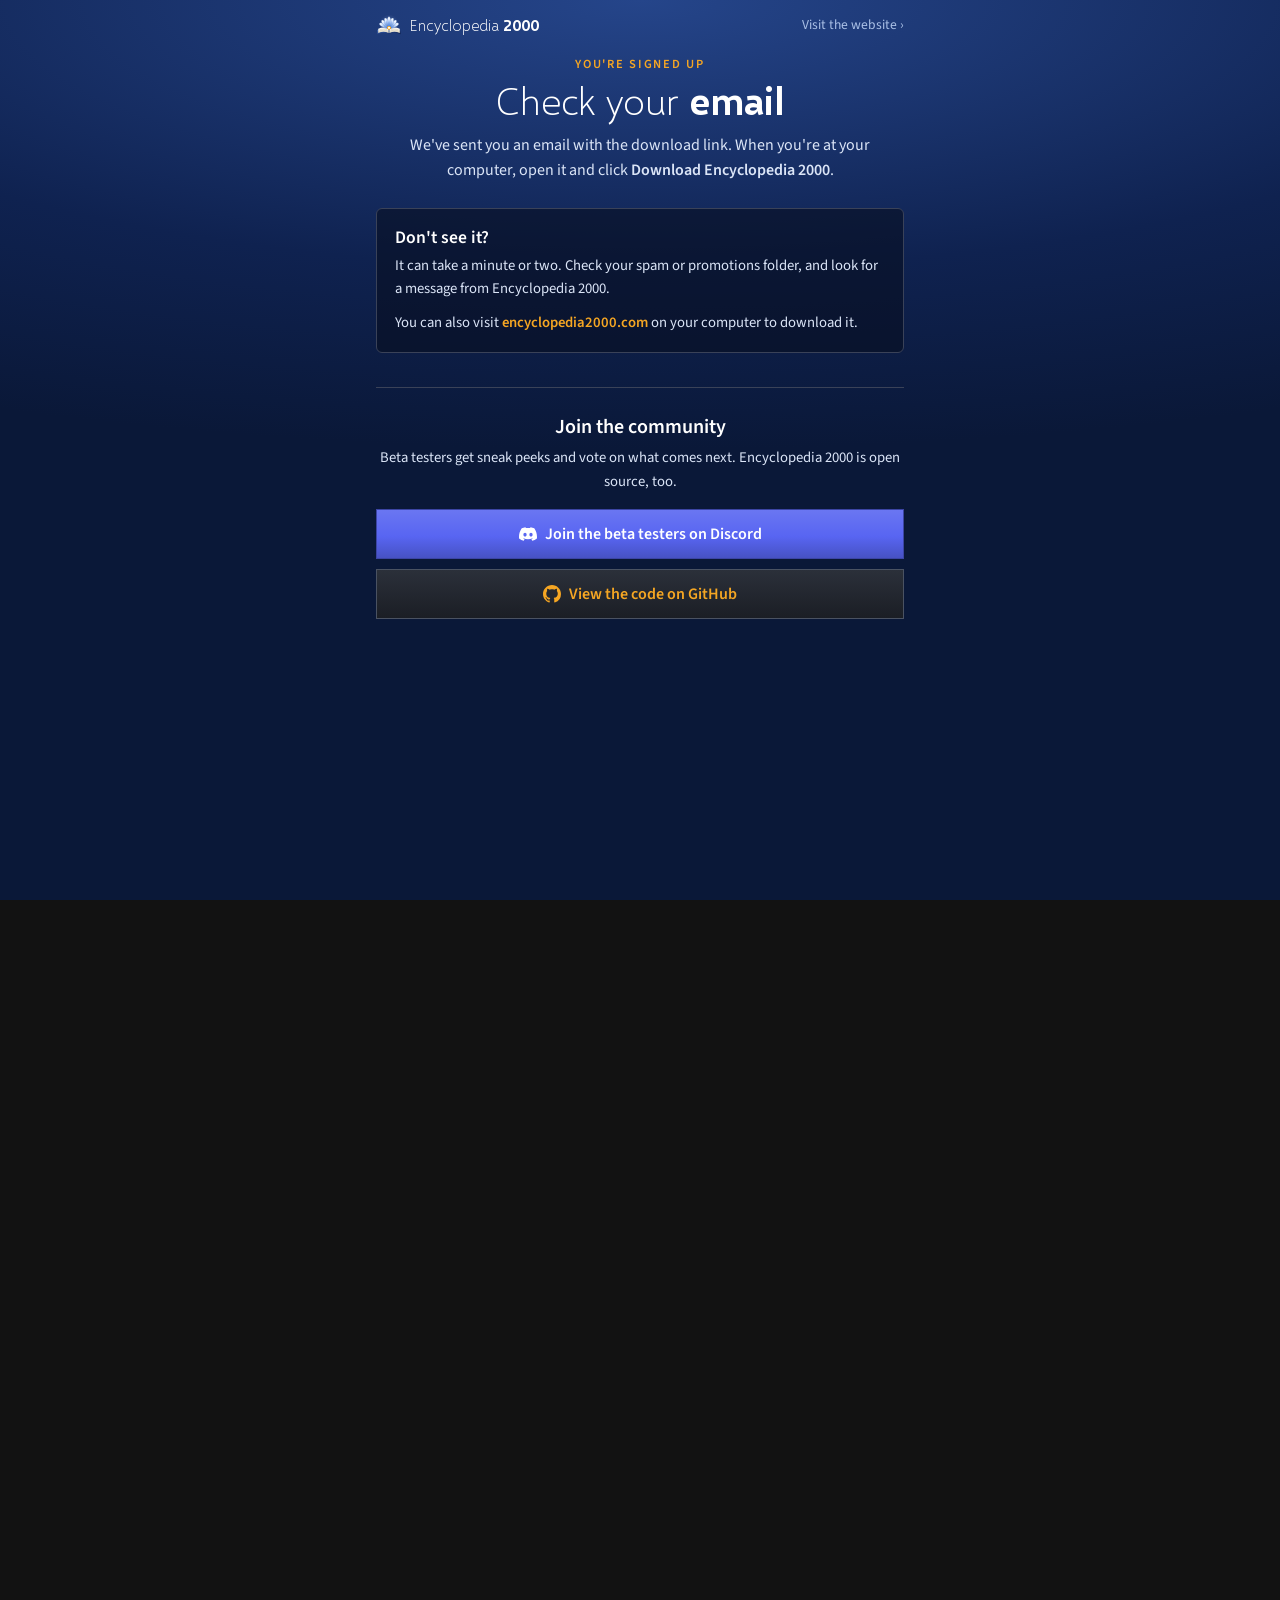
<file: join/thanks/index.html>
<!doctype html>
<html lang="en">
<head>
<meta charset="utf-8">
<!-- Moved to /beta-signup/thanks/ (Oct 2026). -->
<meta name="robots" content="noindex">
<meta http-equiv="refresh" content="0; url=/beta-signup/thanks/">
<link rel="canonical" href="https://encyclopedia2000.com/beta-signup/thanks/">
<title>Encyclopedia 2000</title>
</head>
<body><p><a href="/beta-signup/thanks/">Continue to the Encyclopedia 2000 beta sign-up</a></p></body>
</html>
</file>
<file: site.css>
/* encyclopedia2000.com: the app's own night-blue world, deliberately dark-only.
   Home page: a centered hero with the real Home screen, alternating feature rows, an activities grid,
   a Wikipedia credit, a "software box" download panel, and an FAQ. Privacy and Press pages share the header and footer. */
@import url('fonts/fonts.css');
:root {
  --ink-0: #071330;      /* deepest background */
  --ink-1: #0f2250;      /* page background */
  --ink-2: #1c3566;      /* raised panels */
  --ink-3: #25458a;      /* panel edges, highlights */
  --sky: #aac0e6;        /* secondary text */
  --paper: #eef3fc;      /* primary text */
  --orange: #f5a623;     /* the app's accent */
  --gold: #ffd27a;       /* hover accent */
  --edge: rgba(160, 190, 255, .28);
  --display: "Sora", "Segoe UI", system-ui, sans-serif;
  --body: "Source Sans 3", "Segoe UI", system-ui, sans-serif;
  --wordmark: "Segoe UI", "Selawik", system-ui, sans-serif; /* the app's own wordmark font */
  --wrap: 1120px;
  color-scheme: dark;
}
* { box-sizing: border-box; }
html { scroll-behavior: smooth; }
@media (prefers-reduced-motion: reduce) { html { scroll-behavior: auto; } *, *::before, *::after { animation: none !important; transition: none !important; } }
html, body { margin: 0; }
body { background: var(--ink-1); color: var(--paper); font: 400 1.0625rem/1.6 var(--body); }
a { color: var(--gold); }
a:hover { color: #fff; }
:focus-visible { outline: 2px solid var(--orange); outline-offset: 3px; }
h1, h2, h3 { font-family: var(--display); text-wrap: balance; margin: 0; }
p { margin: 0; }
.wrap { width: 100%; max-width: var(--wrap); margin-inline: auto; padding-inline: 20px; }

/* ---------- header ---------- */
header { position: sticky; top: env(safe-area-inset-top, 0px); z-index: 10; background: rgba(5, 10, 24, .86); backdrop-filter: blur(8px); border-bottom: 1px solid rgba(255, 255, 255, .08); }
header .wrap { display: flex; align-items: center; gap: 24px; height: 58px; }
.brand { display: flex; align-items: center; gap: 10px; color: #fff; text-decoration: none; font: 300 1.1rem var(--wordmark); white-space: nowrap; }
.brand img { width: 30px; height: 30px; }
.brand b { font-weight: 600; }
nav { display: flex; gap: 22px; margin-left: auto; }
@media (max-width: 1060px) { header nav { gap: 16px; } }
nav a { color: var(--sky); text-decoration: none; font-weight: 600; font-size: .95rem; }
nav a:hover { color: #fff; }
.btn { display: inline-flex; align-items: center; gap: 8px; padding: 10px 18px; border: 1px solid #4a5262; background: linear-gradient(#2b303a, #1b1e25);
       color: var(--orange); font: 600 .95rem var(--body); text-decoration: none; white-space: nowrap; cursor: pointer; }
.btn:hover { border-color: var(--orange); background: #333a48; color: var(--orange); }
.btn.primary { background: linear-gradient(#ffc14d, #f5a623 55%, #d4860f); color: #1a1406; border-color: #b8740b; }
.btn.primary:hover { background: linear-gradient(#ffd27a, #ffb52e 55%, #e0920f); color: #1a1406; }
.btn small { font-weight: 400; opacity: .75; }
.btn .gh, .ghlink .gh { width: 18px; height: 18px; fill: currentColor; flex: none; }
.ghlink { display: inline-flex; align-items: center; gap: 6px; }
.hero .lede { font-size: clamp(1.25rem, 3vw, 1.5rem); color: #eef3fc; }
header .btn { padding: 7px 14px; }
@media (max-width: 900px) { header nav { display: none; } header .btn { margin-left: auto; } }

/* ---------- hero ---------- */
.hero { position: relative; overflow: hidden; padding-block: 72px 0; text-align: center;
        background: radial-gradient(ellipse 60% 55% at 50% 30%, #4f78c4 0%, #25458a 45%, transparent 80%), var(--ink-1); }
.hero::before { /* the bloom, drawn with soft petals behind the wordmark */
  content: ""; position: absolute; left: 50%; top: -120px; width: 900px; height: 900px; translate: -50% 0; pointer-events: none; opacity: .32;
  background: repeating-conic-gradient(from 0deg, rgba(220, 232, 255, .55) 0deg 7deg, transparent 7deg 22.5deg);
  -webkit-mask-image: radial-gradient(circle, #000 0, rgba(0, 0, 0, .7) 28%, transparent 62%); mask-image: radial-gradient(circle, #000 0, rgba(0, 0, 0, .7) 28%, transparent 62%);
  filter: blur(6px); animation: turn 120s linear infinite; }
@keyframes turn { to { rotate: 360deg; } }
.hero .wrap { position: relative; }
.mark { width: 84px; height: 84px; margin: 0 auto 18px; filter: drop-shadow(0 0 18px rgba(190, 215, 255, .8)); }
.hero h1 { line-height: 1; font-family: var(--wordmark); }
.hero h1 .e { display: block; font-weight: 300; font-size: clamp(1.7rem, 4vw, 2.5rem); letter-spacing: .03em; }
.hero h1 .y { display: block; font-weight: 600; font-size: clamp(4.2rem, 13vw, 8.5rem); letter-spacing: .06em; text-shadow: 0 4px 30px rgba(5, 15, 45, .7); }
.tag { margin-top: 10px; font: 600 .78rem var(--wordmark); letter-spacing: .5em; color: var(--sky); text-transform: uppercase; }
.lede { max-width: 38em; margin: 26px auto 0; font-size: 1.2rem; color: #dbe5f7; }
.ctas { display: flex; flex-wrap: wrap; justify-content: center; gap: 12px; margin-top: 30px; }
.meta { margin-top: 14px; font-size: .9rem; color: var(--sky); }
.frame { max-width: 1000px; margin: 54px auto 0; border: 1px solid #3a4258; border-bottom: 0; background: #0b0d12;
         box-shadow: 0 -10px 60px rgba(79, 120, 196, .35), 0 30px 80px rgba(0, 0, 0, .6); }
.frame img { display: block; width: 100%; height: auto; }

/* ---------- sections ---------- */
section { padding-block: 88px; }
.head { max-width: 44em; margin-bottom: 44px; }
.head h2 { font-weight: 300; font-size: clamp(1.9rem, 4vw, 2.6rem); line-height: 1.15; margin-top: 8px; }
.head p { margin-top: 14px; color: var(--sky); font-size: 1.1rem; }

/* Feature rows: picture and words side by side, alternating */
.features { background: linear-gradient(var(--ink-0), var(--ink-1) 30%); }
.row { display: grid; grid-template-columns: 1.35fr 1fr; gap: 48px; align-items: center; }
.row + .row { margin-top: 80px; }
.row.flip { grid-template-columns: 1fr 1.35fr; }
.row.flip .shot { order: 2; }
.row > div { min-width: 0; }
.shot { display: block; padding: 0; border: 1px solid var(--edge); background: #000; cursor: zoom-in; box-shadow: 0 18px 50px rgba(0, 0, 0, .5); }
.shot img { display: block; width: 100%; height: auto; }
.row h3 { font-weight: 300; font-size: 1.85rem; margin-top: 6px; }
.row p { margin-top: 12px; color: #d6e1f5; }
.row ul { margin: 16px 0 0; padding: 0; list-style: none; display: grid; gap: 8px; }
.row li { position: relative; padding-left: 22px; color: var(--sky); }
.row li::before { content: ""; position: absolute; left: 4px; top: .62em; width: 7px; height: 7px; rotate: 45deg; background: #7fa6ff; }
@media (max-width: 820px) { .row, .row.flip { grid-template-columns: 1fr; gap: 22px; } .row.flip .shot { order: 0; } }

/* Activities grid */
.grid { display: grid; grid-template-columns: repeat(3, 1fr); gap: 22px; }
@media (max-width: 900px) { .grid { grid-template-columns: repeat(2, 1fr); } }
@media (max-width: 560px) { .grid { grid-template-columns: 1fr; } }
.card { display: flex; flex-direction: column; border: 1px solid var(--edge); background: linear-gradient(rgba(37, 69, 138, .45), rgba(15, 34, 80, .6)); }
.card .shot { border: 0; border-bottom: 1px solid var(--edge); box-shadow: none; }
.card div { padding: 16px 18px 20px; }
.card h3 { font-weight: 600; font-size: 1.05rem; }
.card p { margin-top: 6px; color: var(--sky); font-size: .97rem; }

/* Wikipedia */
.wiki { background: var(--ink-0); }
.wiki .wrap { display: grid; grid-template-columns: 1fr 1fr; gap: 56px; align-items: start; }
.wiki .wrap > div { min-width: 0; }
.wiki h2 { font-weight: 300; font-size: clamp(1.9rem, 4vw, 2.6rem); line-height: 1.15; margin-top: 8px; }
.wiki p + p { margin-top: 14px; }
.wiki .copy p { color: #d6e1f5; }
.facts { border-top: 1px solid var(--edge); }
.facts div { display: flex; justify-content: space-between; gap: 18px; padding: 14px 0; border-bottom: 1px solid var(--edge); }
.facts dt { color: var(--sky); }
.facts dd { margin: 0; text-align: right; font-weight: 600; font-variant-numeric: tabular-nums; }
.wiki .btn { margin-top: 26px; }
@media (max-width: 820px) { .wiki .wrap { grid-template-columns: 1fr; gap: 32px; } }

/* Download: a software-box style panel */
.box { display: grid; grid-template-columns: 1.2fr 1fr; border: 1px solid #4f78c4; background: linear-gradient(135deg, #25458a, #0f2250 70%); box-shadow: 0 24px 70px rgba(0, 0, 0, .5); }
.box > div { min-width: 0; padding: 40px; }
.box h2 { font-weight: 300; font-size: clamp(1.9rem, 4vw, 2.5rem); line-height: 1.15; margin-top: 8px; }
.box p { margin-top: 14px; color: #d6e1f5; }
.box .ctas { justify-content: flex-start; }
.soon { display: inline-block; margin-left: 4px; padding: 1px 7px; background: rgba(245, 166, 35, .2); border: 1px solid var(--orange); color: var(--gold); font: 600 .72rem var(--body); letter-spacing: .08em; text-transform: uppercase; vertical-align: 2px; }
.req { background: rgba(5, 12, 30, .55); border-left: 1px solid var(--edge); }
.req h3 { font: 600 .72rem var(--display); letter-spacing: .28em; text-transform: uppercase; color: var(--orange); }
.req dl { margin: 14px 0 0; }
.req dl div { padding: 10px 0; border-bottom: 1px solid rgba(160, 190, 255, .16); }
.req dt { font-size: .85rem; color: var(--sky); }
.req dd { margin: 2px 0 0; }
@media (max-width: 820px) { .box { grid-template-columns: 1fr; } .box > div { padding: 28px 22px; } .req { border-left: 0; border-top: 1px solid var(--edge); } }

/* FAQ */
.faq { max-width: 52em; }
details { border-bottom: 1px solid var(--edge); }
summary { padding: 18px 0; font: 600 1.08rem var(--body); cursor: pointer; list-style: none; display: flex; justify-content: space-between; gap: 16px; }
summary::-webkit-details-marker { display: none; }
summary::after { content: "+"; color: var(--orange); font: 300 1.4rem/1 var(--display); }
details[open] summary::after { content: "−"; }
details p { padding-bottom: 18px; color: var(--sky); max-width: 44em; }

footer { padding-block: 40px; border-top: 1px solid rgba(255, 255, 255, .08); background: #050a18; color: var(--sky); font-size: .9rem; }
footer .wrap { display: flex; flex-wrap: wrap; gap: 10px 28px; justify-content: space-between; }
footer p + p { margin-top: 6px; }

/* Lightbox */
dialog { max-width: min(1280px, 94vw); padding: 0; border: 1px solid #4f78c4; background: #000; }
dialog::backdrop { background: rgba(3, 8, 22, .85); }
dialog img { display: block; max-width: 100%; max-height: 82vh; height: auto; }
dialog p { padding: 10px 14px; background: #0b0d12; color: var(--sky); font-size: .95rem; }
dialog button { position: absolute; top: 8px; right: 8px; width: 34px; height: 34px; border: 1px solid #4a5262; background: rgba(11, 13, 18, .85); color: #fff; font: 1.2rem/1 var(--body); cursor: pointer; }

/* Download choices */
.box h2.big { font-weight: 600; font-size: clamp(2.2rem, 5vw, 3rem); margin-top: 0; }
.box .sub { margin-top: 6px; color: var(--sky); }
.dl { display: grid; gap: 12px; margin-top: 26px; }
.dl[hidden] { display: none; }
.os-tabs ~ .dl { margin-top: 14px; }
.os-tabs { display: inline-flex; margin-top: 22px; border: 1px solid var(--edge); }
.os-tabs button { padding: 7px 18px; border: 0; background: none; color: var(--sky); font: 600 .9rem var(--body); cursor: pointer; }
.os-tabs button + button { border-left: 1px solid var(--edge); }
.os-tabs button[aria-selected="true"] { background: rgba(245, 166, 35, .18); color: #fff; box-shadow: inset 0 -2px 0 var(--orange); }
.os-tabs button:hover { color: #fff; }
.dl .note { margin-top: 2px; font-size: .9rem; }
.dl code { font-size: .82rem; overflow-wrap: anywhere; }
.dl a, .dl button { display: flex; align-items: center; gap: 14px; padding: 14px 18px; text-decoration: none; }
.dl a svg, .dl button svg { flex: none; width: 22px; height: 22px; fill: currentColor; }
.dl a b, .dl button b { display: block; font-size: 1.1rem; }
.dl a span, .dl button span { display: block; font-size: .9rem; opacity: .8; }
.dl .btn { white-space: normal; text-align: left; font: 600 .95rem var(--body); width: 100%; }
/* Phones and tablets see the "send to yourself" panel; PCs see the download buttons. */
.on-phone { display: none; }
.phone .on-phone { display: block; }
.phone span.on-phone { display: inline; }
.phone .on-pc { display: none; }
.phone.show-dl .on-pc { display: block; }
.phone.show-dl .more-dl { display: none; }
.more-dl { display: inline-block; margin-top: 16px; padding: 4px 0; border: 0; background: none; color: var(--sky); font: .93rem var(--body); text-decoration: underline; text-underline-offset: 3px; cursor: pointer; }
.more-dl:hover { color: var(--gold); }
.phone-warn { margin: 22px 0 12px; }
.topc > p:first-child { margin-top: 22px; color: #eef3fc; }
.topc .dl { margin-top: 16px; }
.choices { display: grid; gap: 10px; margin-top: 22px; }
.choice { display: flex; gap: 14px; align-items: center; padding: 14px 16px; border: 1px solid var(--edge); background: rgba(5, 12, 30, .35); color: var(--paper); text-decoration: none; }
.choice:hover { border-color: var(--orange); background: rgba(245, 166, 35, .1); color: var(--paper); }
.choice b { display: block; font-size: 1.05rem; color: var(--gold); }
.choice span { display: block; font-size: .93rem; color: var(--sky); }
.choice i { flex: none; font-style: normal; font: 600 .7rem var(--display); letter-spacing: .14em; text-transform: uppercase; padding: 3px 7px; border: 1px solid var(--orange); color: var(--gold); }
.features h3 .new { font: 600 .68rem var(--display); letter-spacing: .14em; text-transform: uppercase; padding: 2px 7px; margin-left: 8px; border: 1px solid var(--orange); color: var(--gold); vertical-align: 3px; }
.note { margin-top: 16px; font-size: .93rem; color: var(--sky); }

/* Roadmap */
.plans { display: grid; grid-template-columns: repeat(auto-fit, minmax(230px, 1fr)); gap: 18px; }
.plans div { padding: 18px 20px; border-left: 3px solid var(--orange); background: rgba(5, 12, 30, .3); }
.plans h3 { font-weight: 600; font-size: 1rem; }
.plans p { margin-top: 6px; color: var(--sky); font-size: .97rem; }

/* Footer links */
footer nav { margin: 0; flex-wrap: wrap; gap: 6px 20px; }
footer nav a { font-weight: 400; }

/* Text pages (privacy, press) */
.doc { padding-block: 64px 88px; }
.doc .wrap { max-width: 820px; }
.doc h1 { font-weight: 300; font-size: clamp(2rem, 5vw, 2.8rem); line-height: 1.15; margin-top: 8px; }
.doc .lead { margin-top: 10px; color: var(--sky); }
.doc h2 { font-weight: 600; font-size: 1.25rem; margin-top: 40px; color: var(--gold); }
.doc p, .doc ul { margin-top: 12px; color: #d6e1f5; }
.doc li + li { margin-top: 6px; }
.doc code { font: .92em Consolas, monospace; padding: 1px 5px; background: rgba(0, 0, 0, .3); border: 1px solid var(--edge); }
.table { overflow-x: auto; margin-top: 14px; }
.table table { width: 100%; border-collapse: collapse; font-size: .97rem; }
.table th, .table td { padding: 10px 12px; text-align: left; vertical-align: top; border-bottom: 1px solid var(--edge); }
.table th { color: var(--sky); font-weight: 600; }
.assets { display: grid; grid-template-columns: repeat(auto-fill, minmax(220px, 1fr)); gap: 16px; margin-top: 16px; }
.assets a { display: block; border: 1px solid var(--edge); background: rgba(5, 12, 30, .35); color: var(--sky); text-decoration: none; font-size: .9rem; }
.assets a:hover { border-color: var(--orange); color: #fff; }
.assets img { display: block; width: 100%; height: auto; aspect-ratio: 1283 / 930; object-fit: cover; background: #000; }
.assets .logo img { aspect-ratio: 1; object-fit: contain; padding: 22px; background: radial-gradient(circle, #25458a, #0f2250 70%); }
.assets span { display: block; padding: 8px 10px; }
.copybox { margin-top: 12px; padding: 14px 16px; border: 1px solid var(--edge); background: rgba(5, 12, 30, .35); color: #d6e1f5; }

/* Streamlined layout (2026-10): single-column Wikipedia and Download sections, and a one-line "coming next". */
.wiki.single .wrap { display: block; max-width: 760px; text-align: center; }
.wiki.single .copy .btn { margin-top: 22px; }
.wiki.single h2 { margin-bottom: 20px; }
.tipbtns { display: flex; gap: 12px; justify-content: center; flex-wrap: wrap; margin-top: 22px; }
.wiki.single .copy .tipbtns .btn { margin-top: 0; }
.box.single { grid-template-columns: 1fr; max-width: 760px; margin-inline: auto; }
#next { padding-block: 40px; }
/* Phones: tighter spacing between sections and feature rows. */
@media (max-width: 820px) {
  section { padding-block: 44px; }
  .head { margin-bottom: 24px; }
  .row + .row { margin-top: 44px; }
  .row { gap: 16px; }
  #next { padding-block: 28px; }
}
.morefaq { margin-top: 22px; font-weight: 600; }
.morefaq a { color: var(--orange); text-decoration: none; }
.morefaq a:hover { text-decoration: underline; }
.faqpage .jump { display: flex; flex-wrap: wrap; gap: 8px 18px; margin-top: 18px; }
.faqpage .jump a { color: var(--orange); font-weight: 600; text-decoration: none; }
.faqpage .jump a:hover { text-decoration: underline; }
.faqpage h2 { scroll-margin-top: 80px; }
.faqpage .faq { margin-top: 6px; }
.faqpage details p { margin-top: 0; }
.news { max-width: 520px; margin: 28px auto 0; padding-top: 26px; border-top: 1px solid var(--edge); text-align: center; }
.news:first-child { margin-top: 0; padding-top: 0; border-top: 0; }
.news h3 { font: 600 1.15rem/1.3 var(--body); color: #fff; }
.news p { margin-top: 6px; color: var(--sky); }
.news form { display: flex; gap: 8px; margin-top: 14px; }
.news input[type=email] { flex: 1; min-width: 0; padding: 11px 14px; border: 1px solid #4a5262; border-radius: 4px; background: #0b0d12; color: #fff; font: inherit; }
.news input[type=email]:focus { outline: 2px solid var(--orange); outline-offset: 1px; }
.news .btn { padding-inline: 20px; }
.news p.fine { margin-top: 10px; font-size: .82rem; }
.news input[aria-invalid=true] { border-color: #ff8a7a; }
.news p.err { margin-top: 8px; font-size: .85rem; color: #ff9d8f; }
.news p.fine a { color: var(--sky); }
@media (max-width: 480px) { .news form { flex-direction: column; } .news .btn { justify-content: center; } }
</file>
